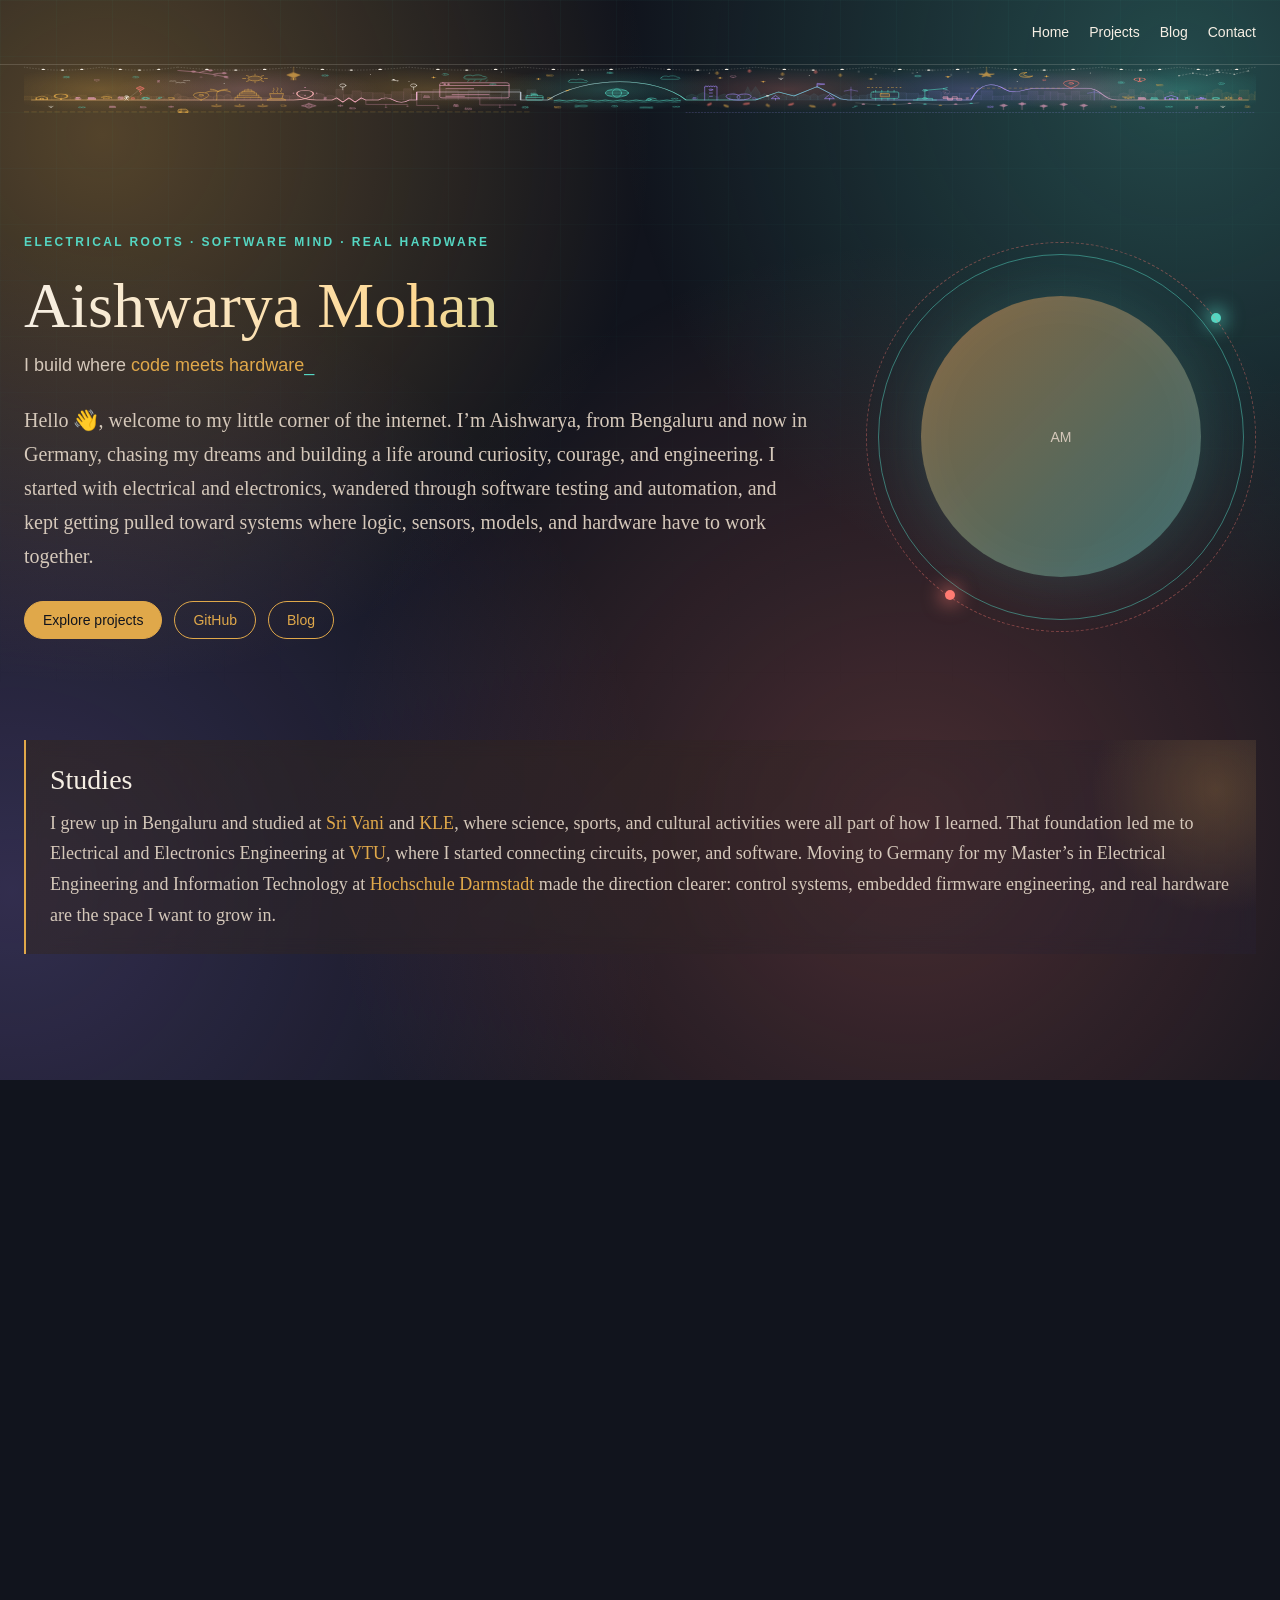
<file: index.html>
<!DOCTYPE html>
<!-- This file is the page the browser shows. -->
<html lang="en">
  <head>
    <meta charset="UTF-8" />
    <meta name="viewport" content="width=device-width, initial-scale=1.0" />
    <!-- Short text that search engines and link previews can show. -->
    <meta
      name="description"
      content="Personal website of Aishwarya Mohan, focused on embedded firmware engineering, control, machine learning, AI technologies, and real hardware."
    />
    <title>Aishwarya Mohan</title>
    <!-- style.css holds the colours and layout. -->
    <link rel="stylesheet" href="style.css" />
  </head>
  <body>
    <!-- Top bar: the page links. The name is the heading below. -->
    <header class="nav">
      <nav class="nav-links">
        <!-- Home stays on this file. The others open their own pages. -->
        <a href="index.html">Home</a>
        <a href="projects.html">Projects</a>
        <a href="blog.html">Blog</a>
        <a href="contact.html">Contact</a>
      </nav>
    </header>

    <!-- Roof: ONE line that tells my story, left to right.            -->
    <!-- Bengaluru -> electrical roots -> first code -> travel ->        -->
    <!-- Darmstadt -> hikes -> firmware -> robots -> control -> next?   -->
    <!-- A spark runs along the line and draws it, then it starts again. -->
    <div class="roof" aria-hidden="true">
      <svg viewBox="-200 0 1600 180" class="roof-art">
        <defs>
          <!-- The line slowly changes colour along the journey. -->
          <linearGradient id="life-gradient" gradientUnits="userSpaceOnUse" x1="-200" y1="0" x2="1400" y2="0">
            <stop offset="0" stop-color="#e0a84a" />
            <stop offset="0.3" stop-color="#f3a6c6" />
            <stop offset="0.55" stop-color="#55d6c2" />
            <stop offset="0.8" stop-color="#a98bff" />
            <stop offset="1" stop-color="#e0a84a" />
          </linearGradient>
          <!-- One sparkle shape, reused below. -->
          <path id="star" d="M0 -4 L1 -1 L4 0 L1 1 L0 4 L-1 1 L-4 0 L-1 -1 Z" />
          <!-- Only show the sea inside this box. -->
          <clipPath id="sea-clip">
            <rect x="488" y="124" width="165" height="16" />
          </clipPath>
        </defs>

        <!-- ===== BACK LAYER: depth behind everything ===== -->
        <defs>
          <radialGradient id="wash-rose">
            <stop offset="0" stop-color="#f3a6c6" stop-opacity="0.22" />
            <stop offset="1" stop-color="#f3a6c6" stop-opacity="0" />
          </radialGradient>
          <radialGradient id="wash-gold">
            <stop offset="0" stop-color="#e0a84a" stop-opacity="0.22" />
            <stop offset="1" stop-color="#e0a84a" stop-opacity="0" />
          </radialGradient>
          <radialGradient id="wash-teal">
            <stop offset="0" stop-color="#55d6c2" stop-opacity="0.22" />
            <stop offset="1" stop-color="#55d6c2" stop-opacity="0" />
          </radialGradient>
          <radialGradient id="wash-coral">
            <stop offset="0" stop-color="#ff7b72" stop-opacity="0.22" />
            <stop offset="1" stop-color="#ff7b72" stop-opacity="0" />
          </radialGradient>
          <radialGradient id="wash-violet">
            <stop offset="0" stop-color="#a98bff" stop-opacity="0.22" />
            <stop offset="1" stop-color="#a98bff" stop-opacity="0" />
          </radialGradient>
          <!-- Vehicles only show on their own road or track. -->
          <clipPath id="road-clip"><rect x="-200" y="160" width="660" height="20" /></clipPath>
          <clipPath id="track-clip"><rect x="660" y="160" width="740" height="20" /></clipPath>
        </defs>

        <!-- Soft colour per season: spring, summer, monsoon, autumn, winter. -->
        <g class="washes">
          <ellipse class="wash" style="--i: 0" cx="90" cy="90" rx="170" ry="85" fill="url(#wash-rose)" />
          <ellipse class="wash" style="--i: 1" cx="330" cy="90" rx="170" ry="85" fill="url(#wash-gold)" />
          <ellipse class="wash" style="--i: 2" cx="560" cy="90" rx="150" ry="85" fill="url(#wash-teal)" />
          <ellipse class="wash" style="--i: 3" cx="790" cy="90" rx="170" ry="85" fill="url(#wash-coral)" />
          <ellipse class="wash" style="--i: 4" cx="1030" cy="90" rx="170" ry="85" fill="url(#wash-violet)" />
          <ellipse class="wash" style="--i: 5" cx="1180" cy="90" rx="120" ry="85" fill="url(#wash-rose)" />
        </g>

        <!-- One faint skyline from home to Germany. -->
        <path class="skyline" d="M0 130 V120 q6.5 -10 13 0 V130 V121 h8 V130 V117 h9 V130 V119 q8 -10 16 0 V130 V116 q7 -10 14 0 V130 V114 q4.5 -10 9 0 V130 V119 h9 V130 V113 h8 V130 V119 q4 -10 8 0 V130 V118 q5 -10 10 0 V130 V121 h16 V130 V109 h16 V130 V113 h9 V130 V117 q5.5 -10 11 0 V130 V113 q4.5 -10 9 0 V130 V115 h11 V130 V110 q7 -10 14 0 V130 V117 q7.5 -10 15 0 V130 V90 h10 V130 V110 h11 V130 V96 h12 V130 V102 h15 V130 V103 h15 V130 V109 h9 V130 V99 h16 V130 V88 h10 V130 V108 h13 V130 V99 h15 V130 V91 h8 V130 V88 h9 V130 V94 h16 V130 V102 h13 V130 V93 h13 V130 V94 h15 V130 V110 h15 V130 V104 h9 V130 V90 h15 V130 V111 h9 V130 V92 h12 V130 H660 V116 l7.5 -8 l7.5 8 V130 V110 l7 -8 l7 8 V130 V120 l6.5 -8 l6.5 8 V130 V115 l7.5 -8 l7.5 8 V130 V111 l5 -8 l5 8 V130 V113 l4.5 -8 l4.5 8 V130 V104 l4 -24 l4 24 V130 V104 l6 -24 l6 24 V130 V114 l5.5 -8 l5.5 8 V130 V113 l7 -8 l7 8 V130 V118 l4.5 -8 l4.5 8 V130 V114 l7.5 -8 l7.5 8 V130 V116 l8 -8 l8 8 V130 V114 l5 -8 l5 8 V130 V116 l8 -8 l8 8 V130 V115 l7 -8 l7 8 V130 V117 l7 -8 l7 8 V130 V119 l5 -8 l5 8 V130 V112 h10 V130 V109 h11 V130 V101 h8 V130 V108 h10 V130 V116 h12 V130 V103 h10 V130 V105 h16 V130 V112 h13 V130 V97 h16 V130 V102 h8 V130 V104 h16 V130 V104 h14 V130 V113 h14 V130 V96 h15 V130 V115 h14 V130 V114 h11 V130 V102 h11 V130 V113 h10 V130 V97 h13 V130 V113 h8 V130 V98 h8 V130 V99 h10 V130 V105 h9 V130 V114 h8 V130 V97 h11 V130 V112 h14 V130 V105 h12 V130 V101 h13 V130 V130 H0 Z" />

        <!-- More tiny stars to fill the sky. -->
        <circle class="dot-star" style="--i: 0" cx="60" cy="70" r="0.9" />
        <circle class="dot-star" style="--i: 1" cx="250" cy="36" r="0.9" />
        <circle class="dot-star" style="--i: 2" cx="420" cy="26" r="0.9" />
        <circle class="dot-star" style="--i: 3" cx="520" cy="34" r="0.9" />
        <circle class="dot-star" style="--i: 4" cx="690" cy="30" r="0.9" />
        <circle class="dot-star" style="--i: 5" cx="820" cy="38" r="0.9" />
        <circle class="dot-star" style="--i: 6" cx="960" cy="28" r="0.9" />
        <circle class="dot-star" style="--i: 7" cx="1090" cy="60" r="0.9" />
        <circle class="dot-star" style="--i: 8" cx="1185" cy="30" r="0.9" />
        <circle class="dot-star" style="--i: 9" cx="300" cy="60" r="0.9" />

        <!-- Wind turbines: clean energy, they keep turning. -->
        <g class="violet">
          <g class="turbine">
            <path d="M874 130 V92" />
            <g class="blades" style="--i: 0; transform-origin: 874px 92px">
              <path d="M874 92 V82 M874 92 L882.7 97 M874 92 L865.3 97" />
            </g>
          </g>
          <g class="turbine">
            <path d="M1190 130 V100" />
            <g class="blades" style="--i: 1; transform-origin: 1190px 100px">
              <path d="M1190 100 V90 M1190 100 L1198.7 105 M1190 100 L1181.3 105" />
            </g>
          </g>
        </g>

        <!-- A flock of birds crossing the whole sky. -->
        <path id="bird-route" d="M-40 70 C300 30 600 80 1240 40" stroke="none" />
        <g class="birds">
          <path class="bird" d="M0 0 q3 -3 6 0 q3 -3 6 0" />
          <path class="bird" style="--i: 1" d="M10 -8 q2 -2 4 0 q2 -2 4 0" />
          <path class="bird" style="--i: 2" d="M-8 -6 q2 -2 4 0 q2 -2 4 0" />
          <animateMotion dur="40s" repeatCount="indefinite">
            <mpath href="#bird-route" />
          </animateMotion>
        </g>

        <!-- Ground: a Bangalore road with an auto-rickshaw, German tracks with a train. -->
        <path class="road" d="M-200 174 H460" />
        <g clip-path="url(#road-clip)">
          <g class="auto">
            <path d="M0 174 V167 Q0 164 4 164 H10 L13 169 V174 Z M4 164 V174" />
            <circle cx="2.5" cy="175" r="1.6" />
            <circle cx="11" cy="175" r="1.6" />
          </g>
        </g>
        <path class="track" d="M660 175 H1400" />
        <g clip-path="url(#track-clip)">
          <g class="train">
            <path d="M0 173 V167 H16 V173 Z M18 173 V167 H34 V173 Z M36 173 V167 H48 Q54 167 56 173 Z" />
            <path d="M3 169 H13 M21 169 H31 M39 169 H48" />
          </g>
        </g>

        <!-- Jasmine (mallige) garland: the roof trim, from home. -->
        <path class="garland" d="M0 8 Q75 30 150 8 Q225 30 300 8 Q375 30 450 8 Q525 30 600 8 Q675 30 750 8 Q825 30 900 8 Q975 30 1050 8 Q1125 30 1200 8" />
        <g class="buds">
          <circle class="bud" style="--i: 0" cx="37.5" cy="16.25" r="2.4" />
          <circle class="bud" style="--i: 1" cx="75" cy="19" r="2.4" />
          <circle class="bud" style="--i: 2" cx="112.5" cy="16.25" r="2.4" />
          <circle class="bud" style="--i: 3" cx="187.5" cy="16.25" r="2.4" />
          <circle class="bud" style="--i: 4" cx="225" cy="19" r="2.4" />
          <circle class="bud" style="--i: 5" cx="262.5" cy="16.25" r="2.4" />
          <circle class="bud" style="--i: 6" cx="337.5" cy="16.25" r="2.4" />
          <circle class="bud" style="--i: 7" cx="375" cy="19" r="2.4" />
          <circle class="bud" style="--i: 8" cx="412.5" cy="16.25" r="2.4" />
          <circle class="bud" style="--i: 9" cx="487.5" cy="16.25" r="2.4" />
          <circle class="bud" style="--i: 10" cx="525" cy="19" r="2.4" />
          <circle class="bud" style="--i: 11" cx="562.5" cy="16.25" r="2.4" />
          <circle class="bud" style="--i: 12" cx="637.5" cy="16.25" r="2.4" />
          <circle class="bud" style="--i: 13" cx="675" cy="19" r="2.4" />
          <circle class="bud" style="--i: 14" cx="712.5" cy="16.25" r="2.4" />
          <circle class="bud" style="--i: 15" cx="787.5" cy="16.25" r="2.4" />
          <circle class="bud" style="--i: 16" cx="825" cy="19" r="2.4" />
          <circle class="bud" style="--i: 17" cx="862.5" cy="16.25" r="2.4" />
          <circle class="bud" style="--i: 18" cx="937.5" cy="16.25" r="2.4" />
          <circle class="bud" style="--i: 19" cx="975" cy="19" r="2.4" />
          <circle class="bud" style="--i: 20" cx="1012.5" cy="16.25" r="2.4" />
          <circle class="bud" style="--i: 21" cx="1087.5" cy="16.25" r="2.4" />
          <circle class="bud" style="--i: 22" cx="1125" cy="19" r="2.4" />
          <circle class="bud" style="--i: 23" cx="1162.5" cy="16.25" r="2.4" />
        </g>

        <!-- Sparkles in the sky. -->
        <use href="#star" class="twinkle" style="--i: 0" x="150" y="52" />
        <use href="#star" class="twinkle" style="--i: 1" x="332" y="46" />
        <use href="#star" class="twinkle" style="--i: 2" x="468" y="52" />
        <use href="#star" class="twinkle" style="--i: 3" x="704" y="48" />
        <use href="#star" class="twinkle" style="--i: 4" x="760" y="62" />
        <use href="#star" class="twinkle" style="--i: 5" x="900" y="52" />
        <use href="#star" class="twinkle" style="--i: 6" x="1000" y="44" />
        <use href="#star" class="twinkle" style="--i: 7" x="1128" y="42" />

        <!-- ===== MANY SMALL THINGS: tiny icons of my life ===== -->
        <defs>
          <symbol id="i-gear" viewBox="0 0 10 10"><circle cx="5" cy="5" r="2.5" /><path d="M5 0.5 V2 M5 8 V9.5 M0.5 5 H2 M8 5 H9.5 M1.8 1.8 L2.9 2.9 M7.1 7.1 L8.2 8.2 M8.2 1.8 L7.1 2.9 M2.9 7.1 L1.8 8.2" /></symbol>
          <symbol id="i-led" viewBox="0 0 10 10"><path d="M3 6 V4 A2 2 0 0 1 7 4 V6 Z M4 6 V10 M6 6 V9" /></symbol>
          <symbol id="i-cap" viewBox="0 0 10 10"><path d="M5 0 V4 M2 4 H8 M2 6 H8 M5 6 V10" /></symbol>
          <symbol id="i-battery" viewBox="0 0 10 10"><rect x="1" y="3" width="7" height="4" rx="0.5" /><path d="M8.5 4.3 V5.7 M3 4 V6" /></symbol>
          <symbol id="i-meter" viewBox="0 0 10 10"><rect x="2" y="0.5" width="6" height="9" rx="1" /><rect x="3" y="1.5" width="4" height="2.5" /><circle cx="5" cy="6.5" r="1.5" /></symbol>
          <symbol id="i-books" viewBox="0 0 10 10"><rect x="1" y="6.5" width="8" height="2.5" /><rect x="2" y="4" width="7" height="2.5" /><rect x="1.5" y="1.5" width="6" height="2.5" /></symbol>
          <symbol id="i-gradcap" viewBox="0 0 10 10"><path d="M0 4 L5 1.5 L10 4 L5 6.5 Z M2.5 5.2 V7.5 Q5 9 7.5 7.5 V5.2 M10 4 V7" /></symbol>
          <symbol id="i-laptop" viewBox="0 0 10 10"><rect x="2" y="1.5" width="6" height="5" rx="0.5" /><path d="M0.5 8.5 H9.5 L8.5 6.5 H1.5 Z" /></symbol>
          <symbol id="i-camera" viewBox="0 0 10 10"><rect x="1" y="3" width="8" height="5.5" rx="1" /><circle cx="5" cy="5.7" r="1.8" /><path d="M3.5 3 L4.2 1.8 H5.8 L6.5 3" /></symbol>
          <symbol id="i-passport" viewBox="0 0 10 10"><rect x="2" y="0.5" width="6" height="9" rx="0.8" /><circle cx="5" cy="4" r="1.6" /><path d="M3.5 7 H6.5" /></symbol>
          <symbol id="i-compass" viewBox="0 0 10 10"><circle cx="5" cy="5" r="4" /><path d="M5 2 L6 5 L5 8 L4 5 Z" /></symbol>
          <symbol id="i-backpack" viewBox="0 0 10 10"><rect x="2" y="2.5" width="6" height="7" rx="2" /><path d="M3.5 2.5 V1.5 H6.5 V2.5" /><rect x="3.5" y="5.5" width="3" height="2" /></symbol>
          <symbol id="i-boot" viewBox="0 0 10 10"><path d="M3 1 H5.5 V5 L8.5 6.5 Q9.5 7 9.5 8.5 V9.5 H3 Z M3 7.5 H9.5" /></symbol>
          <symbol id="i-pawn" viewBox="0 0 10 10"><circle cx="5" cy="2.5" r="1.5" /><path d="M3.5 9.5 H6.5 M4 9.5 L4.4 5 H5.6 L6 9.5 M3.5 5 H6.5" /></symbol>
          <symbol id="i-shuttle" viewBox="0 0 10 10"><path d="M5 9 L2 2 M5 9 L8 2 M5 9 V1.5 M2.5 3.5 H7.5" /><circle cx="5" cy="9" r="0.8" /></symbol>
          <symbol id="i-goggles" viewBox="0 0 10 10"><circle cx="3" cy="5" r="2" /><circle cx="7" cy="5" r="2" /><path d="M1 5 H0 M9 5 H10" /></symbol>
          <symbol id="i-mug" viewBox="0 0 10 10"><path d="M2 2 H7 V8 Q7 9 6 9 H3 Q2 9 2 8 Z M7 3.5 Q9 3.5 9 5.5 Q9 7 7 7" /></symbol>
          <symbol id="i-heart" viewBox="0 0 10 10"><path d="M5 9 C1 6 0 4 2 2 C3.5 0.8 5 2 5 3 C5 2 6.5 0.8 8 2 C10 4 9 6 5 9 Z" /></symbol>
          <symbol id="i-plant" viewBox="0 0 10 10"><path d="M3 6 H7 L6.5 9.5 H3.5 Z M5 6 V3 M5 4 C3 4 2.5 2 2.5 1.5 C4 1.5 5 2.5 5 4 M5 3.5 C7 3.5 7.5 1.5 7.5 1 C6 1 5 2 5 3.5" /></symbol>
          <symbol id="i-bike" viewBox="0 0 10 10"><circle cx="2.5" cy="7" r="2" /><circle cx="7.5" cy="7" r="2" /><path d="M2.5 7 L4.5 3.5 H7 L7.5 7 M4.5 3.5 L5.5 7 L7 3.5 M4 2.5 H5.5" /></symbol>
          <symbol id="i-umbrella" viewBox="0 0 10 10"><path d="M1 5 Q5 0 9 5 Z M5 5 V8.5 Q5 9.5 4 9.5" /></symbol>
          <symbol id="i-ticket" viewBox="0 0 10 10"><rect x="0.5" y="2.5" width="9" height="5" rx="0.6" /><path d="M6.5 2.5 V7.5 M2 4.5 H5 M2 6 H4" /></symbol>
          <symbol id="i-scope" viewBox="0 0 10 10"><rect x="0.5" y="1.5" width="9" height="7" rx="1" /><path d="M1.5 5 H3 L4 3 L5 7 L6 3 L7 5 H8.5" /></symbol>
          <symbol id="i-house" viewBox="0 0 10 10"><path d="M1 5 L5 1.5 L9 5 V9.5 H1 Z M4 9.5 V6.5 H6 V9.5" /></symbol>
          <symbol id="i-tree" viewBox="0 0 10 10"><circle cx="5" cy="4" r="3.5" /><path d="M5 7.5 V9.8" /></symbol>
          <symbol id="i-balloon" viewBox="0 0 10 10"><path d="M5 0.5 C8 0.5 9 3 9 4.5 C9 6.5 6.5 7.5 6 8 H4 C3.5 7.5 1 6.5 1 4.5 C1 3 2 0.5 5 0.5 Z M4 8 L4.3 9.5 H5.7 L6 8 M5 0.5 V8" /></symbol>
          <symbol id="i-wrench" viewBox="0 0 10 10"><path d="M2 8.5 L6 4.5 M6 4.5 A2.2 2.2 0 1 1 8.5 2 L7 3.5" /></symbol>
          <symbol id="i-chip" viewBox="0 0 10 10"><rect x="2.5" y="2.5" width="5" height="5" /><path d="M4 2.5 V1 M6 2.5 V1 M4 7.5 V9 M6 7.5 V9 M2.5 4 H1 M2.5 6 H1 M7.5 4 H9 M7.5 6 H9" /></symbol>
        </defs>
          <ellipse class="wash" style="--i: 6" cx="-100" cy="90" rx="140" ry="85" fill="url(#wash-gold)" />
          <ellipse class="wash" style="--i: 7" cx="1300" cy="90" rx="140" ry="85" fill="url(#wash-teal)" />
          <path class="skyline" d="M-200 130 V116 h10 V130 V117 h13 V130 V115 l6.5 -6 l6.5 6 V130 V116 h13 V130 V112 l5.5 -6 l5.5 6 V130 V120 l5 -6 l5 6 V130 V112 h11 V130 V124 h12 V130 V117 h10 V130 V114 l5.5 -6 l5.5 6 V130 V116 l3.5 -6 l3.5 6 V130 V121 h7 V130 V124 h11 V130 V117 h9 V130 V116 l4 -6 l4 6 V130 V117 l4.5 -6 l4.5 6 V130 V117 h7 V130 V116 h10 V130 V123 h13 V130 V112 l4.5 -6 l4.5 6 V130 V130 H-200 Z" />
          <path class="skyline" d="M1200 130 V118 l4.5 -6 l4.5 6 V130 V115 h13 V130 V109 l6.5 -6 l6.5 6 V130 V91 h7 V130 V112 h8 V130 V103 l3.5 -6 l3.5 6 V130 V106 h12 V130 V98 l5.5 -6 l5.5 6 V130 V110 l6 -6 l6 6 V130 V108 l4.5 -6 l4.5 6 V130 V94 h10 V130 V111 h8 V130 V117 h7 V130 V113 h10 V130 V104 h8 V130 V94 l6 -6 l6 6 V130 V106 l6 -6 l6 6 V130 V112 l5 -6 l5 6 V130 V93 h13 V130 V112 l3.5 -6 l3.5 6 V130 V99 h13 V130 V130 H1200 Z" />
          <path class="garland" d="M-200 8 Q-150 30 -100 8 Q-50 30 0 8 M1200 8 Q1250 30 1300 8 Q1350 30 1400 8" />
          <circle class="bud" style="--i: 40" cx="-175" cy="16.25" r="2.2" />
          <circle class="bud" style="--i: 41" cx="-150" cy="19" r="2.2" />
          <circle class="bud" style="--i: 42" cx="-125" cy="16.25" r="2.2" />
          <circle class="bud" style="--i: 43" cx="-75" cy="16.25" r="2.2" />
          <circle class="bud" style="--i: 44" cx="-50" cy="19" r="2.2" />
          <circle class="bud" style="--i: 45" cx="-25" cy="16.25" r="2.2" />
          <circle class="bud" style="--i: 46" cx="1225" cy="16.25" r="2.2" />
          <circle class="bud" style="--i: 47" cx="1250" cy="19" r="2.2" />
          <circle class="bud" style="--i: 48" cx="1275" cy="16.25" r="2.2" />
          <circle class="bud" style="--i: 49" cx="1325" cy="16.25" r="2.2" />
          <circle class="bud" style="--i: 50" cx="1350" cy="19" r="2.2" />
          <circle class="bud" style="--i: 51" cx="1375" cy="16.25" r="2.2" />

        <!-- Childhood (left): home, mango tree, school, first tools. -->
        <g class="icons">
          <use href="#i-house" class="small gold" style="--i: 0" x="-186" y="112" width="18" height="18" />
          <use href="#i-tree" class="small sway-small gold" style="--i: 0" x="-164" y="106" width="24" height="24" />
          <use href="#i-backpack" class="small rose" style="--i: 0" x="-136" y="118" width="12" height="12" />
          <use href="#i-books" class="small rose" style="--i: 0" x="-118" y="118" width="12" height="12" />
          <use href="#i-gradcap" class="small gold" style="--i: 0" x="-100" y="114" width="14" height="14" />
          <use href="#i-meter" class="small rose" style="--i: 0" x="-80" y="117" width="12" height="12" />
          <use href="#i-led" class="small blink coral" style="--i: 1" x="-64" y="118" width="11" height="11" />
          <use href="#i-chip" class="small teal" style="--i: 0" x="-48" y="118" width="12" height="12" />
          <use href="#i-wrench" class="small teal" style="--i: 0" x="-30" y="118" width="11" height="11" />
          <use href="#i-mug" class="small gold" style="--i: 0" x="-14" y="118" width="11" height="11" />
          <use href="#i-gear" class="tiny teal" style="--i: 0" x="-150" y="40" width="10" height="10" />
          <use href="#i-heart" class="tiny pulse rose" style="--i: 0" x="-110" y="52" width="9" height="9" />
          <use href="#i-compass" class="tiny teal" style="--i: 0" x="-60" y="40" width="10" height="10" />
          <use href="#i-pawn" class="tiny rose" style="--i: 0" x="-30" y="56" width="9" height="9" />
          <use href="#i-shuttle" class="tiny cream" style="--i: 0" x="-170" y="150" width="10" height="10" />
          <use href="#i-goggles" class="tiny teal" style="--i: 0" x="-130" y="152" width="10" height="10" />
          <use href="#i-books" class="tiny rose" style="--i: 0" x="-90" y="150" width="10" height="10" />
          <use href="#i-battery" class="tiny rose" style="--i: 0" x="-50" y="152" width="10" height="10" />
          <use href="#i-cap" class="tiny rose" style="--i: 0" x="-14" y="150" width="10" height="10" />

        <!-- Future (right): Master's, books, a home, a plant, a bike, dreams in the sky. -->
          <use href="#i-gradcap" class="small toss gold" style="--i: 0" x="1226" y="112" width="16" height="16" />
          <use href="#i-books" class="small rose" style="--i: 0" x="1246" y="118" width="12" height="12" />
          <use href="#i-laptop" class="small teal" style="--i: 0" x="1262" y="118" width="12" height="12" />
          <use href="#i-house" class="small violet" style="--i: 0" x="1280" y="110" width="20" height="20" />
          <use href="#i-heart" class="tiny pulse rose" style="--i: 0" x="1286" y="98" width="8" height="8" />
          <use href="#i-plant" class="small sway-small teal" style="--i: 0" x="1304" y="116" width="14" height="14" />
          <use href="#i-bike" class="small violet" style="--i: 0" x="1322" y="116" width="14" height="14" />
          <use href="#i-chip" class="small teal" style="--i: 0" x="1342" y="118" width="12" height="12" />
          <use href="#i-gear" class="small spin-small gold" style="--i: 0" x="1358" y="116" width="13" height="13" />
          <use href="#i-led" class="small blink coral" style="--i: 2" x="1374" y="118" width="11" height="11" />
          <use href="#i-balloon" class="small float coral" style="--i: 0" x="1240" y="46" width="18" height="18" />
          <use href="#i-camera" class="tiny teal" style="--i: 0" x="1220" y="60" width="10" height="10" />
          <use href="#i-ticket" class="tiny gold" style="--i: 0" x="1270" y="70" width="10" height="10" />
          <use href="#i-compass" class="tiny teal" style="--i: 0" x="1350" y="64" width="10" height="10" />
          <use href="#i-mug" class="tiny gold" style="--i: 0" x="1210" y="150" width="10" height="10" />
          <use href="#i-boot" class="tiny violet" style="--i: 0" x="1246" y="152" width="10" height="10" />
          <use href="#i-goggles" class="tiny teal" style="--i: 0" x="1282" y="150" width="10" height="10" />
          <use href="#i-pawn" class="tiny rose" style="--i: 0" x="1318" y="152" width="10" height="10" />
          <use href="#i-shuttle" class="tiny cream" style="--i: 0" x="1352" y="150" width="10" height="10" />
          <use href="#i-passport" class="tiny gold" style="--i: 0" x="1384" y="150" width="10" height="10" />
          <g class="constellation">
            <path d="M1300 40 L1318 30 L1336 38 L1352 26 L1372 34 L1390 22" />
            <circle cx="1300" cy="40" r="1.4" /><circle cx="1318" cy="30" r="1.4" /><circle cx="1336" cy="38" r="1.4" />
            <circle cx="1352" cy="26" r="1.4" /><circle cx="1372" cy="34" r="1.4" /><circle cx="1390" cy="22" r="1.4" />
          </g>
          <use href="#star" class="twinkle" style="--i: 3" x="1394" y="124" />

        <!-- Small things in every gap along the way. -->
          <use href="#i-gear" class="tiny teal" style="--i: 0" x="186" y="34" width="10" height="10" />
          <use href="#i-compass" class="tiny teal" style="--i: 1" x="342" y="30" width="10" height="10" />
          <use href="#i-ticket" class="tiny gold" style="--i: 2" x="478" y="34" width="10" height="10" />
          <use href="#i-camera" class="tiny teal" style="--i: 3" x="556" y="24" width="10" height="10" />
          <use href="#i-umbrella" class="tiny teal" style="--i: 4" x="404" y="66" width="10" height="10" />
          <use href="#i-heart" class="tiny rose" style="--i: 5" x="716" y="38" width="10" height="10" />
          <use href="#i-shuttle" class="tiny cream" style="--i: 6" x="778" y="46" width="10" height="10" />
          <use href="#i-chip" class="tiny teal" style="--i: 7" x="956" y="36" width="10" height="10" />
          <use href="#i-led" class="tiny coral" style="--i: 8" x="1120" y="50" width="10" height="10" />
          <use href="#i-pawn" class="tiny rose" style="--i: 9" x="186" y="119" width="10" height="10" />
          <use href="#i-laptop" class="tiny rose" style="--i: 10" x="318" y="112" width="10" height="10" />
          <use href="#i-camera" class="tiny teal" style="--i: 11" x="457" y="102" width="10" height="10" />
          <use href="#i-passport" class="tiny gold" style="--i: 12" x="478" y="119" width="10" height="10" />
          <use href="#i-backpack" class="tiny violet" style="--i: 13" x="666" y="119" width="10" height="10" />
          <use href="#i-boot" class="tiny violet" style="--i: 14" x="744" y="119" width="10" height="10" />
          <use href="#i-pawn" class="tiny rose" style="--i: 15" x="1020" y="119" width="10" height="10" />
          <use href="#i-goggles" class="tiny teal" style="--i: 16" x="640" y="120" width="10" height="10" />
          <use href="#i-mug" class="tiny gold" style="--i: 17" x="132" y="146" width="10" height="10" />
          <use href="#i-cap" class="tiny rose" style="--i: 18" x="206" y="146" width="10" height="10" />
          <use href="#i-battery" class="tiny rose" style="--i: 19" x="222" y="156" width="10" height="10" />
          <use href="#i-meter" class="tiny rose" style="--i: 20" x="356" y="146" width="10" height="10" />
          <use href="#i-scope" class="tiny rose" style="--i: 21" x="372" y="158" width="10" height="10" />
          <use href="#i-gear" class="tiny teal" style="--i: 22" x="446" y="152" width="10" height="10" />
          <use href="#i-ticket" class="tiny gold" style="--i: 23" x="488" y="152" width="10" height="10" />
          <use href="#i-compass" class="tiny teal" style="--i: 24" x="562" y="148" width="10" height="10" />
          <use href="#i-goggles" class="tiny teal" style="--i: 25" x="642" y="150" width="10" height="10" />
          <use href="#i-wrench" class="tiny teal" style="--i: 26" x="874" y="150" width="10" height="10" />
          <use href="#i-gear" class="tiny violet" style="--i: 27" x="1050" y="150" width="10" height="10" />
        </g>

        <!-- ===== SEASONS AND FESTIVALS around the whole year ===== -->
        <defs>
          <path id="leaf" d="M0 -4 C3 -2 3 2 0 4 C-3 2 -3 -2 0 -4 Z M0 -4 V4" />
          <circle id="flake" r="1.3" />
          <ellipse id="petal" rx="2" ry="1.2" />
        </defs>

        <g class="seasons">
          <!-- Spring: a blossom branch from the top corner, petals drifting down. -->
          <g class="rose">
            <path d="M0 20 C20 24 40 30 62 44 M28 28 C32 22 38 20 42 20 M46 34 C50 30 56 30 60 30" />
            <circle class="blossom" cx="42" cy="20" r="2.4" />
            <circle class="blossom" cx="60" cy="30" r="2.4" />
            <circle class="blossom" cx="62" cy="44" r="2.4" />
            <circle class="blossom" cx="20" cy="24" r="2.4" />
          <use href="#petal" class="petal-fall" style="--i: 0" x="30" y="44" />
          <use href="#petal" class="petal-fall" style="--i: 1" x="48" y="40" />
          <use href="#petal" class="petal-fall" style="--i: 2" x="64" y="48" />
          </g>

          <!-- Diwali: a lantern (akash kandil) hangs from the garland. -->
          <g class="gold lantern">
            <path d="M150 8 V28" />
            <path class="lantern-body" d="M150 28 L158 37 L150 48 L142 37 Z M142 37 H158" />
            <path d="M147 48 V55 M150 48 V57 M153 48 V55" />
          </g>

          <!-- Diwali: three diyas (oil lamps) with flickering flames. -->
          <g class="gold">
            <path d="M44 152 Q50 158 56 152 Z M74 152 Q80 158 86 152 Z M104 152 Q110 158 116 152 Z" />
            <path class="flame" d="M50 150 C48 147 50 144 50 142 C50 144 52 147 50 150 Z" />
            <path class="flame" style="animation-delay: -0.3s" d="M80 150 C78 147 80 144 80 142 C80 144 82 147 80 150 Z" />
            <path class="flame" style="animation-delay: -0.6s" d="M110 150 C108 147 110 144 110 142 C110 144 112 147 110 150 Z" />
          </g>

          <!-- Rangoli under the kolam loop, drawn again and again. -->
          <g class="rose">
            <path class="rangoli" pathLength="1" d="M170 142 C176 147 176 155 170 160 C164 155 164 147 170 142 Z M161 151 C166 145 174 145 179 151 C174 157 166 157 161 151 Z" />
            <circle class="rangoli-dot" cx="170" cy="151" r="1.4" />
          </g>

          <!-- Monsoon: a rain cloud over the code window. -->
          <g class="teal">
            <path d="M372 44 a6 6 0 0 1 11 -4 a7 7 0 0 1 13 2 a5 5 0 0 1 0 10 H375 a5 5 0 0 1 -3 -8 Z" />
            <path class="rain" style="--i: 0" d="M378 56 l-2 5" />
            <path class="rain" style="--i: 1" d="M386 56 l-2 5" />
            <path class="rain" style="--i: 2" d="M394 56 l-2 5" />
            <path class="rain" style="--i: 3" d="M402 56 l-2 5" />
          </g>

          <!-- Electrical roots: circuit traces grow down from the line. -->
          <g class="rose roots">
            <path d="M244 131 V146 H270 V158 M270 146 H298 V154 M310 131 V150 H338 V160 M392 122 V148 H418 V158 M418 148 H438" />
            <circle class="node" style="--i: 0" cx="270" cy="158" r="1.6" />
            <circle class="node" style="--i: 1" cx="298" cy="154" r="1.6" />
            <circle class="node" style="--i: 2" cx="338" cy="160" r="1.6" />
            <circle class="node" style="--i: 3" cx="418" cy="158" r="1.6" />
            <circle class="node" style="--i: 4" cx="438" cy="148" r="1.6" />
          </g>

          <!-- Festive fireworks. -->
          <g transform="translate(432 42)"><g class="firework gold" style="--i: 0"><path d="M0 -4 V-10 M0 4 V10 M-4 0 H-10 M4 0 H10 M3 -3 L7 -7 M-3 3 L-7 7 M3 3 L7 7 M-3 -3 L-7 -7" /></g></g>
          <g transform="translate(872 40)"><g class="firework rose" style="--i: 1"><path d="M0 -4 V-10 M0 4 V10 M-4 0 H-10 M4 0 H10 M3 -3 L7 -7 M-3 3 L-7 7 M3 3 L7 7 M-3 -3 L-7 -7" /></g></g>

          <!-- Fish swimming under the sea. -->
          <g class="teal">
            <path class="fish" d="M520 152 C524 149 529 149 532 152 C529 155 524 155 520 152 Z M520 152 L516 149 V155 Z" />
            <path class="fish fish-back" d="M600 158 C604 155 609 155 612 158 C609 161 604 161 600 158 Z M612 158 L616 155 V161 Z" />
          </g>

          <!-- Autumn: leaves fall over the hills and lie on the ground. -->
          <g class="autumn">
          <use href="#leaf" class="leaf-fall" style="--i: 0" x="700" y="30" />
          <use href="#leaf" class="leaf-fall" style="--i: 1" x="742" y="22" />
          <use href="#leaf" class="leaf-fall" style="--i: 2" x="785" y="34" />
          <use href="#leaf" class="leaf-fall" style="--i: 3" x="828" y="26" />
          <use href="#leaf" class="leaf-fall" style="--i: 4" x="860" y="38" />
          <use href="#leaf" class="leaf-ground" x="690" y="146" transform="rotate(30 690 146)" />
          <use href="#leaf" class="leaf-ground" x="712" y="152" transform="rotate(-40 712 152)" />
          <use href="#leaf" class="leaf-ground" x="738" y="144" transform="rotate(70 738 144)" />
          <use href="#leaf" class="leaf-ground" x="766" y="150" transform="rotate(-20 766 150)" />
          <use href="#leaf" class="leaf-ground" x="796" y="146" transform="rotate(50 796 146)" />
          <use href="#leaf" class="leaf-ground" x="824" y="153" transform="rotate(-60 824 153)" />
          <use href="#leaf" class="leaf-ground" x="852" y="147" transform="rotate(15 852 147)" />
          </g>

          <!-- Winter: snow falls, and Christmas lights hang under the line. -->
          <g class="cream">
          <use href="#flake" class="snow" style="--i: 0" x="884" y="24" />
          <use href="#flake" class="snow" style="--i: 1" x="906" y="34" />
          <use href="#flake" class="snow" style="--i: 2" x="930" y="22" />
          <use href="#flake" class="snow" style="--i: 3" x="954" y="30" />
          <use href="#flake" class="snow" style="--i: 4" x="980" y="20" />
          <use href="#flake" class="snow" style="--i: 5" x="1004" y="36" />
          <use href="#flake" class="snow" style="--i: 6" x="1026" y="26" />
          <use href="#flake" class="snow" style="--i: 7" x="1044" y="32" />
          </g>
          <g class="lights">
            <path d="M880 140 Q920 154 960 140 Q1000 154 1040 140" />
          <circle class="bulb" style="--i: 0" cx="890" cy="145" r="2.2" />
          <circle class="bulb" style="--i: 1" cx="910" cy="149" r="2.2" />
          <circle class="bulb" style="--i: 2" cx="930" cy="145" r="2.2" />
          <circle class="bulb" style="--i: 3" cx="950" cy="142" r="2.2" />
          <circle class="bulb" style="--i: 4" cx="970" cy="145" r="2.2" />
          <circle class="bulb" style="--i: 5" cx="990" cy="149" r="2.2" />
          <circle class="bulb" style="--i: 6" cx="1010" cy="145" r="2.2" />
          <circle class="bulb" style="--i: 7" cx="1030" cy="142" r="2.2" />
          </g>

          <!-- Christmas star hanging from the garland. -->
          <g class="gold xmas-star">
            <path d="M1050 8 V26" />
            <path d="M1050 26 L1053 33 L1060 33 L1054 37 L1056 44 L1050 40 L1044 44 L1046 37 L1040 33 L1047 33 Z" />
          </g>

          <!-- Spring again at the end: new flowers bloom. Life goes on. -->
          <g class="rose">
          <g class="bloom" style="--i: 0">
            <path d="M1072 166 V154" />
            <circle cx="1072" cy="150" r="2" />
            <circle cx="1069" cy="150" r="1.6" /><circle cx="1075" cy="150" r="1.6" />
            <circle cx="1072" cy="147" r="1.6" /><circle cx="1072" cy="153" r="1.6" />
          </g>
          <g class="bloom" style="--i: 1">
            <path d="M1096 166 V148" />
            <circle cx="1096" cy="144" r="2" />
            <circle cx="1093" cy="144" r="1.6" /><circle cx="1099" cy="144" r="1.6" />
            <circle cx="1096" cy="141" r="1.6" /><circle cx="1096" cy="147" r="1.6" />
          </g>
          <g class="bloom" style="--i: 2">
            <path d="M1124 166 V156" />
            <circle cx="1124" cy="152" r="2" />
            <circle cx="1121" cy="152" r="1.6" /><circle cx="1127" cy="152" r="1.6" />
            <circle cx="1124" cy="149" r="1.6" /><circle cx="1124" cy="155" r="1.6" />
          </g>
          <g class="bloom" style="--i: 3">
            <path d="M1150 166 V150" />
            <circle cx="1150" cy="146" r="2" />
            <circle cx="1147" cy="146" r="1.6" /><circle cx="1153" cy="146" r="1.6" />
            <circle cx="1150" cy="143" r="1.6" /><circle cx="1150" cy="149" r="1.6" />
          </g>
          <g class="bloom" style="--i: 4">
            <path d="M1176 166 V154" />
            <circle cx="1176" cy="150" r="2" />
            <circle cx="1173" cy="150" r="1.6" /><circle cx="1179" cy="150" r="1.6" />
            <circle cx="1176" cy="147" r="1.6" /><circle cx="1176" cy="153" r="1.6" />
          </g>
          </g>
        </g>

        <!-- The life line: faint copy always there, bright copy drawn as she walks. -->
        <path id="life-line" class="line-ghost" d="M-190 130 H150 C175 130 185 95 165 95 C145 95 155 130 180 130 H200 L206 122 L214 138 L222 122 L230 138 L238 122 L244 130 H260 q10 -16 20 0 t20 0 H310 V100 H445 V130 H480 C530 40 620 40 660 130 H750 L780 100 L800 115 L830 80 L860 125 L870 130 H1030 C1042 60 1060 66 1074 90 S1100 84 1116 86 H1180 C1200 86 1200 130 1220 130 H1390" />
        <path class="line-live" pathLength="1" d="M-190 130 H150 C175 130 185 95 165 95 C145 95 155 130 180 130 H200 L206 122 L214 138 L222 122 L230 138 L238 122 L244 130 H260 q10 -16 20 0 t20 0 H310 V100 H445 V130 H480 C530 40 620 40 660 130 H750 L780 100 L800 115 L830 80 L860 125 L870 130 H1030 C1042 60 1060 66 1074 90 S1100 84 1116 86 H1180 C1200 86 1200 130 1220 130 H1390" />

        <!-- ===== 1. BENGALURU: home, sun, palm, temple tower, kaapi, kolam ===== -->
        <g class="gold">
          <path d="M30 130 C22 120 20 116 20 112 A10 10 0 0 1 40 112 C40 116 38 120 30 130 Z" />
          <circle cx="30" cy="112" r="3" />
          <g class="sun">
            <circle cx="100" cy="50" r="9" />
            <path d="M100 34 V38 M100 62 V66 M84 50 H88 M112 50 H116 M89 39 L92 42 M108 58 L111 61 M111 39 L108 42 M92 58 L89 61" />
          </g>
          <g class="palm">
            <path d="M50 130 C52 117 48 107 52 98 M52 98 C44 94 40 98 36 102 M52 98 C58 92 64 94 68 100 M52 98 C48 92 46 90 42 90 M52 98 C56 92 60 90 64 90" />
          </g>
          <path d="M74 130 V120 H108 V130 M77 120 V112 H105 V120 M80 112 V104 H102 V112 M83 104 V98 H99 V104 M86 98 V93 H96 V98 M91 93 V89" />
          <path d="M116 130 H140 L136 124 H120 Z M121 124 L119 106 H137 L135 124" />
          <path class="steam" style="--i: 0" d="M124 102 C121 96 127 92 124 86" />
          <path class="steam" style="--i: 1" d="M129 102 C126 96 132 92 129 84" />
          <path class="steam" style="--i: 2" d="M134 102 C131 96 137 92 134 86" />
        </g>
        <g class="rose kolam-dots">
          <circle cx="150" cy="104" r="1.3" />
          <circle cx="180" cy="104" r="1.3" />
          <circle cx="165" cy="84" r="1.3" />
          <circle cx="165" cy="112" r="1.3" />
        </g>

        <!-- ===== 2. ELECTRICAL ROOTS + badminton in the sky ===== -->
        <g class="cream">
          <ellipse cx="214" cy="76" rx="4" ry="6" />
          <path d="M214 82 V92" />
          <ellipse cx="306" cy="76" rx="4" ry="6" />
          <path d="M306 82 V92" />
          <path id="rally" d="M220 72 Q260 28 300 72" stroke="none" />
          <g class="shuttle">
            <path d="M0 0 L-7 -3 L-7 3 Z" />
            <circle cx="1" cy="0" r="1.5" />
            <animateMotion dur="3s" repeatCount="indefinite" rotate="auto" keyPoints="0;1;0" keyTimes="0;0.5;1" calcMode="linear">
              <mpath href="#rally" />
            </animateMotion>
          </g>
        </g>

        <!-- ===== 3. FIRST CODE: the line becomes a line of code ===== -->
        <g class="rose">
          <rect x="340" y="66" width="90" height="56" rx="4" />
          <path d="M340 76 H430" />
          <circle cx="346" cy="71" r="1.2" />
          <circle cx="351" cy="71" r="1.2" />
          <path class="typing" style="--i: 0" d="M348 88 H384" />
          <path class="typing" style="--i: 1" d="M356 110 H404" />
          <path class="typing" style="--i: 2" d="M348 116 H372" />
        </g>

        <!-- ===== 4. TRAVEL: suitcase, flight over a globe, the sea, a swim ===== -->
        <g class="teal">
          <rect x="452" y="114" width="22" height="16" rx="2" />
          <path d="M459 114 V110 H467 V114 M452 121 H474" />
          <circle cx="570" cy="104" r="15" />
          <ellipse class="globe-spin" cx="570" cy="104" rx="6" ry="15" />
          <path d="M555 104 H585 M558 96 H582 M558 112 H582" />
          <path class="cloud" d="M508 58 a5 5 0 0 1 9 -3 a6 6 0 0 1 11 2 a4 4 0 0 1 0 8 H510 a4 4 0 0 1 -2 -7 Z" />
          <path class="cloud" style="animation-delay: -4s" d="M628 46 a5 5 0 0 1 9 -3 a6 6 0 0 1 11 2 a4 4 0 0 1 0 8 H630 a4 4 0 0 1 -2 -7 Z" />
          <g clip-path="url(#sea-clip)">
            <path class="sea" d="M470 132 q5 -4 10 0 t10 0 t10 0 t10 0 t10 0 t10 0 t10 0 t10 0 t10 0 t10 0 t10 0 t10 0 t10 0 t10 0 t10 0 t10 0 t10 0 t10 0 t10 0" />
            <path class="sea sea-slow" d="M470 138 q5 -4 10 0 t10 0 t10 0 t10 0 t10 0 t10 0 t10 0 t10 0 t10 0 t10 0 t10 0 t10 0 t10 0 t10 0 t10 0 t10 0 t10 0 t10 0 t10 0" />
          </g>
          <g class="swimmer">
            <circle cx="612" cy="128" r="2.5" />
            <path class="swim-arm" d="M608 131 C608 122 616 120 621 126" />
          </g>
          <path id="flight" d="M480 130 C530 40 620 40 660 130" stroke="none" />
          <path class="plane" d="M-6 -2 L5 0 L-6 2 L-4 0 Z">
            <animateMotion dur="6s" repeatCount="indefinite" rotate="auto">
              <mpath href="#flight" />
            </animateMotion>
          </path>
        </g>

        <!-- ===== 5. DARMSTADT: Wedding Tower and a Brezel ===== -->
        <g class="violet">
          <path d="M684 130 V82 M700 130 V82 M684 82 a1.6 4 0 0 1 3.2 0 a1.6 4 0 0 1 3.2 0 a1.6 4 0 0 1 3.2 0 a1.6 4 0 0 1 3.2 0 a1.6 4 0 0 1 3.2 0 M690 104 H694 M690 116 H694" />
          <circle cx="692" cy="92" r="2.5" />
          <path d="M716 126 C708 118 712 106 722 108 C730 110 732 120 728 126 C724 120 726 110 734 108 C744 106 748 118 740 126 C734 132 722 132 716 126" />
        </g>

        <!-- ===== 6. HIKES: the line climbs the Odenwald hills ===== -->
        <g class="violet">
          <path class="flag" d="M830 80 V68 L840 71 L830 74" />
          <path d="M846 130 V124 M840 124 L846 110 L852 124 Z M776 130 V124 M771 124 L776 113 L781 124 Z" />
          <path id="trail" d="M750 130 L780 100 L800 115 L830 80" stroke="none" />
          <circle class="hiker" r="2.2">
            <animateMotion dur="6s" repeatCount="indefinite">
              <mpath href="#trail" />
            </animateMotion>
          </circle>
        </g>

        <!-- ===== 7. FIRMWARE: a chip soldered onto the line ===== -->
        <g class="teal">
          <rect x="900" y="100" width="36" height="24" rx="3" />
          <rect class="core" x="912" y="106" width="12" height="12" rx="1" />
          <path d="M906 124 V130 M914 124 V130 M922 124 V130 M930 124 V130 M906 100 V94 M914 100 V94 M922 100 V94 M930 100 V94" />
          <text class="bits" x="918" y="86">0110 1011</text>
        </g>

        <!-- ===== 8. ROBOTS & CHESS: the arm carries a knight to the board ===== -->
        <g class="teal">
          <path d="M955 130 H985 M960 130 V124 H980 V130" />
          <g class="arm-upper">
            <line x1="970" y1="124" x2="970" y2="94" />
            <circle cx="970" cy="124" r="3" />
            <g class="arm-lower">
              <circle cx="970" cy="94" r="3" />
              <line x1="970" y1="94" x2="994" y2="88" />
              <path d="M994 88 L999 84 M994 88 L999 92" />
              <g class="rose" transform="translate(992 92) scale(0.28)">
                <path d="M10 56 H34 M13 50 C13 40 18 36 20 30 C14 32 8 30 6 26 L4 22 C10 16 14 10 22 6 L22 2 L26 6 C34 8 38 18 36 30 C35 40 32 44 31 50" />
              </g>
            </g>
          </g>
        </g>
        <g class="rose board">
          <rect x="994" y="118" width="6" height="6" />
          <rect x="1006" y="118" width="6" height="6" />
          <rect x="1000" y="124" width="6" height="6" />
          <rect x="1012" y="124" width="6" height="6" />
        </g>

        <!-- ===== 9. CONTROL: the line settles on its target ===== -->
        <g class="gold">
          <path class="setpoint" d="M1030 86 H1150" />
          <g class="moon" transform="translate(36 2)">
            <path d="M1066 26 a9 9 0 1 0 8 13 a7 7 0 1 1 -8 -13 Z" />
          </g>
        </g>

        <!-- ===== 10. NEXT STOP? ===== -->
        <g class="coral pin">
          <path d="M1160 86 C1152 76 1150 72 1150 68 A10 10 0 0 1 1170 68 C1170 72 1168 76 1160 86 Z" />
          <circle cx="1160" cy="68" r="3" />
        </g>

        <!-- A person walks the whole life line, flying a kite: her dreams. -->
        <!-- Her feet are at 0,0, so animateMotion keeps her standing on the line. -->
        <g class="walker">
          <circle class="halo" cx="0" cy="-8" r="7" />
          <path class="kite-string" d="M3 -8 Q12 -26 18 -42" />
          <g class="kite">
            <path d="M18 -50 L23 -43 L18 -35 L13 -43 Z" />
            <path d="M18 -35 q-3 4 0 7 t0 7" />
          </g>
          <circle cx="0" cy="-13.5" r="2.3" />
          <path d="M0 -11 V-5 M0 -9 L3 -8 M0 -9 L-3 -6" />
          <path class="leg leg-a" d="M0 -5 L-2 0" />
          <path class="leg leg-b" d="M0 -5 L2 0" />
          <animateMotion dur="22s" repeatCount="indefinite" keyPoints="0;1;1" keyTimes="0;0.85;1" calcMode="linear">
            <mpath href="#life-line" />
          </animateMotion>
        </g>
      </svg>
    </div>

    <main class="page">
      <!-- Hero: the first thing a visitor reads. -->
      <!-- id="home" is the target of the Home link in the top bar. -->
      <section class="hero" id="home">
        <div class="hero-text">
          <p class="eyebrow">ELECTRICAL ROOTS · SOFTWARE MIND · REAL HARDWARE</p>
          <h1>Aishwarya Mohan</h1>
          <!-- JavaScript changes only the highlighted ending. -->
          <p class="role">
            I build where
            <span id="changing-focus">code meets hardware</span><span class="cursor">_</span>
          </p>

          <!-- Short welcome note for visitors. -->
          <p class="intro">
            Hello 👋, welcome to my little corner of the internet. I’m
            Aishwarya, from Bengaluru and now in Germany, chasing my dreams and building a life around
            curiosity, courage, and engineering. I started with electrical and
            electronics, wandered through software testing and automation, and
            kept getting pulled toward systems where logic, sensors, models, and
            hardware have to work together. 
          </p>

          <!-- Two buttons. A link styled to look like a button. -->
          <div class="hero-buttons">
            <a class="button button-main" href="projects.html">Explore projects</a>

            <a class="button" href="https://github.com/tech-believer">GitHub</a>
            <a class="button" href="blog.html">Blog</a>
          </div>
        </div>

        <!-- The animated rings connect the themes around the photo. -->
        <!-- When you have a picture, save it as photo.jpg -->
        <!-- and replace the line below with: <img src="photo.jpg" alt="Aishwarya Mohan"> -->
        <div class="portrait-system">
          <span class="orbit orbit-one" aria-hidden="true"></span>
          <span class="orbit orbit-two" aria-hidden="true"></span>
          <div class="photo">AM</div>
        </div>
      </section>

      <!-- Studies, work, and tools. Written as short notes, not a CV. -->
      <section class="story" id="studies">
        <h2>Studies</h2>
        <!-- A short story: where I come from, then where I am now. -->
        <p>
          I grew up in Bengaluru and studied at <strong>Sri Vani</strong> and
          <strong>KLE</strong>, where science, sports, and cultural activities
          were all part of how I learned. That foundation led me to Electrical
          and Electronics Engineering at <strong>VTU</strong>, where I started
          connecting circuits, power, and software. Moving to Germany for my
          Master’s in Electrical Engineering and Information Technology at
          <strong>Hochschule Darmstadt</strong> made the direction clearer:
          control systems, embedded firmware engineering, and real hardware are the space I
          want to grow in.
        </p>
      </section>

      <section class="story" id="work">
        <h2>Work</h2>
        <p>
          During my Bachelor’s, I first explored <em>machine learning</em>
          through an internship at <strong>DJI</strong>, where I built a
          PyTorch model for flight delay classification. In my final semesters,
          I also started as a trainee at <strong>Cognizant</strong>, writing
          automated tests for web applications and learning how software is
          checked before it reaches users.
        </p>
        <p>
          During my Master’s in Germany, the work became more connected to
          systems. At <strong>Panasonic Automotive</strong> I worked on system
          testing and also built <em>GenAI and RAG</em> prototypes for
          requirement processing. At <strong>Bosch</strong> I worked on control
          engineering, measurement data, a state-space model, C++ on STM32, and
          <em>CNN-based</em> image processing. At
          <strong>Neura Robotics</strong> I write C++ and ROS2 software so a
          robot hand can be commanded, read back, and brought up on real
          hardware.
        </p>
        <p>
          This is the direction I want to grow in: <em>embedded firmware engineering</em>, <em>control engineering</em>,
          <em>machine learning</em>,  <em>AI technologies</em> and <em>robotics</em>.
        </p>
      </section>

      <section class="story" id="tools">
        <h2>Tools and technologies</h2>
        <p>
          Day to day I write in C, C++, and Python. Models live in MATLAB and
          Simulink. On the board I use STM32 tools, and around the robot I use
          ROS 2, CMake, Git, and Docker. The comms include CAN, SPI, I2C,
          serial, and Modbus. I also use Arduino, Raspberry Pi, and Selenium,
          and for AI work I use PyTorch, Hugging Face models, and RAG
          pipelines built with n8n.
        </p>
        <!-- Small labels under the paragraph, so the tools are easy to scan. -->
        <ul class="chips">
          <li>C</li>
          <li>C++</li>
          <li>Python</li>
          <li>MATLAB</li>
          <li>Simulink</li>
          <li>STM32</li>
          <li>ROS 2</li>
          <li>Git</li>
          <li>Docker</li>
          <li>CMake</li>
          <li>Linux</li>
          <li>CAN</li>
          <li>SPI</li>
          <li>Modbus</li>
          <li>Arduino</li>
          <li>Raspberry Pi</li>
          <li>Selenium</li>
          <li>PyTorch</li>
          <li>GenAI / RAG</li>
          <li>n8n agents</li>
        </ul>
      </section>
    </main>
    <!-- A tiny script changes the highlighted engineering theme. -->
    <script src="script.js?v=scroll-repeat"></script>
  </body>
</html>
</file>
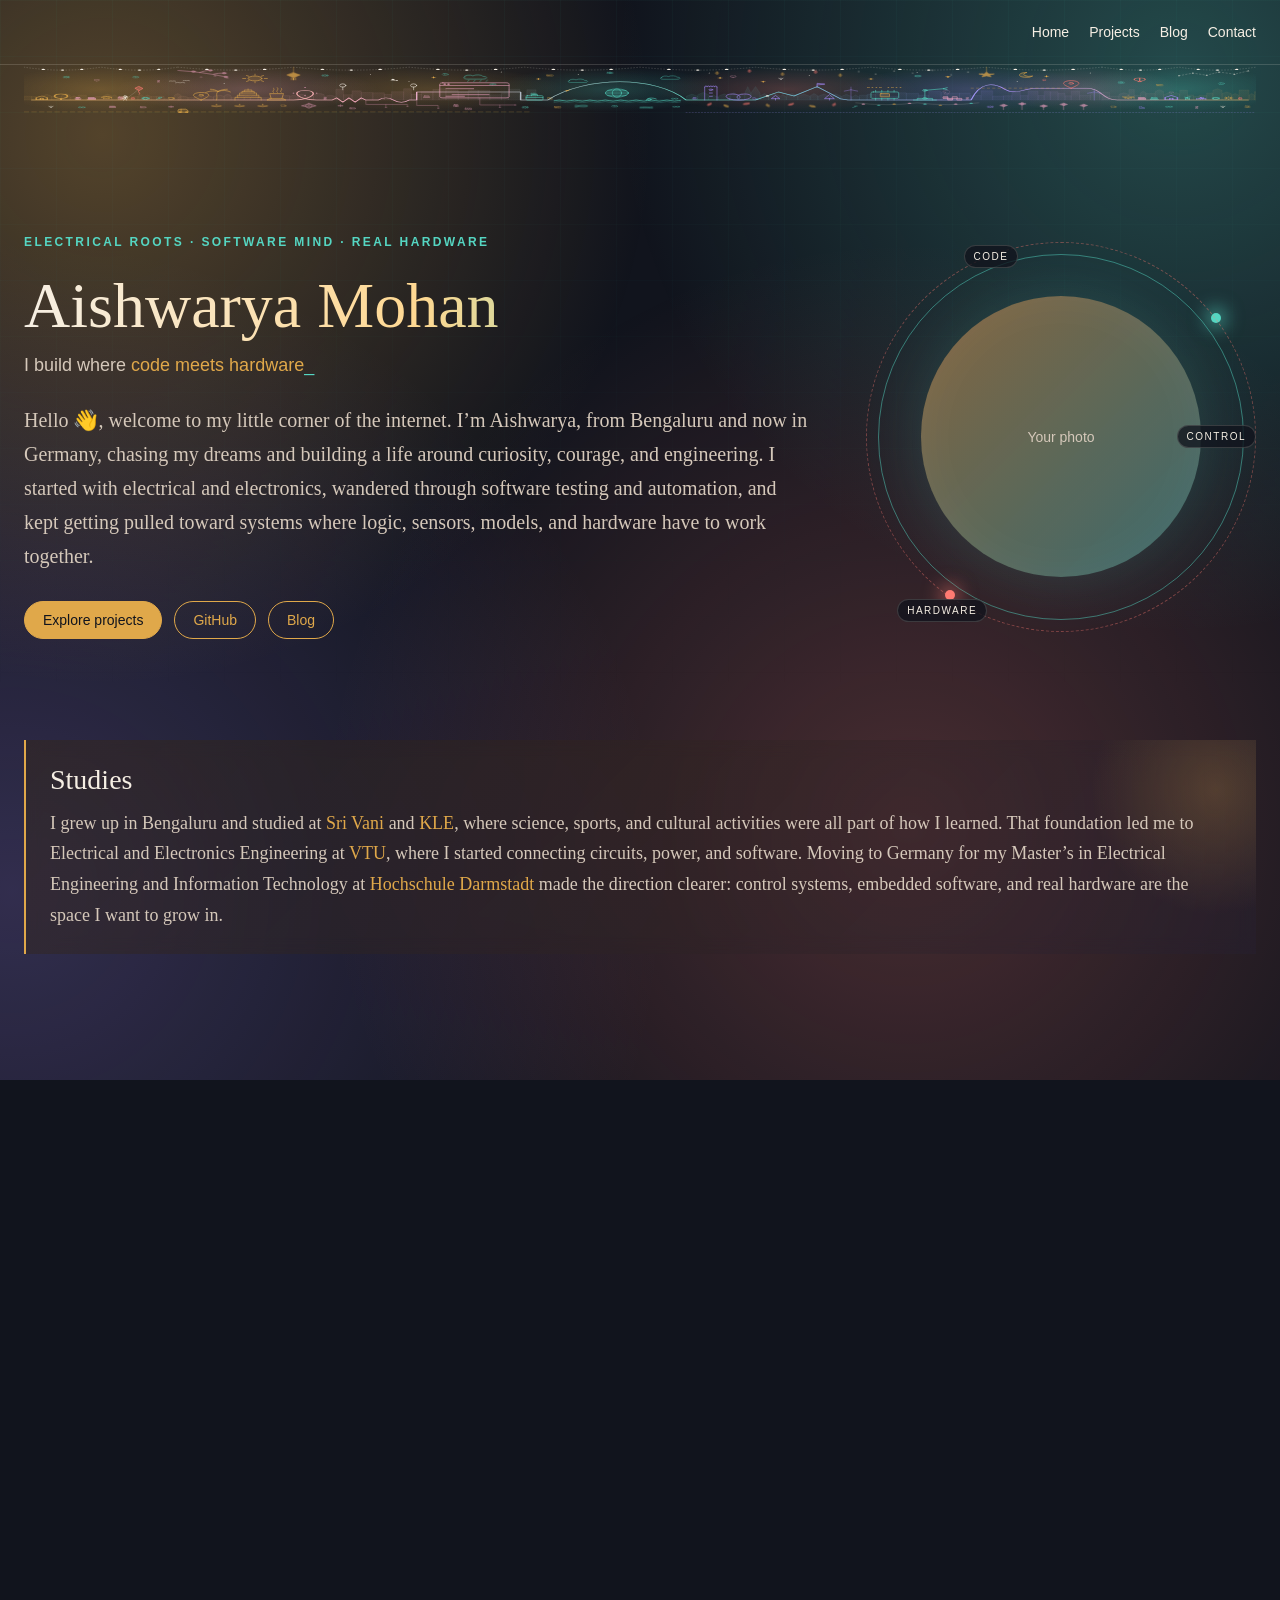
<file: local/index.html>
<!DOCTYPE html>
<!-- This file is the page the browser shows. -->
<html lang="en">
  <head>
    <meta charset="UTF-8" />
    <meta name="viewport" content="width=device-width, initial-scale=1.0" />
    <!-- Short text that search engines and link previews can show. -->
    <meta
      name="description"
      content="Personal website of Aishwarya Mohan, focused on embedded systems, control, machine learning, AI technologies, and real hardware."
    />
    <title>Aishwarya Mohan</title>
    <!-- style.css holds the colours and layout. -->
    <link rel="stylesheet" href="style.css" />
  </head>
  <body>
    <!-- Top bar: the page links. The name is the heading below. -->
    <header class="nav">
      <nav class="nav-links">
        <!-- Home stays on this file. The others open their own pages. -->
        <a href="index.html">Home</a>
        <a href="projects.html">Projects</a>
        <a href="blog.html">Blog</a>
        <a href="contact.html">Contact</a>
      </nav>
    </header>

    <!-- Roof: ONE line that tells my story, left to right.            -->
    <!-- Bengaluru -> electrical roots -> first code -> travel ->        -->
    <!-- Darmstadt -> hikes -> firmware -> robots -> control -> next?   -->
    <!-- A spark runs along the line and draws it, then it starts again. -->
    <div class="roof" aria-hidden="true">
      <svg viewBox="-200 0 1600 180" class="roof-art">
        <defs>
          <!-- The line slowly changes colour along the journey. -->
          <linearGradient id="life-gradient" gradientUnits="userSpaceOnUse" x1="-200" y1="0" x2="1400" y2="0">
            <stop offset="0" stop-color="#e0a84a" />
            <stop offset="0.3" stop-color="#f3a6c6" />
            <stop offset="0.55" stop-color="#55d6c2" />
            <stop offset="0.8" stop-color="#a98bff" />
            <stop offset="1" stop-color="#e0a84a" />
          </linearGradient>
          <!-- One sparkle shape, reused below. -->
          <path id="star" d="M0 -4 L1 -1 L4 0 L1 1 L0 4 L-1 1 L-4 0 L-1 -1 Z" />
          <!-- Only show the sea inside this box. -->
          <clipPath id="sea-clip">
            <rect x="488" y="124" width="165" height="16" />
          </clipPath>
        </defs>

        <!-- ===== BACK LAYER: depth behind everything ===== -->
        <defs>
          <radialGradient id="wash-rose">
            <stop offset="0" stop-color="#f3a6c6" stop-opacity="0.22" />
            <stop offset="1" stop-color="#f3a6c6" stop-opacity="0" />
          </radialGradient>
          <radialGradient id="wash-gold">
            <stop offset="0" stop-color="#e0a84a" stop-opacity="0.22" />
            <stop offset="1" stop-color="#e0a84a" stop-opacity="0" />
          </radialGradient>
          <radialGradient id="wash-teal">
            <stop offset="0" stop-color="#55d6c2" stop-opacity="0.22" />
            <stop offset="1" stop-color="#55d6c2" stop-opacity="0" />
          </radialGradient>
          <radialGradient id="wash-coral">
            <stop offset="0" stop-color="#ff7b72" stop-opacity="0.22" />
            <stop offset="1" stop-color="#ff7b72" stop-opacity="0" />
          </radialGradient>
          <radialGradient id="wash-violet">
            <stop offset="0" stop-color="#a98bff" stop-opacity="0.22" />
            <stop offset="1" stop-color="#a98bff" stop-opacity="0" />
          </radialGradient>
          <!-- Vehicles only show on their own road or track. -->
          <clipPath id="road-clip"><rect x="-200" y="160" width="660" height="20" /></clipPath>
          <clipPath id="track-clip"><rect x="660" y="160" width="740" height="20" /></clipPath>
        </defs>

        <!-- Soft colour per season: spring, summer, monsoon, autumn, winter. -->
        <g class="washes">
          <ellipse class="wash" style="--i: 0" cx="90" cy="90" rx="170" ry="85" fill="url(#wash-rose)" />
          <ellipse class="wash" style="--i: 1" cx="330" cy="90" rx="170" ry="85" fill="url(#wash-gold)" />
          <ellipse class="wash" style="--i: 2" cx="560" cy="90" rx="150" ry="85" fill="url(#wash-teal)" />
          <ellipse class="wash" style="--i: 3" cx="790" cy="90" rx="170" ry="85" fill="url(#wash-coral)" />
          <ellipse class="wash" style="--i: 4" cx="1030" cy="90" rx="170" ry="85" fill="url(#wash-violet)" />
          <ellipse class="wash" style="--i: 5" cx="1180" cy="90" rx="120" ry="85" fill="url(#wash-rose)" />
        </g>

        <!-- One faint skyline from home to Germany. -->
        <path class="skyline" d="M0 130 V120 q6.5 -10 13 0 V130 V121 h8 V130 V117 h9 V130 V119 q8 -10 16 0 V130 V116 q7 -10 14 0 V130 V114 q4.5 -10 9 0 V130 V119 h9 V130 V113 h8 V130 V119 q4 -10 8 0 V130 V118 q5 -10 10 0 V130 V121 h16 V130 V109 h16 V130 V113 h9 V130 V117 q5.5 -10 11 0 V130 V113 q4.5 -10 9 0 V130 V115 h11 V130 V110 q7 -10 14 0 V130 V117 q7.5 -10 15 0 V130 V90 h10 V130 V110 h11 V130 V96 h12 V130 V102 h15 V130 V103 h15 V130 V109 h9 V130 V99 h16 V130 V88 h10 V130 V108 h13 V130 V99 h15 V130 V91 h8 V130 V88 h9 V130 V94 h16 V130 V102 h13 V130 V93 h13 V130 V94 h15 V130 V110 h15 V130 V104 h9 V130 V90 h15 V130 V111 h9 V130 V92 h12 V130 H660 V116 l7.5 -8 l7.5 8 V130 V110 l7 -8 l7 8 V130 V120 l6.5 -8 l6.5 8 V130 V115 l7.5 -8 l7.5 8 V130 V111 l5 -8 l5 8 V130 V113 l4.5 -8 l4.5 8 V130 V104 l4 -24 l4 24 V130 V104 l6 -24 l6 24 V130 V114 l5.5 -8 l5.5 8 V130 V113 l7 -8 l7 8 V130 V118 l4.5 -8 l4.5 8 V130 V114 l7.5 -8 l7.5 8 V130 V116 l8 -8 l8 8 V130 V114 l5 -8 l5 8 V130 V116 l8 -8 l8 8 V130 V115 l7 -8 l7 8 V130 V117 l7 -8 l7 8 V130 V119 l5 -8 l5 8 V130 V112 h10 V130 V109 h11 V130 V101 h8 V130 V108 h10 V130 V116 h12 V130 V103 h10 V130 V105 h16 V130 V112 h13 V130 V97 h16 V130 V102 h8 V130 V104 h16 V130 V104 h14 V130 V113 h14 V130 V96 h15 V130 V115 h14 V130 V114 h11 V130 V102 h11 V130 V113 h10 V130 V97 h13 V130 V113 h8 V130 V98 h8 V130 V99 h10 V130 V105 h9 V130 V114 h8 V130 V97 h11 V130 V112 h14 V130 V105 h12 V130 V101 h13 V130 V130 H0 Z" />

        <!-- More tiny stars to fill the sky. -->
        <circle class="dot-star" style="--i: 0" cx="60" cy="70" r="0.9" />
        <circle class="dot-star" style="--i: 1" cx="250" cy="36" r="0.9" />
        <circle class="dot-star" style="--i: 2" cx="420" cy="26" r="0.9" />
        <circle class="dot-star" style="--i: 3" cx="520" cy="34" r="0.9" />
        <circle class="dot-star" style="--i: 4" cx="690" cy="30" r="0.9" />
        <circle class="dot-star" style="--i: 5" cx="820" cy="38" r="0.9" />
        <circle class="dot-star" style="--i: 6" cx="960" cy="28" r="0.9" />
        <circle class="dot-star" style="--i: 7" cx="1090" cy="60" r="0.9" />
        <circle class="dot-star" style="--i: 8" cx="1185" cy="30" r="0.9" />
        <circle class="dot-star" style="--i: 9" cx="300" cy="60" r="0.9" />

        <!-- Wind turbines: clean energy, they keep turning. -->
        <g class="violet">
          <g class="turbine">
            <path d="M874 130 V92" />
            <g class="blades" style="--i: 0; transform-origin: 874px 92px">
              <path d="M874 92 V82 M874 92 L882.7 97 M874 92 L865.3 97" />
            </g>
          </g>
          <g class="turbine">
            <path d="M1190 130 V100" />
            <g class="blades" style="--i: 1; transform-origin: 1190px 100px">
              <path d="M1190 100 V90 M1190 100 L1198.7 105 M1190 100 L1181.3 105" />
            </g>
          </g>
        </g>

        <!-- A flock of birds crossing the whole sky. -->
        <path id="bird-route" d="M-40 70 C300 30 600 80 1240 40" stroke="none" />
        <g class="birds">
          <path class="bird" d="M0 0 q3 -3 6 0 q3 -3 6 0" />
          <path class="bird" style="--i: 1" d="M10 -8 q2 -2 4 0 q2 -2 4 0" />
          <path class="bird" style="--i: 2" d="M-8 -6 q2 -2 4 0 q2 -2 4 0" />
          <animateMotion dur="40s" repeatCount="indefinite">
            <mpath href="#bird-route" />
          </animateMotion>
        </g>

        <!-- Ground: a Bangalore road with an auto-rickshaw, German tracks with a train. -->
        <path class="road" d="M-200 174 H460" />
        <g clip-path="url(#road-clip)">
          <g class="auto">
            <path d="M0 174 V167 Q0 164 4 164 H10 L13 169 V174 Z M4 164 V174" />
            <circle cx="2.5" cy="175" r="1.6" />
            <circle cx="11" cy="175" r="1.6" />
          </g>
        </g>
        <path class="track" d="M660 175 H1400" />
        <g clip-path="url(#track-clip)">
          <g class="train">
            <path d="M0 173 V167 H16 V173 Z M18 173 V167 H34 V173 Z M36 173 V167 H48 Q54 167 56 173 Z" />
            <path d="M3 169 H13 M21 169 H31 M39 169 H48" />
          </g>
        </g>

        <!-- Jasmine (mallige) garland: the roof trim, from home. -->
        <path class="garland" d="M0 8 Q75 30 150 8 Q225 30 300 8 Q375 30 450 8 Q525 30 600 8 Q675 30 750 8 Q825 30 900 8 Q975 30 1050 8 Q1125 30 1200 8" />
        <g class="buds">
          <circle class="bud" style="--i: 0" cx="37.5" cy="16.25" r="2.4" />
          <circle class="bud" style="--i: 1" cx="75" cy="19" r="2.4" />
          <circle class="bud" style="--i: 2" cx="112.5" cy="16.25" r="2.4" />
          <circle class="bud" style="--i: 3" cx="187.5" cy="16.25" r="2.4" />
          <circle class="bud" style="--i: 4" cx="225" cy="19" r="2.4" />
          <circle class="bud" style="--i: 5" cx="262.5" cy="16.25" r="2.4" />
          <circle class="bud" style="--i: 6" cx="337.5" cy="16.25" r="2.4" />
          <circle class="bud" style="--i: 7" cx="375" cy="19" r="2.4" />
          <circle class="bud" style="--i: 8" cx="412.5" cy="16.25" r="2.4" />
          <circle class="bud" style="--i: 9" cx="487.5" cy="16.25" r="2.4" />
          <circle class="bud" style="--i: 10" cx="525" cy="19" r="2.4" />
          <circle class="bud" style="--i: 11" cx="562.5" cy="16.25" r="2.4" />
          <circle class="bud" style="--i: 12" cx="637.5" cy="16.25" r="2.4" />
          <circle class="bud" style="--i: 13" cx="675" cy="19" r="2.4" />
          <circle class="bud" style="--i: 14" cx="712.5" cy="16.25" r="2.4" />
          <circle class="bud" style="--i: 15" cx="787.5" cy="16.25" r="2.4" />
          <circle class="bud" style="--i: 16" cx="825" cy="19" r="2.4" />
          <circle class="bud" style="--i: 17" cx="862.5" cy="16.25" r="2.4" />
          <circle class="bud" style="--i: 18" cx="937.5" cy="16.25" r="2.4" />
          <circle class="bud" style="--i: 19" cx="975" cy="19" r="2.4" />
          <circle class="bud" style="--i: 20" cx="1012.5" cy="16.25" r="2.4" />
          <circle class="bud" style="--i: 21" cx="1087.5" cy="16.25" r="2.4" />
          <circle class="bud" style="--i: 22" cx="1125" cy="19" r="2.4" />
          <circle class="bud" style="--i: 23" cx="1162.5" cy="16.25" r="2.4" />
        </g>

        <!-- Sparkles in the sky. -->
        <use href="#star" class="twinkle" style="--i: 0" x="150" y="52" />
        <use href="#star" class="twinkle" style="--i: 1" x="332" y="46" />
        <use href="#star" class="twinkle" style="--i: 2" x="468" y="52" />
        <use href="#star" class="twinkle" style="--i: 3" x="704" y="48" />
        <use href="#star" class="twinkle" style="--i: 4" x="760" y="62" />
        <use href="#star" class="twinkle" style="--i: 5" x="900" y="52" />
        <use href="#star" class="twinkle" style="--i: 6" x="1000" y="44" />
        <use href="#star" class="twinkle" style="--i: 7" x="1128" y="42" />

        <!-- ===== MANY SMALL THINGS: tiny icons of my life ===== -->
        <defs>
          <symbol id="i-gear" viewBox="0 0 10 10"><circle cx="5" cy="5" r="2.5" /><path d="M5 0.5 V2 M5 8 V9.5 M0.5 5 H2 M8 5 H9.5 M1.8 1.8 L2.9 2.9 M7.1 7.1 L8.2 8.2 M8.2 1.8 L7.1 2.9 M2.9 7.1 L1.8 8.2" /></symbol>
          <symbol id="i-led" viewBox="0 0 10 10"><path d="M3 6 V4 A2 2 0 0 1 7 4 V6 Z M4 6 V10 M6 6 V9" /></symbol>
          <symbol id="i-cap" viewBox="0 0 10 10"><path d="M5 0 V4 M2 4 H8 M2 6 H8 M5 6 V10" /></symbol>
          <symbol id="i-battery" viewBox="0 0 10 10"><rect x="1" y="3" width="7" height="4" rx="0.5" /><path d="M8.5 4.3 V5.7 M3 4 V6" /></symbol>
          <symbol id="i-meter" viewBox="0 0 10 10"><rect x="2" y="0.5" width="6" height="9" rx="1" /><rect x="3" y="1.5" width="4" height="2.5" /><circle cx="5" cy="6.5" r="1.5" /></symbol>
          <symbol id="i-books" viewBox="0 0 10 10"><rect x="1" y="6.5" width="8" height="2.5" /><rect x="2" y="4" width="7" height="2.5" /><rect x="1.5" y="1.5" width="6" height="2.5" /></symbol>
          <symbol id="i-gradcap" viewBox="0 0 10 10"><path d="M0 4 L5 1.5 L10 4 L5 6.5 Z M2.5 5.2 V7.5 Q5 9 7.5 7.5 V5.2 M10 4 V7" /></symbol>
          <symbol id="i-laptop" viewBox="0 0 10 10"><rect x="2" y="1.5" width="6" height="5" rx="0.5" /><path d="M0.5 8.5 H9.5 L8.5 6.5 H1.5 Z" /></symbol>
          <symbol id="i-camera" viewBox="0 0 10 10"><rect x="1" y="3" width="8" height="5.5" rx="1" /><circle cx="5" cy="5.7" r="1.8" /><path d="M3.5 3 L4.2 1.8 H5.8 L6.5 3" /></symbol>
          <symbol id="i-passport" viewBox="0 0 10 10"><rect x="2" y="0.5" width="6" height="9" rx="0.8" /><circle cx="5" cy="4" r="1.6" /><path d="M3.5 7 H6.5" /></symbol>
          <symbol id="i-compass" viewBox="0 0 10 10"><circle cx="5" cy="5" r="4" /><path d="M5 2 L6 5 L5 8 L4 5 Z" /></symbol>
          <symbol id="i-backpack" viewBox="0 0 10 10"><rect x="2" y="2.5" width="6" height="7" rx="2" /><path d="M3.5 2.5 V1.5 H6.5 V2.5" /><rect x="3.5" y="5.5" width="3" height="2" /></symbol>
          <symbol id="i-boot" viewBox="0 0 10 10"><path d="M3 1 H5.5 V5 L8.5 6.5 Q9.5 7 9.5 8.5 V9.5 H3 Z M3 7.5 H9.5" /></symbol>
          <symbol id="i-pawn" viewBox="0 0 10 10"><circle cx="5" cy="2.5" r="1.5" /><path d="M3.5 9.5 H6.5 M4 9.5 L4.4 5 H5.6 L6 9.5 M3.5 5 H6.5" /></symbol>
          <symbol id="i-shuttle" viewBox="0 0 10 10"><path d="M5 9 L2 2 M5 9 L8 2 M5 9 V1.5 M2.5 3.5 H7.5" /><circle cx="5" cy="9" r="0.8" /></symbol>
          <symbol id="i-goggles" viewBox="0 0 10 10"><circle cx="3" cy="5" r="2" /><circle cx="7" cy="5" r="2" /><path d="M1 5 H0 M9 5 H10" /></symbol>
          <symbol id="i-mug" viewBox="0 0 10 10"><path d="M2 2 H7 V8 Q7 9 6 9 H3 Q2 9 2 8 Z M7 3.5 Q9 3.5 9 5.5 Q9 7 7 7" /></symbol>
          <symbol id="i-heart" viewBox="0 0 10 10"><path d="M5 9 C1 6 0 4 2 2 C3.5 0.8 5 2 5 3 C5 2 6.5 0.8 8 2 C10 4 9 6 5 9 Z" /></symbol>
          <symbol id="i-plant" viewBox="0 0 10 10"><path d="M3 6 H7 L6.5 9.5 H3.5 Z M5 6 V3 M5 4 C3 4 2.5 2 2.5 1.5 C4 1.5 5 2.5 5 4 M5 3.5 C7 3.5 7.5 1.5 7.5 1 C6 1 5 2 5 3.5" /></symbol>
          <symbol id="i-bike" viewBox="0 0 10 10"><circle cx="2.5" cy="7" r="2" /><circle cx="7.5" cy="7" r="2" /><path d="M2.5 7 L4.5 3.5 H7 L7.5 7 M4.5 3.5 L5.5 7 L7 3.5 M4 2.5 H5.5" /></symbol>
          <symbol id="i-umbrella" viewBox="0 0 10 10"><path d="M1 5 Q5 0 9 5 Z M5 5 V8.5 Q5 9.5 4 9.5" /></symbol>
          <symbol id="i-ticket" viewBox="0 0 10 10"><rect x="0.5" y="2.5" width="9" height="5" rx="0.6" /><path d="M6.5 2.5 V7.5 M2 4.5 H5 M2 6 H4" /></symbol>
          <symbol id="i-scope" viewBox="0 0 10 10"><rect x="0.5" y="1.5" width="9" height="7" rx="1" /><path d="M1.5 5 H3 L4 3 L5 7 L6 3 L7 5 H8.5" /></symbol>
          <symbol id="i-house" viewBox="0 0 10 10"><path d="M1 5 L5 1.5 L9 5 V9.5 H1 Z M4 9.5 V6.5 H6 V9.5" /></symbol>
          <symbol id="i-tree" viewBox="0 0 10 10"><circle cx="5" cy="4" r="3.5" /><path d="M5 7.5 V9.8" /></symbol>
          <symbol id="i-balloon" viewBox="0 0 10 10"><path d="M5 0.5 C8 0.5 9 3 9 4.5 C9 6.5 6.5 7.5 6 8 H4 C3.5 7.5 1 6.5 1 4.5 C1 3 2 0.5 5 0.5 Z M4 8 L4.3 9.5 H5.7 L6 8 M5 0.5 V8" /></symbol>
          <symbol id="i-wrench" viewBox="0 0 10 10"><path d="M2 8.5 L6 4.5 M6 4.5 A2.2 2.2 0 1 1 8.5 2 L7 3.5" /></symbol>
          <symbol id="i-chip" viewBox="0 0 10 10"><rect x="2.5" y="2.5" width="5" height="5" /><path d="M4 2.5 V1 M6 2.5 V1 M4 7.5 V9 M6 7.5 V9 M2.5 4 H1 M2.5 6 H1 M7.5 4 H9 M7.5 6 H9" /></symbol>
        </defs>
          <ellipse class="wash" style="--i: 6" cx="-100" cy="90" rx="140" ry="85" fill="url(#wash-gold)" />
          <ellipse class="wash" style="--i: 7" cx="1300" cy="90" rx="140" ry="85" fill="url(#wash-teal)" />
          <path class="skyline" d="M-200 130 V116 h10 V130 V117 h13 V130 V115 l6.5 -6 l6.5 6 V130 V116 h13 V130 V112 l5.5 -6 l5.5 6 V130 V120 l5 -6 l5 6 V130 V112 h11 V130 V124 h12 V130 V117 h10 V130 V114 l5.5 -6 l5.5 6 V130 V116 l3.5 -6 l3.5 6 V130 V121 h7 V130 V124 h11 V130 V117 h9 V130 V116 l4 -6 l4 6 V130 V117 l4.5 -6 l4.5 6 V130 V117 h7 V130 V116 h10 V130 V123 h13 V130 V112 l4.5 -6 l4.5 6 V130 V130 H-200 Z" />
          <path class="skyline" d="M1200 130 V118 l4.5 -6 l4.5 6 V130 V115 h13 V130 V109 l6.5 -6 l6.5 6 V130 V91 h7 V130 V112 h8 V130 V103 l3.5 -6 l3.5 6 V130 V106 h12 V130 V98 l5.5 -6 l5.5 6 V130 V110 l6 -6 l6 6 V130 V108 l4.5 -6 l4.5 6 V130 V94 h10 V130 V111 h8 V130 V117 h7 V130 V113 h10 V130 V104 h8 V130 V94 l6 -6 l6 6 V130 V106 l6 -6 l6 6 V130 V112 l5 -6 l5 6 V130 V93 h13 V130 V112 l3.5 -6 l3.5 6 V130 V99 h13 V130 V130 H1200 Z" />
          <path class="garland" d="M-200 8 Q-150 30 -100 8 Q-50 30 0 8 M1200 8 Q1250 30 1300 8 Q1350 30 1400 8" />
          <circle class="bud" style="--i: 40" cx="-175" cy="16.25" r="2.2" />
          <circle class="bud" style="--i: 41" cx="-150" cy="19" r="2.2" />
          <circle class="bud" style="--i: 42" cx="-125" cy="16.25" r="2.2" />
          <circle class="bud" style="--i: 43" cx="-75" cy="16.25" r="2.2" />
          <circle class="bud" style="--i: 44" cx="-50" cy="19" r="2.2" />
          <circle class="bud" style="--i: 45" cx="-25" cy="16.25" r="2.2" />
          <circle class="bud" style="--i: 46" cx="1225" cy="16.25" r="2.2" />
          <circle class="bud" style="--i: 47" cx="1250" cy="19" r="2.2" />
          <circle class="bud" style="--i: 48" cx="1275" cy="16.25" r="2.2" />
          <circle class="bud" style="--i: 49" cx="1325" cy="16.25" r="2.2" />
          <circle class="bud" style="--i: 50" cx="1350" cy="19" r="2.2" />
          <circle class="bud" style="--i: 51" cx="1375" cy="16.25" r="2.2" />

        <!-- Childhood (left): home, mango tree, school, first tools. -->
        <g class="icons">
          <use href="#i-house" class="small gold" style="--i: 0" x="-186" y="112" width="18" height="18" />
          <use href="#i-tree" class="small sway-small gold" style="--i: 0" x="-164" y="106" width="24" height="24" />
          <use href="#i-backpack" class="small rose" style="--i: 0" x="-136" y="118" width="12" height="12" />
          <use href="#i-books" class="small rose" style="--i: 0" x="-118" y="118" width="12" height="12" />
          <use href="#i-gradcap" class="small gold" style="--i: 0" x="-100" y="114" width="14" height="14" />
          <use href="#i-meter" class="small rose" style="--i: 0" x="-80" y="117" width="12" height="12" />
          <use href="#i-led" class="small blink coral" style="--i: 1" x="-64" y="118" width="11" height="11" />
          <use href="#i-chip" class="small teal" style="--i: 0" x="-48" y="118" width="12" height="12" />
          <use href="#i-wrench" class="small teal" style="--i: 0" x="-30" y="118" width="11" height="11" />
          <use href="#i-mug" class="small gold" style="--i: 0" x="-14" y="118" width="11" height="11" />
          <use href="#i-gear" class="tiny teal" style="--i: 0" x="-150" y="40" width="10" height="10" />
          <use href="#i-heart" class="tiny pulse rose" style="--i: 0" x="-110" y="52" width="9" height="9" />
          <use href="#i-compass" class="tiny teal" style="--i: 0" x="-60" y="40" width="10" height="10" />
          <use href="#i-pawn" class="tiny rose" style="--i: 0" x="-30" y="56" width="9" height="9" />
          <use href="#i-shuttle" class="tiny cream" style="--i: 0" x="-170" y="150" width="10" height="10" />
          <use href="#i-goggles" class="tiny teal" style="--i: 0" x="-130" y="152" width="10" height="10" />
          <use href="#i-books" class="tiny rose" style="--i: 0" x="-90" y="150" width="10" height="10" />
          <use href="#i-battery" class="tiny rose" style="--i: 0" x="-50" y="152" width="10" height="10" />
          <use href="#i-cap" class="tiny rose" style="--i: 0" x="-14" y="150" width="10" height="10" />

        <!-- Future (right): Master's, books, a home, a plant, a bike, dreams in the sky. -->
          <use href="#i-gradcap" class="small toss gold" style="--i: 0" x="1226" y="112" width="16" height="16" />
          <use href="#i-books" class="small rose" style="--i: 0" x="1246" y="118" width="12" height="12" />
          <use href="#i-laptop" class="small teal" style="--i: 0" x="1262" y="118" width="12" height="12" />
          <use href="#i-house" class="small violet" style="--i: 0" x="1280" y="110" width="20" height="20" />
          <use href="#i-heart" class="tiny pulse rose" style="--i: 0" x="1286" y="98" width="8" height="8" />
          <use href="#i-plant" class="small sway-small teal" style="--i: 0" x="1304" y="116" width="14" height="14" />
          <use href="#i-bike" class="small violet" style="--i: 0" x="1322" y="116" width="14" height="14" />
          <use href="#i-chip" class="small teal" style="--i: 0" x="1342" y="118" width="12" height="12" />
          <use href="#i-gear" class="small spin-small gold" style="--i: 0" x="1358" y="116" width="13" height="13" />
          <use href="#i-led" class="small blink coral" style="--i: 2" x="1374" y="118" width="11" height="11" />
          <use href="#i-balloon" class="small float coral" style="--i: 0" x="1240" y="46" width="18" height="18" />
          <use href="#i-camera" class="tiny teal" style="--i: 0" x="1220" y="60" width="10" height="10" />
          <use href="#i-ticket" class="tiny gold" style="--i: 0" x="1270" y="70" width="10" height="10" />
          <use href="#i-compass" class="tiny teal" style="--i: 0" x="1350" y="64" width="10" height="10" />
          <use href="#i-mug" class="tiny gold" style="--i: 0" x="1210" y="150" width="10" height="10" />
          <use href="#i-boot" class="tiny violet" style="--i: 0" x="1246" y="152" width="10" height="10" />
          <use href="#i-goggles" class="tiny teal" style="--i: 0" x="1282" y="150" width="10" height="10" />
          <use href="#i-pawn" class="tiny rose" style="--i: 0" x="1318" y="152" width="10" height="10" />
          <use href="#i-shuttle" class="tiny cream" style="--i: 0" x="1352" y="150" width="10" height="10" />
          <use href="#i-passport" class="tiny gold" style="--i: 0" x="1384" y="150" width="10" height="10" />
          <g class="constellation">
            <path d="M1300 40 L1318 30 L1336 38 L1352 26 L1372 34 L1390 22" />
            <circle cx="1300" cy="40" r="1.4" /><circle cx="1318" cy="30" r="1.4" /><circle cx="1336" cy="38" r="1.4" />
            <circle cx="1352" cy="26" r="1.4" /><circle cx="1372" cy="34" r="1.4" /><circle cx="1390" cy="22" r="1.4" />
          </g>
          <use href="#star" class="twinkle" style="--i: 3" x="1394" y="124" />

        <!-- Small things in every gap along the way. -->
          <use href="#i-gear" class="tiny teal" style="--i: 0" x="186" y="34" width="10" height="10" />
          <use href="#i-compass" class="tiny teal" style="--i: 1" x="342" y="30" width="10" height="10" />
          <use href="#i-ticket" class="tiny gold" style="--i: 2" x="478" y="34" width="10" height="10" />
          <use href="#i-camera" class="tiny teal" style="--i: 3" x="556" y="24" width="10" height="10" />
          <use href="#i-umbrella" class="tiny teal" style="--i: 4" x="404" y="66" width="10" height="10" />
          <use href="#i-heart" class="tiny rose" style="--i: 5" x="716" y="38" width="10" height="10" />
          <use href="#i-shuttle" class="tiny cream" style="--i: 6" x="778" y="46" width="10" height="10" />
          <use href="#i-chip" class="tiny teal" style="--i: 7" x="956" y="36" width="10" height="10" />
          <use href="#i-led" class="tiny coral" style="--i: 8" x="1120" y="50" width="10" height="10" />
          <use href="#i-pawn" class="tiny rose" style="--i: 9" x="186" y="119" width="10" height="10" />
          <use href="#i-laptop" class="tiny rose" style="--i: 10" x="318" y="112" width="10" height="10" />
          <use href="#i-camera" class="tiny teal" style="--i: 11" x="457" y="102" width="10" height="10" />
          <use href="#i-passport" class="tiny gold" style="--i: 12" x="478" y="119" width="10" height="10" />
          <use href="#i-backpack" class="tiny violet" style="--i: 13" x="666" y="119" width="10" height="10" />
          <use href="#i-boot" class="tiny violet" style="--i: 14" x="744" y="119" width="10" height="10" />
          <use href="#i-pawn" class="tiny rose" style="--i: 15" x="1020" y="119" width="10" height="10" />
          <use href="#i-goggles" class="tiny teal" style="--i: 16" x="640" y="120" width="10" height="10" />
          <use href="#i-mug" class="tiny gold" style="--i: 17" x="132" y="146" width="10" height="10" />
          <use href="#i-cap" class="tiny rose" style="--i: 18" x="206" y="146" width="10" height="10" />
          <use href="#i-battery" class="tiny rose" style="--i: 19" x="222" y="156" width="10" height="10" />
          <use href="#i-meter" class="tiny rose" style="--i: 20" x="356" y="146" width="10" height="10" />
          <use href="#i-scope" class="tiny rose" style="--i: 21" x="372" y="158" width="10" height="10" />
          <use href="#i-gear" class="tiny teal" style="--i: 22" x="446" y="152" width="10" height="10" />
          <use href="#i-ticket" class="tiny gold" style="--i: 23" x="488" y="152" width="10" height="10" />
          <use href="#i-compass" class="tiny teal" style="--i: 24" x="562" y="148" width="10" height="10" />
          <use href="#i-goggles" class="tiny teal" style="--i: 25" x="642" y="150" width="10" height="10" />
          <use href="#i-wrench" class="tiny teal" style="--i: 26" x="874" y="150" width="10" height="10" />
          <use href="#i-gear" class="tiny violet" style="--i: 27" x="1050" y="150" width="10" height="10" />
        </g>

        <!-- ===== SEASONS AND FESTIVALS around the whole year ===== -->
        <defs>
          <path id="leaf" d="M0 -4 C3 -2 3 2 0 4 C-3 2 -3 -2 0 -4 Z M0 -4 V4" />
          <circle id="flake" r="1.3" />
          <ellipse id="petal" rx="2" ry="1.2" />
        </defs>

        <g class="seasons">
          <!-- Spring: a blossom branch from the top corner, petals drifting down. -->
          <g class="rose">
            <path d="M0 20 C20 24 40 30 62 44 M28 28 C32 22 38 20 42 20 M46 34 C50 30 56 30 60 30" />
            <circle class="blossom" cx="42" cy="20" r="2.4" />
            <circle class="blossom" cx="60" cy="30" r="2.4" />
            <circle class="blossom" cx="62" cy="44" r="2.4" />
            <circle class="blossom" cx="20" cy="24" r="2.4" />
          <use href="#petal" class="petal-fall" style="--i: 0" x="30" y="44" />
          <use href="#petal" class="petal-fall" style="--i: 1" x="48" y="40" />
          <use href="#petal" class="petal-fall" style="--i: 2" x="64" y="48" />
          </g>

          <!-- Diwali: a lantern (akash kandil) hangs from the garland. -->
          <g class="gold lantern">
            <path d="M150 8 V28" />
            <path class="lantern-body" d="M150 28 L158 37 L150 48 L142 37 Z M142 37 H158" />
            <path d="M147 48 V55 M150 48 V57 M153 48 V55" />
          </g>

          <!-- Diwali: three diyas (oil lamps) with flickering flames. -->
          <g class="gold">
            <path d="M44 152 Q50 158 56 152 Z M74 152 Q80 158 86 152 Z M104 152 Q110 158 116 152 Z" />
            <path class="flame" d="M50 150 C48 147 50 144 50 142 C50 144 52 147 50 150 Z" />
            <path class="flame" style="animation-delay: -0.3s" d="M80 150 C78 147 80 144 80 142 C80 144 82 147 80 150 Z" />
            <path class="flame" style="animation-delay: -0.6s" d="M110 150 C108 147 110 144 110 142 C110 144 112 147 110 150 Z" />
          </g>

          <!-- Rangoli under the kolam loop, drawn again and again. -->
          <g class="rose">
            <path class="rangoli" pathLength="1" d="M170 142 C176 147 176 155 170 160 C164 155 164 147 170 142 Z M161 151 C166 145 174 145 179 151 C174 157 166 157 161 151 Z" />
            <circle class="rangoli-dot" cx="170" cy="151" r="1.4" />
          </g>

          <!-- Monsoon: a rain cloud over the code window. -->
          <g class="teal">
            <path d="M372 44 a6 6 0 0 1 11 -4 a7 7 0 0 1 13 2 a5 5 0 0 1 0 10 H375 a5 5 0 0 1 -3 -8 Z" />
            <path class="rain" style="--i: 0" d="M378 56 l-2 5" />
            <path class="rain" style="--i: 1" d="M386 56 l-2 5" />
            <path class="rain" style="--i: 2" d="M394 56 l-2 5" />
            <path class="rain" style="--i: 3" d="M402 56 l-2 5" />
          </g>

          <!-- Electrical roots: circuit traces grow down from the line. -->
          <g class="rose roots">
            <path d="M244 131 V146 H270 V158 M270 146 H298 V154 M310 131 V150 H338 V160 M392 122 V148 H418 V158 M418 148 H438" />
            <circle class="node" style="--i: 0" cx="270" cy="158" r="1.6" />
            <circle class="node" style="--i: 1" cx="298" cy="154" r="1.6" />
            <circle class="node" style="--i: 2" cx="338" cy="160" r="1.6" />
            <circle class="node" style="--i: 3" cx="418" cy="158" r="1.6" />
            <circle class="node" style="--i: 4" cx="438" cy="148" r="1.6" />
          </g>

          <!-- Festive fireworks. -->
          <g transform="translate(432 42)"><g class="firework gold" style="--i: 0"><path d="M0 -4 V-10 M0 4 V10 M-4 0 H-10 M4 0 H10 M3 -3 L7 -7 M-3 3 L-7 7 M3 3 L7 7 M-3 -3 L-7 -7" /></g></g>
          <g transform="translate(872 40)"><g class="firework rose" style="--i: 1"><path d="M0 -4 V-10 M0 4 V10 M-4 0 H-10 M4 0 H10 M3 -3 L7 -7 M-3 3 L-7 7 M3 3 L7 7 M-3 -3 L-7 -7" /></g></g>

          <!-- Fish swimming under the sea. -->
          <g class="teal">
            <path class="fish" d="M520 152 C524 149 529 149 532 152 C529 155 524 155 520 152 Z M520 152 L516 149 V155 Z" />
            <path class="fish fish-back" d="M600 158 C604 155 609 155 612 158 C609 161 604 161 600 158 Z M612 158 L616 155 V161 Z" />
          </g>

          <!-- Autumn: leaves fall over the hills and lie on the ground. -->
          <g class="autumn">
          <use href="#leaf" class="leaf-fall" style="--i: 0" x="700" y="30" />
          <use href="#leaf" class="leaf-fall" style="--i: 1" x="742" y="22" />
          <use href="#leaf" class="leaf-fall" style="--i: 2" x="785" y="34" />
          <use href="#leaf" class="leaf-fall" style="--i: 3" x="828" y="26" />
          <use href="#leaf" class="leaf-fall" style="--i: 4" x="860" y="38" />
          <use href="#leaf" class="leaf-ground" x="690" y="146" transform="rotate(30 690 146)" />
          <use href="#leaf" class="leaf-ground" x="712" y="152" transform="rotate(-40 712 152)" />
          <use href="#leaf" class="leaf-ground" x="738" y="144" transform="rotate(70 738 144)" />
          <use href="#leaf" class="leaf-ground" x="766" y="150" transform="rotate(-20 766 150)" />
          <use href="#leaf" class="leaf-ground" x="796" y="146" transform="rotate(50 796 146)" />
          <use href="#leaf" class="leaf-ground" x="824" y="153" transform="rotate(-60 824 153)" />
          <use href="#leaf" class="leaf-ground" x="852" y="147" transform="rotate(15 852 147)" />
          </g>

          <!-- Winter: snow falls, and Christmas lights hang under the line. -->
          <g class="cream">
          <use href="#flake" class="snow" style="--i: 0" x="884" y="24" />
          <use href="#flake" class="snow" style="--i: 1" x="906" y="34" />
          <use href="#flake" class="snow" style="--i: 2" x="930" y="22" />
          <use href="#flake" class="snow" style="--i: 3" x="954" y="30" />
          <use href="#flake" class="snow" style="--i: 4" x="980" y="20" />
          <use href="#flake" class="snow" style="--i: 5" x="1004" y="36" />
          <use href="#flake" class="snow" style="--i: 6" x="1026" y="26" />
          <use href="#flake" class="snow" style="--i: 7" x="1044" y="32" />
          </g>
          <g class="lights">
            <path d="M880 140 Q920 154 960 140 Q1000 154 1040 140" />
          <circle class="bulb" style="--i: 0" cx="890" cy="145" r="2.2" />
          <circle class="bulb" style="--i: 1" cx="910" cy="149" r="2.2" />
          <circle class="bulb" style="--i: 2" cx="930" cy="145" r="2.2" />
          <circle class="bulb" style="--i: 3" cx="950" cy="142" r="2.2" />
          <circle class="bulb" style="--i: 4" cx="970" cy="145" r="2.2" />
          <circle class="bulb" style="--i: 5" cx="990" cy="149" r="2.2" />
          <circle class="bulb" style="--i: 6" cx="1010" cy="145" r="2.2" />
          <circle class="bulb" style="--i: 7" cx="1030" cy="142" r="2.2" />
          </g>

          <!-- Christmas star hanging from the garland. -->
          <g class="gold xmas-star">
            <path d="M1050 8 V26" />
            <path d="M1050 26 L1053 33 L1060 33 L1054 37 L1056 44 L1050 40 L1044 44 L1046 37 L1040 33 L1047 33 Z" />
          </g>

          <!-- Spring again at the end: new flowers bloom. Life goes on. -->
          <g class="rose">
          <g class="bloom" style="--i: 0">
            <path d="M1072 166 V154" />
            <circle cx="1072" cy="150" r="2" />
            <circle cx="1069" cy="150" r="1.6" /><circle cx="1075" cy="150" r="1.6" />
            <circle cx="1072" cy="147" r="1.6" /><circle cx="1072" cy="153" r="1.6" />
          </g>
          <g class="bloom" style="--i: 1">
            <path d="M1096 166 V148" />
            <circle cx="1096" cy="144" r="2" />
            <circle cx="1093" cy="144" r="1.6" /><circle cx="1099" cy="144" r="1.6" />
            <circle cx="1096" cy="141" r="1.6" /><circle cx="1096" cy="147" r="1.6" />
          </g>
          <g class="bloom" style="--i: 2">
            <path d="M1124 166 V156" />
            <circle cx="1124" cy="152" r="2" />
            <circle cx="1121" cy="152" r="1.6" /><circle cx="1127" cy="152" r="1.6" />
            <circle cx="1124" cy="149" r="1.6" /><circle cx="1124" cy="155" r="1.6" />
          </g>
          <g class="bloom" style="--i: 3">
            <path d="M1150 166 V150" />
            <circle cx="1150" cy="146" r="2" />
            <circle cx="1147" cy="146" r="1.6" /><circle cx="1153" cy="146" r="1.6" />
            <circle cx="1150" cy="143" r="1.6" /><circle cx="1150" cy="149" r="1.6" />
          </g>
          <g class="bloom" style="--i: 4">
            <path d="M1176 166 V154" />
            <circle cx="1176" cy="150" r="2" />
            <circle cx="1173" cy="150" r="1.6" /><circle cx="1179" cy="150" r="1.6" />
            <circle cx="1176" cy="147" r="1.6" /><circle cx="1176" cy="153" r="1.6" />
          </g>
          </g>
        </g>

        <!-- The life line: faint copy always there, bright copy drawn as she walks. -->
        <path id="life-line" class="line-ghost" d="M-190 130 H150 C175 130 185 95 165 95 C145 95 155 130 180 130 H200 L206 122 L214 138 L222 122 L230 138 L238 122 L244 130 H260 q10 -16 20 0 t20 0 H310 V100 H445 V130 H480 C530 40 620 40 660 130 H750 L780 100 L800 115 L830 80 L860 125 L870 130 H1030 C1042 60 1060 66 1074 90 S1100 84 1116 86 H1180 C1200 86 1200 130 1220 130 H1390" />
        <path class="line-live" pathLength="1" d="M-190 130 H150 C175 130 185 95 165 95 C145 95 155 130 180 130 H200 L206 122 L214 138 L222 122 L230 138 L238 122 L244 130 H260 q10 -16 20 0 t20 0 H310 V100 H445 V130 H480 C530 40 620 40 660 130 H750 L780 100 L800 115 L830 80 L860 125 L870 130 H1030 C1042 60 1060 66 1074 90 S1100 84 1116 86 H1180 C1200 86 1200 130 1220 130 H1390" />

        <!-- ===== 1. BENGALURU: home, sun, palm, temple tower, kaapi, kolam ===== -->
        <g class="gold">
          <path d="M30 130 C22 120 20 116 20 112 A10 10 0 0 1 40 112 C40 116 38 120 30 130 Z" />
          <circle cx="30" cy="112" r="3" />
          <g class="sun">
            <circle cx="100" cy="50" r="9" />
            <path d="M100 34 V38 M100 62 V66 M84 50 H88 M112 50 H116 M89 39 L92 42 M108 58 L111 61 M111 39 L108 42 M92 58 L89 61" />
          </g>
          <g class="palm">
            <path d="M50 130 C52 117 48 107 52 98 M52 98 C44 94 40 98 36 102 M52 98 C58 92 64 94 68 100 M52 98 C48 92 46 90 42 90 M52 98 C56 92 60 90 64 90" />
          </g>
          <path d="M74 130 V120 H108 V130 M77 120 V112 H105 V120 M80 112 V104 H102 V112 M83 104 V98 H99 V104 M86 98 V93 H96 V98 M91 93 V89" />
          <path d="M116 130 H140 L136 124 H120 Z M121 124 L119 106 H137 L135 124" />
          <path class="steam" style="--i: 0" d="M124 102 C121 96 127 92 124 86" />
          <path class="steam" style="--i: 1" d="M129 102 C126 96 132 92 129 84" />
          <path class="steam" style="--i: 2" d="M134 102 C131 96 137 92 134 86" />
        </g>
        <g class="rose kolam-dots">
          <circle cx="150" cy="104" r="1.3" />
          <circle cx="180" cy="104" r="1.3" />
          <circle cx="165" cy="84" r="1.3" />
          <circle cx="165" cy="112" r="1.3" />
        </g>

        <!-- ===== 2. ELECTRICAL ROOTS + badminton in the sky ===== -->
        <g class="cream">
          <ellipse cx="214" cy="76" rx="4" ry="6" />
          <path d="M214 82 V92" />
          <ellipse cx="306" cy="76" rx="4" ry="6" />
          <path d="M306 82 V92" />
          <path id="rally" d="M220 72 Q260 28 300 72" stroke="none" />
          <g class="shuttle">
            <path d="M0 0 L-7 -3 L-7 3 Z" />
            <circle cx="1" cy="0" r="1.5" />
            <animateMotion dur="3s" repeatCount="indefinite" rotate="auto" keyPoints="0;1;0" keyTimes="0;0.5;1" calcMode="linear">
              <mpath href="#rally" />
            </animateMotion>
          </g>
        </g>

        <!-- ===== 3. FIRST CODE: the line becomes a line of code ===== -->
        <g class="rose">
          <rect x="340" y="66" width="90" height="56" rx="4" />
          <path d="M340 76 H430" />
          <circle cx="346" cy="71" r="1.2" />
          <circle cx="351" cy="71" r="1.2" />
          <path class="typing" style="--i: 0" d="M348 88 H384" />
          <path class="typing" style="--i: 1" d="M356 110 H404" />
          <path class="typing" style="--i: 2" d="M348 116 H372" />
        </g>

        <!-- ===== 4. TRAVEL: suitcase, flight over a globe, the sea, a swim ===== -->
        <g class="teal">
          <rect x="452" y="114" width="22" height="16" rx="2" />
          <path d="M459 114 V110 H467 V114 M452 121 H474" />
          <circle cx="570" cy="104" r="15" />
          <ellipse class="globe-spin" cx="570" cy="104" rx="6" ry="15" />
          <path d="M555 104 H585 M558 96 H582 M558 112 H582" />
          <path class="cloud" d="M508 58 a5 5 0 0 1 9 -3 a6 6 0 0 1 11 2 a4 4 0 0 1 0 8 H510 a4 4 0 0 1 -2 -7 Z" />
          <path class="cloud" style="animation-delay: -4s" d="M628 46 a5 5 0 0 1 9 -3 a6 6 0 0 1 11 2 a4 4 0 0 1 0 8 H630 a4 4 0 0 1 -2 -7 Z" />
          <g clip-path="url(#sea-clip)">
            <path class="sea" d="M470 132 q5 -4 10 0 t10 0 t10 0 t10 0 t10 0 t10 0 t10 0 t10 0 t10 0 t10 0 t10 0 t10 0 t10 0 t10 0 t10 0 t10 0 t10 0 t10 0 t10 0" />
            <path class="sea sea-slow" d="M470 138 q5 -4 10 0 t10 0 t10 0 t10 0 t10 0 t10 0 t10 0 t10 0 t10 0 t10 0 t10 0 t10 0 t10 0 t10 0 t10 0 t10 0 t10 0 t10 0 t10 0" />
          </g>
          <g class="swimmer">
            <circle cx="612" cy="128" r="2.5" />
            <path class="swim-arm" d="M608 131 C608 122 616 120 621 126" />
          </g>
          <path id="flight" d="M480 130 C530 40 620 40 660 130" stroke="none" />
          <path class="plane" d="M-6 -2 L5 0 L-6 2 L-4 0 Z">
            <animateMotion dur="6s" repeatCount="indefinite" rotate="auto">
              <mpath href="#flight" />
            </animateMotion>
          </path>
        </g>

        <!-- ===== 5. DARMSTADT: Wedding Tower and a Brezel ===== -->
        <g class="violet">
          <path d="M684 130 V82 M700 130 V82 M684 82 a1.6 4 0 0 1 3.2 0 a1.6 4 0 0 1 3.2 0 a1.6 4 0 0 1 3.2 0 a1.6 4 0 0 1 3.2 0 a1.6 4 0 0 1 3.2 0 M690 104 H694 M690 116 H694" />
          <circle cx="692" cy="92" r="2.5" />
          <path d="M716 126 C708 118 712 106 722 108 C730 110 732 120 728 126 C724 120 726 110 734 108 C744 106 748 118 740 126 C734 132 722 132 716 126" />
        </g>

        <!-- ===== 6. HIKES: the line climbs the Odenwald hills ===== -->
        <g class="violet">
          <path class="flag" d="M830 80 V68 L840 71 L830 74" />
          <path d="M846 130 V124 M840 124 L846 110 L852 124 Z M776 130 V124 M771 124 L776 113 L781 124 Z" />
          <path id="trail" d="M750 130 L780 100 L800 115 L830 80" stroke="none" />
          <circle class="hiker" r="2.2">
            <animateMotion dur="6s" repeatCount="indefinite">
              <mpath href="#trail" />
            </animateMotion>
          </circle>
        </g>

        <!-- ===== 7. FIRMWARE: a chip soldered onto the line ===== -->
        <g class="teal">
          <rect x="900" y="100" width="36" height="24" rx="3" />
          <rect class="core" x="912" y="106" width="12" height="12" rx="1" />
          <path d="M906 124 V130 M914 124 V130 M922 124 V130 M930 124 V130 M906 100 V94 M914 100 V94 M922 100 V94 M930 100 V94" />
          <text class="bits" x="918" y="86">0110 1011</text>
        </g>

        <!-- ===== 8. ROBOTS & CHESS: the arm carries a knight to the board ===== -->
        <g class="teal">
          <path d="M955 130 H985 M960 130 V124 H980 V130" />
          <g class="arm-upper">
            <line x1="970" y1="124" x2="970" y2="94" />
            <circle cx="970" cy="124" r="3" />
            <g class="arm-lower">
              <circle cx="970" cy="94" r="3" />
              <line x1="970" y1="94" x2="994" y2="88" />
              <path d="M994 88 L999 84 M994 88 L999 92" />
              <g class="rose" transform="translate(992 92) scale(0.28)">
                <path d="M10 56 H34 M13 50 C13 40 18 36 20 30 C14 32 8 30 6 26 L4 22 C10 16 14 10 22 6 L22 2 L26 6 C34 8 38 18 36 30 C35 40 32 44 31 50" />
              </g>
            </g>
          </g>
        </g>
        <g class="rose board">
          <rect x="994" y="118" width="6" height="6" />
          <rect x="1006" y="118" width="6" height="6" />
          <rect x="1000" y="124" width="6" height="6" />
          <rect x="1012" y="124" width="6" height="6" />
        </g>

        <!-- ===== 9. CONTROL: the line settles on its target ===== -->
        <g class="gold">
          <path class="setpoint" d="M1030 86 H1150" />
          <g class="moon" transform="translate(36 2)">
            <path d="M1066 26 a9 9 0 1 0 8 13 a7 7 0 1 1 -8 -13 Z" />
          </g>
        </g>

        <!-- ===== 10. NEXT STOP? ===== -->
        <g class="coral pin">
          <path d="M1160 86 C1152 76 1150 72 1150 68 A10 10 0 0 1 1170 68 C1170 72 1168 76 1160 86 Z" />
          <circle cx="1160" cy="68" r="3" />
        </g>

        <!-- A person walks the whole life line, flying a kite: her dreams. -->
        <!-- Her feet are at 0,0, so animateMotion keeps her standing on the line. -->
        <g class="walker">
          <circle class="halo" cx="0" cy="-8" r="7" />
          <path class="kite-string" d="M3 -8 Q12 -26 18 -42" />
          <g class="kite">
            <path d="M18 -50 L23 -43 L18 -35 L13 -43 Z" />
            <path d="M18 -35 q-3 4 0 7 t0 7" />
          </g>
          <circle cx="0" cy="-13.5" r="2.3" />
          <path d="M0 -11 V-5 M0 -9 L3 -8 M0 -9 L-3 -6" />
          <path class="leg leg-a" d="M0 -5 L-2 0" />
          <path class="leg leg-b" d="M0 -5 L2 0" />
          <animateMotion dur="22s" repeatCount="indefinite" keyPoints="0;1;1" keyTimes="0;0.85;1" calcMode="linear">
            <mpath href="#life-line" />
          </animateMotion>
        </g>
      </svg>
    </div>

    <main class="page">
      <!-- Hero: the first thing a visitor reads. -->
      <!-- id="home" is the target of the Home link in the top bar. -->
      <section class="hero" id="home">
        <div class="hero-text">
          <p class="eyebrow">ELECTRICAL ROOTS · SOFTWARE MIND · REAL HARDWARE</p>
          <h1>Aishwarya Mohan</h1>
          <!-- JavaScript changes only the highlighted ending. -->
          <p class="role">
            I build where
            <span id="changing-focus">code meets hardware</span><span class="cursor">_</span>
          </p>

          <!-- EDIT: background, the work in Germany, and the focus. -->
          <p class="intro">
            Hello 👋, welcome to my little corner of the internet. I’m
            Aishwarya, from Bengaluru and now in Germany, chasing my dreams and building a life around
            curiosity, courage, and engineering. I started with electrical and
            electronics, wandered through software testing and automation, and
            kept getting pulled toward systems where logic, sensors, models, and
            hardware have to work together. 
          </p>

          <!-- Two buttons. A link styled to look like a button. -->
          <div class="hero-buttons">
            <a class="button button-main" href="projects.html">Explore projects</a>

            <a class="button" href="https://github.com/tech-believer">GitHub</a>
            <a class="button" href="blog.html">Blog</a>
          </div>
        </div>

        <!-- The animated rings connect the themes around the photo. -->
        <!-- When you have a picture, save it as local/photo.jpg -->
        <!-- and replace the line below with: <img src="photo.jpg" alt="Aishwarya Mohan"> -->
        <div class="portrait-system">
          <span class="orbit orbit-one" aria-hidden="true"></span>
          <span class="orbit orbit-two" aria-hidden="true"></span>
          <span class="orbit-label label-code">CODE</span>
          <span class="orbit-label label-control">CONTROL</span>
          <span class="orbit-label label-hardware">HARDWARE</span>
          <div class="photo">Your photo</div>
        </div>
      </section>

      <!-- Studies, work, and tools. Written as short notes, not a CV. -->
      <section class="story" id="studies">
        <h2>Studies</h2>
        <!-- A short story: where I come from, then where I am now. -->
        <p>
          I grew up in Bengaluru and studied at <strong>Sri Vani</strong> and
          <strong>KLE</strong>, where science, sports, and cultural activities
          were all part of how I learned. That foundation led me to Electrical
          and Electronics Engineering at <strong>VTU</strong>, where I started
          connecting circuits, power, and software. Moving to Germany for my
          Master’s in Electrical Engineering and Information Technology at
          <strong>Hochschule Darmstadt</strong> made the direction clearer:
          control systems, embedded software, and real hardware are the space I
          want to grow in.
        </p>
      </section>

      <section class="story" id="work">
        <h2>Work</h2>
        <p>
          During my Bachelor’s, I first explored <em>machine learning</em>
          through an internship at <strong>DJI</strong>, where I built a
          PyTorch model for flight delay classification. In my final semesters,
          I also started as a trainee at <strong>Cognizant</strong>, writing
          automated tests for web applications and learning how software is
          checked before it reaches users.
        </p>
        <p>
          During my Master’s in Germany, the work became more connected to
          systems. At <strong>Panasonic Automotive</strong> I worked on system
          testing and also built <em>GenAI and RAG</em> prototypes for
          requirement processing. At <strong>Bosch</strong> I worked on control
          engineering, measurement data, a state-space model, C++ on STM32, and
          <em>CNN-based</em> image processing. At
          <strong>Neura Robotics</strong> I write C++ and ROS2 software so a
          robot hand can be commanded, read back, and brought up on real
          hardware.
        </p>
        <p>
          This is the direction I want to grow in: <em>embedded systems</em>, <em>control engineering</em>,
          <em>machine learning</em>,  <em>AI technologies</em> and <em>robotics</em>.
        </p>
      </section>

      <section class="story" id="tools">
        <h2>Tools and technologies</h2>
        <p>
          Day to day I write in C, C++, and Python. Models live in MATLAB and
          Simulink. On the board I use STM32 tools, and around the robot I use
          ROS 2, CMake, Git, and Docker. The comms include CAN, SPI, I2C,
          serial, and Modbus. I also use Arduino, Raspberry Pi, and Selenium,
          and for AI work I use PyTorch, Hugging Face models, and RAG
          pipelines built with n8n.
        </p>
        <!-- Small labels under the paragraph, so the tools are easy to scan. -->
        <ul class="chips">
          <li>C</li>
          <li>C++</li>
          <li>Python</li>
          <li>MATLAB</li>
          <li>Simulink</li>
          <li>STM32</li>
          <li>ROS 2</li>
          <li>Git</li>
          <li>Docker</li>
          <li>CMake</li>
          <li>Linux</li>
          <li>CAN</li>
          <li>SPI</li>
          <li>Modbus</li>
          <li>Arduino</li>
          <li>Raspberry Pi</li>
          <li>Selenium</li>
          <li>PyTorch</li>
          <li>GenAI / RAG</li>
          <li>n8n agents</li>
        </ul>
      </section>
    </main>
    <!-- A tiny script changes the highlighted engineering theme. -->
    <script src="script.js?v=scroll-repeat"></script>
  </body>
</html>
</file>
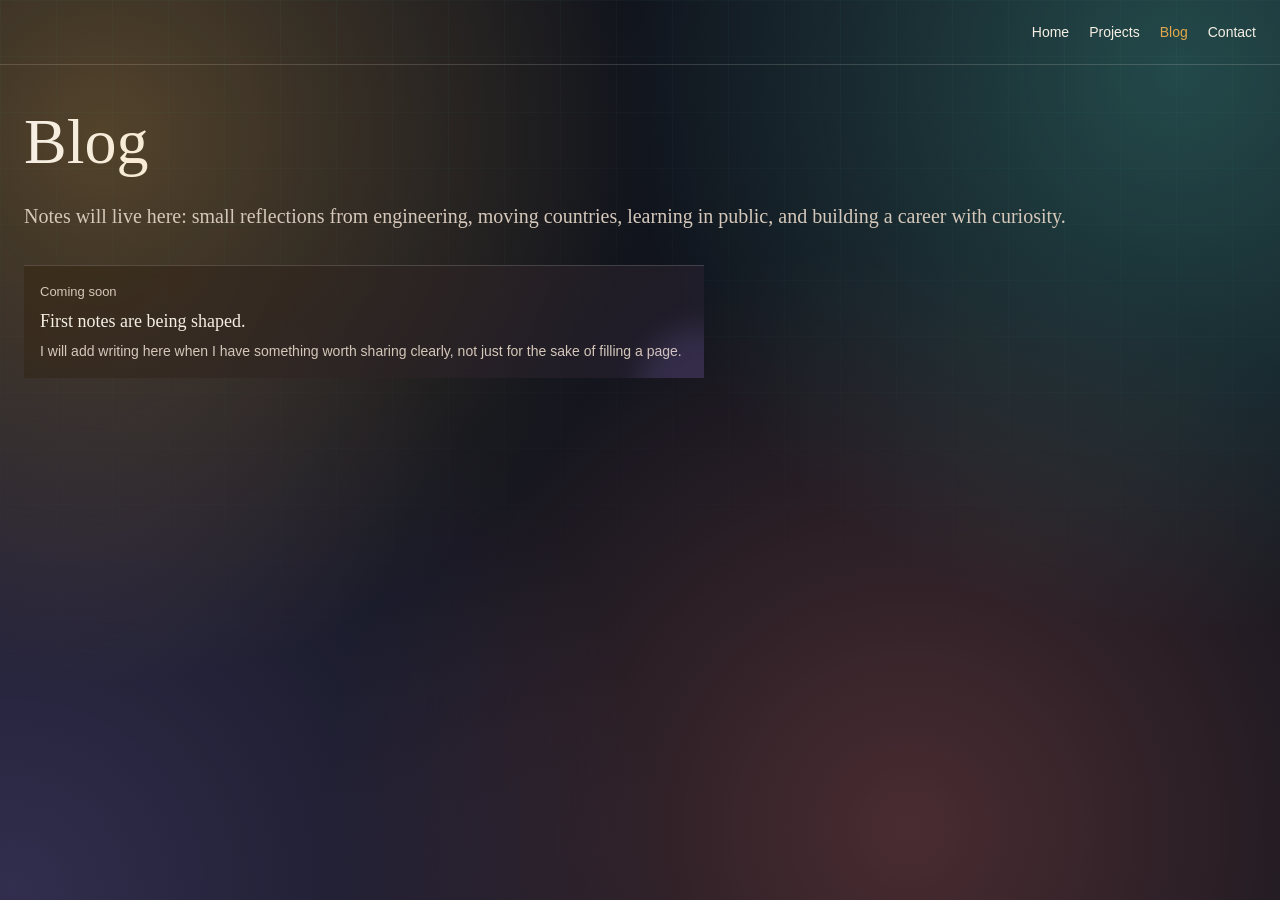
<file: blog.html>
<!DOCTYPE html>
<!-- Blog page. Notes can be added here over time. -->
<html lang="en">
  <head>
    <meta charset="UTF-8" />
    <meta name="viewport" content="width=device-width, initial-scale=1.0" />
    <!-- Short text that search engines and link previews can show. -->
    <meta
      name="description"
      content="Blog by Aishwarya Mohan about engineering, learning, projects, life in Germany, and building a career with curiosity."
    />
    <title>Blog · Aishwarya Mohan</title>
    <link rel="stylesheet" href="style.css" />
  </head>
  <body>
    <header class="nav">
      <nav class="nav-links">
        <a href="index.html">Home</a>
        <a href="projects.html">Projects</a>
        <a class="nav-here" href="blog.html">Blog</a>
        <a href="contact.html">Contact</a>
      </nav>
    </header>

    <main class="page">
      <h1>Blog</h1>
      <p class="intro">
        Notes will live here: small reflections from engineering, moving
        countries, learning in public, and building a career with curiosity.
      </p>

      <article class="post">
        <p class="post-date">Coming soon</p>
        <h2>First notes are being shaped.</h2>
        <p>
          I will add writing here when I have something worth sharing clearly,
          not just for the sake of filling a page.
        </p>
      </article>
    </main>
  </body>
</html>
</file>
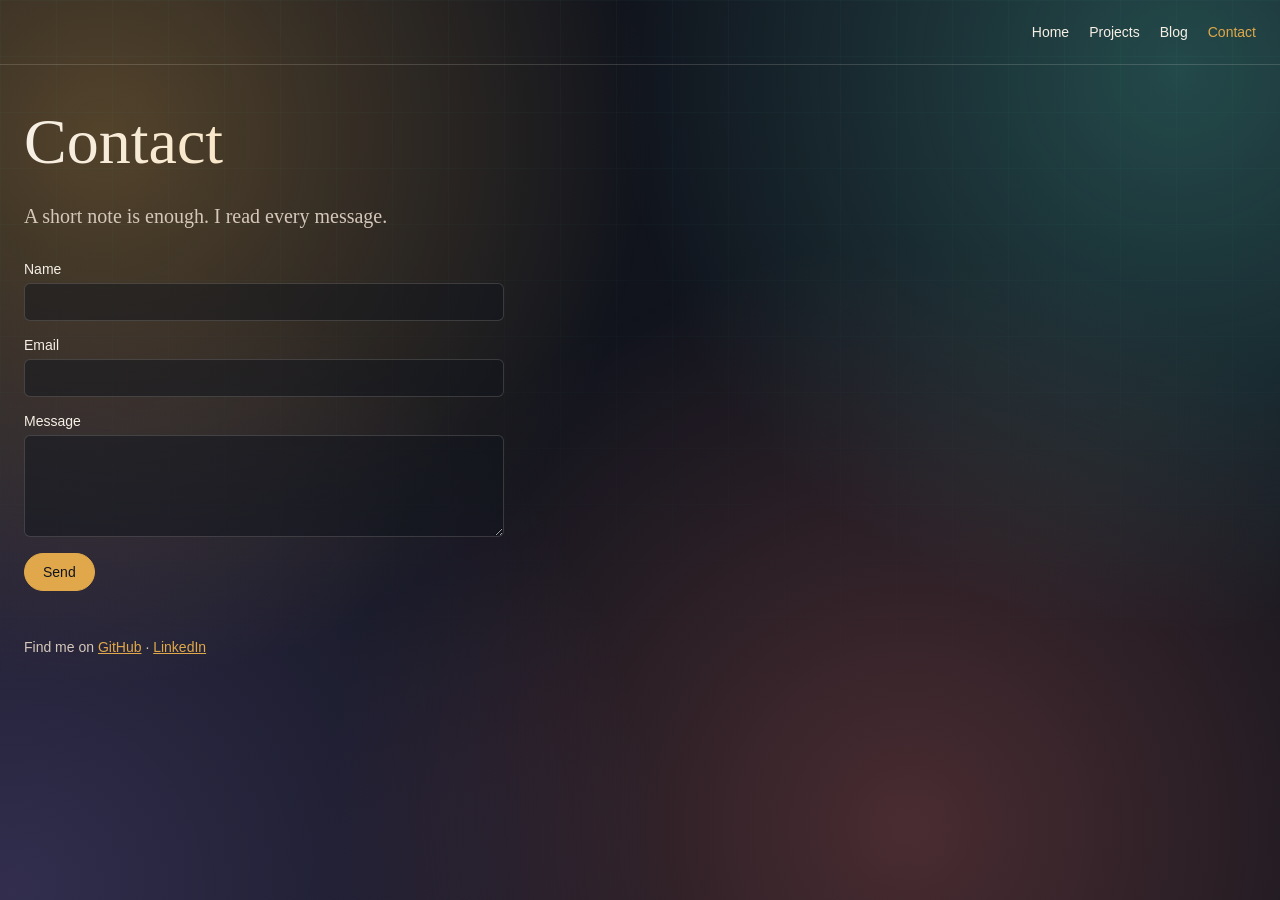
<file: contact.html>
<!DOCTYPE html>
<!-- Contact page. The form sends messages through Formspree. -->
<html lang="en">
  <head>
    <meta charset="UTF-8" />
    <meta name="viewport" content="width=device-width, initial-scale=1.0" />
    <!-- Short text that search engines and link previews can show. -->
    <meta
      name="description"
      content="Contact Aishwarya Mohan for conversations around embedded firmware engineering, control, machine learning, AI technologies, and engineering projects."
    />
    <title>Contact · Aishwarya Mohan</title>
    <link rel="stylesheet" href="style.css" />
  </head>
  <body>
    <header class="nav">
      <nav class="nav-links">
        <a href="index.html">Home</a>
        <a href="projects.html">Projects</a>
        <a href="blog.html">Blog</a>
        <a class="nav-here" href="contact.html">Contact</a>
      </nav>
    </header>

    <main class="page">
      <h1>Contact</h1>
      <p class="intro">A short note is enough. I read every message.</p>

      <!-- Each field has a label so the visitor knows what to type. -->
      <form class="contact-form" action="https://formspree.io/f/xjykdjbe" method="post">
        <input type="hidden" name="_subject" value="New message from Aishwarya's website" />
        <label>
          Name
          <input type="text" name="name" required />
        </label>
        <label>
          Email
          <input type="email" name="email" required />
        </label>
        <label>
          Message
          <textarea name="message" rows="5" required></textarea>
        </label>
        <!-- Formspree sends this message to my email. -->
        <button class="button button-main" type="submit">Send</button>
      </form>

      <!-- Where to find me sits under the form, not next to it. -->
      <p class="find-me">
        Find me on
        <a href="https://github.com/tech-believer">GitHub</a>
        ·
        <a href="https://www.linkedin.com/in/aishwarya-mohan-482412249">LinkedIn</a>
      </p>
    </main>
  </body>
</html>
</file>
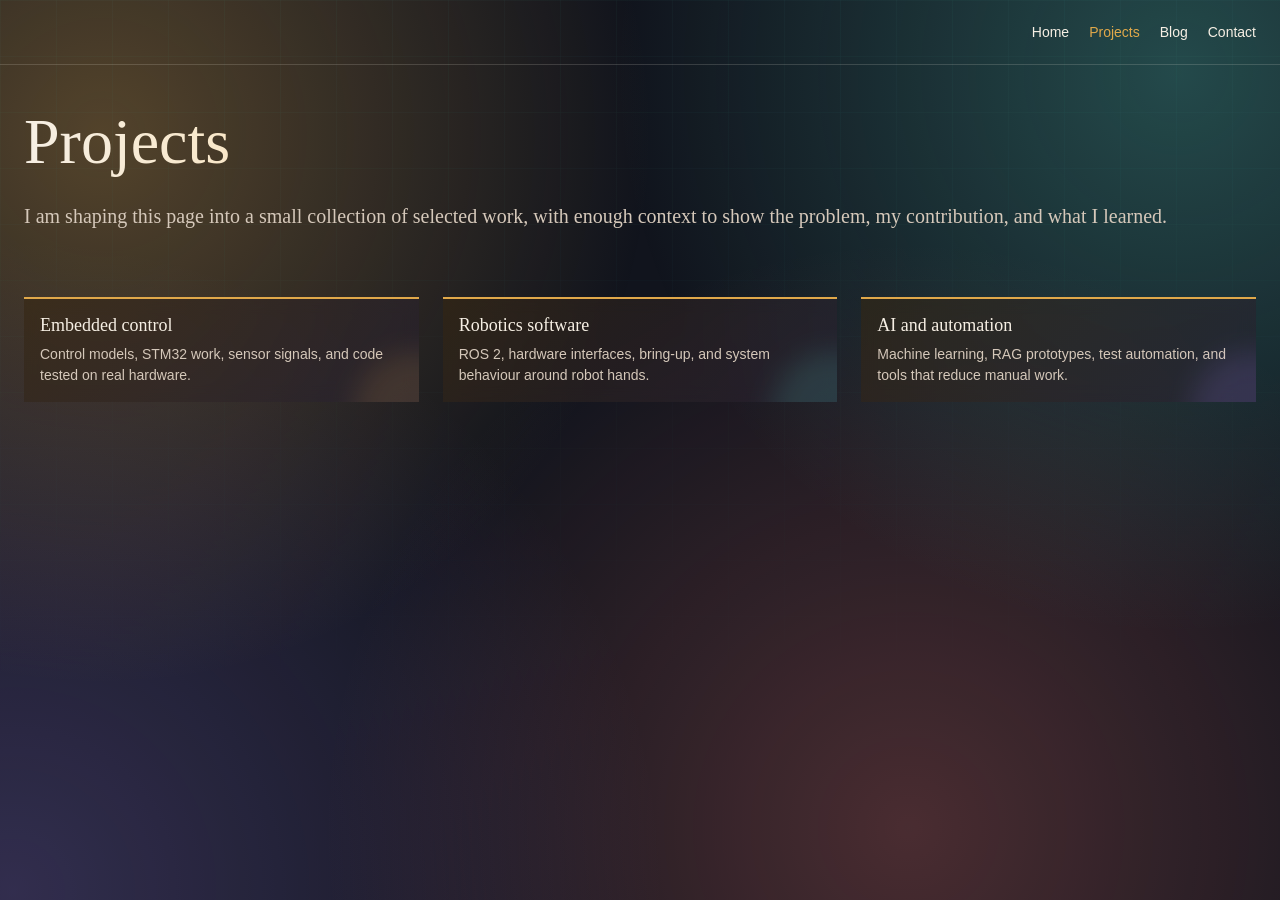
<file: projects.html>
<!DOCTYPE html>
<!-- Projects page. Selected projects can be added here over time. -->
<html lang="en">
  <head>
    <meta charset="UTF-8" />
    <meta name="viewport" content="width=device-width, initial-scale=1.0" />
    <!-- Short text that search engines and link previews can show. -->
    <meta
      name="description"
      content="Projects by Aishwarya Mohan across embedded firmware engineering, control engineering, machine learning, robotics, and real hardware."
    />
    <title>Projects · Aishwarya Mohan</title>
    <link rel="stylesheet" href="style.css" />
  </head>
  <body>
    <header class="nav">
      <nav class="nav-links">
        <a href="index.html">Home</a>
        <a class="nav-here" href="projects.html">Projects</a>
        <a href="blog.html">Blog</a>
        <a href="contact.html">Contact</a>
      </nav>
    </header>

    <main class="page">
      <h1>Projects</h1>
      <p class="intro">
        I am shaping this page into a small collection of selected work, with
        enough context to show the problem, my contribution, and what I learned.
      </p>

      <section class="topics" aria-label="Project areas">
        <article>
          <h2>Embedded control</h2>
          <p>Control models, STM32 work, sensor signals, and code tested on real hardware.</p>
        </article>
        <article>
          <h2>Robotics software</h2>
          <p>ROS 2, hardware interfaces, bring-up, and system behaviour around robot hands.</p>
        </article>
        <article>
          <h2>AI and automation</h2>
          <p>Machine learning, RAG prototypes, test automation, and tools that reduce manual work.</p>
        </article>
      </section>
    </main>
  </body>
</html>
</file>
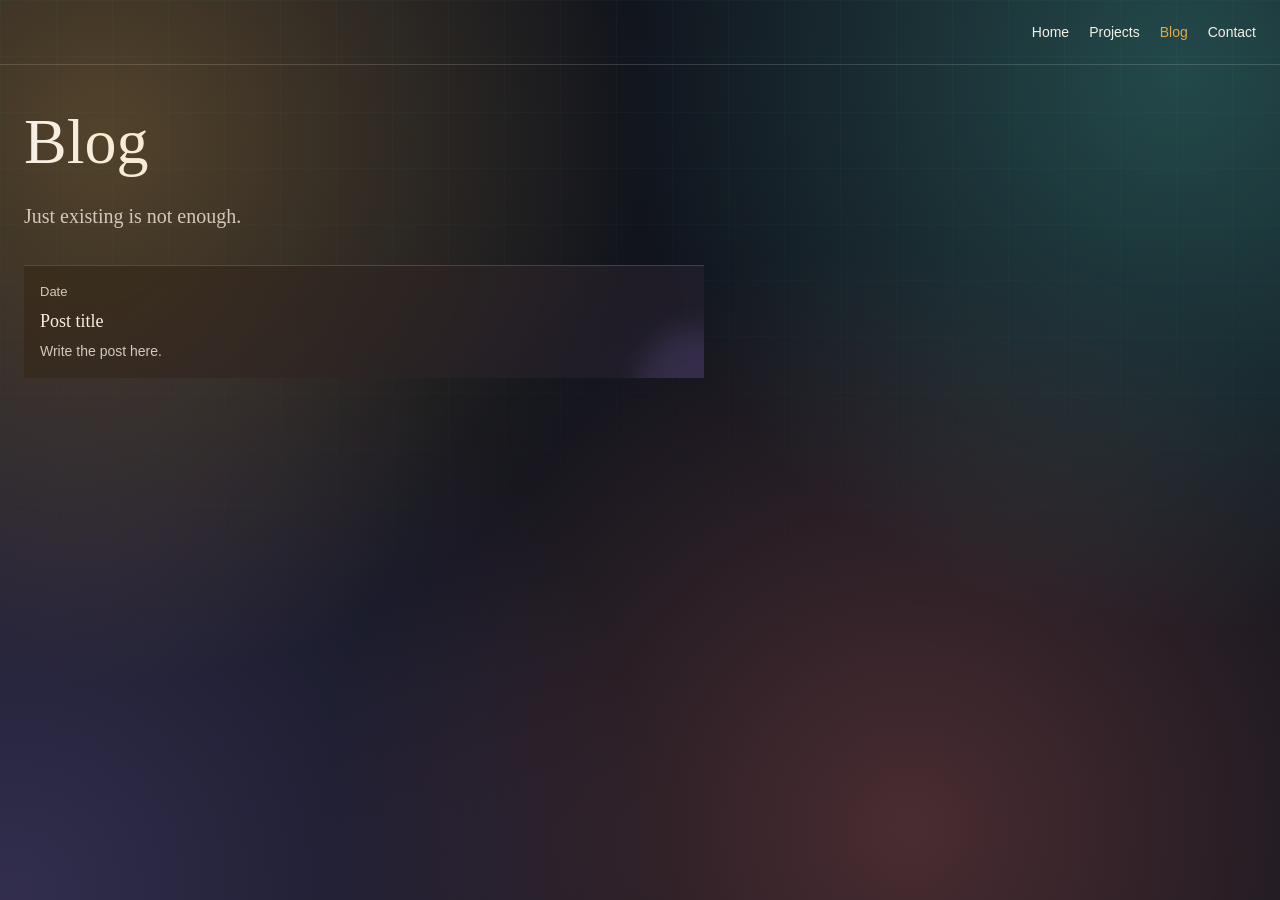
<file: local/blog.html>
<!DOCTYPE html>
<!-- Blog page. Empty for now. Add a post by copying one article block. -->
<html lang="en">
  <head>
    <meta charset="UTF-8" />
    <meta name="viewport" content="width=device-width, initial-scale=1.0" />
    <!-- Short text that search engines and link previews can show. -->
    <meta
      name="description"
      content="Blog by Aishwarya Mohan about engineering, learning, projects, life in Germany, and building a career with curiosity."
    />
    <title>Blog · Aishwarya Mohan</title>
    <link rel="stylesheet" href="style.css" />
  </head>
  <body>
    <header class="nav">
      <nav class="nav-links">
        <a href="index.html">Home</a>
        <a href="projects.html">Projects</a>
        <a class="nav-here" href="blog.html">Blog</a>
        <a href="contact.html">Contact</a>
      </nav>
    </header>

    <main class="page">
      <h1>Blog</h1>
      <p class="intro">Just existing is not enough.</p>

      <!-- EDIT: copy this block for each new post. Newest post goes on top. -->
      <article class="post">
        <p class="post-date">Date</p>
        <h2>Post title</h2>
        <p>Write the post here.</p>
      </article>
    </main>
  </body>
</html>
</file>
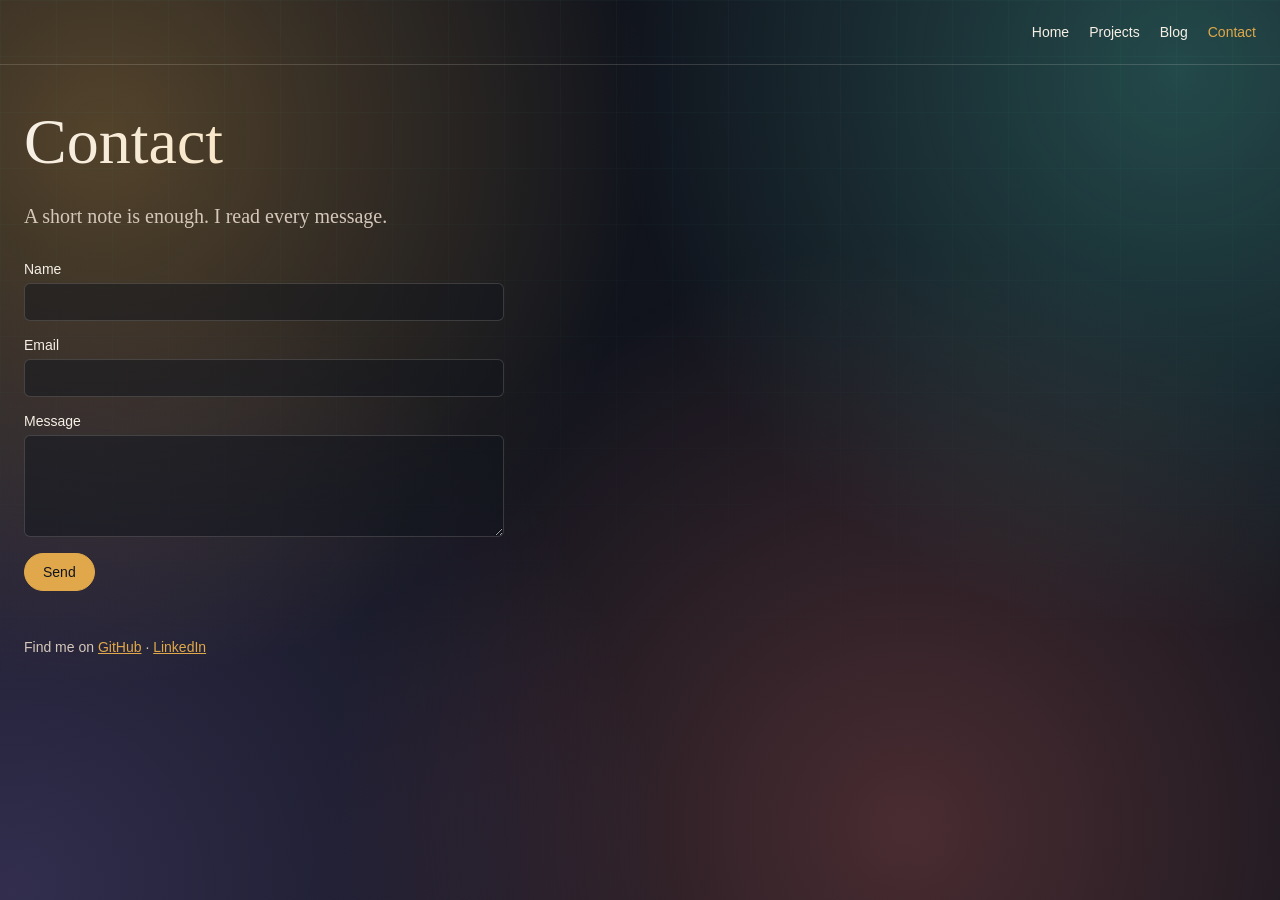
<file: local/contact.html>
<!DOCTYPE html>
<!-- Contact page. The form is a template. It does not send mail yet. -->
<html lang="en">
  <head>
    <meta charset="UTF-8" />
    <meta name="viewport" content="width=device-width, initial-scale=1.0" />
    <!-- Short text that search engines and link previews can show. -->
    <meta
      name="description"
      content="Contact Aishwarya Mohan for conversations around embedded systems, control, machine learning, AI technologies, and engineering projects."
    />
    <title>Contact · Aishwarya Mohan</title>
    <link rel="stylesheet" href="style.css" />
  </head>
  <body>
    <header class="nav">
      <nav class="nav-links">
        <a href="index.html">Home</a>
        <a href="projects.html">Projects</a>
        <a href="blog.html">Blog</a>
        <a class="nav-here" href="contact.html">Contact</a>
      </nav>
    </header>

    <main class="page">
      <h1>Contact</h1>
      <p class="intro">A short note is enough. I read every message.</p>

      <!-- Each field has a label so the visitor knows what to type. -->
      <form class="contact-form" action="https://formspree.io/f/xjykdjbe" method="post">
        <label>
          Name
          <input type="text" name="name" />
        </label>
        <label>
          Email
          <input type="email" name="email" />
        </label>
        <label>
          Message
          <textarea name="message" rows="5"></textarea>
        </label>
        <!-- Formspree sends this message to my email. -->
        <button class="button button-main" type="submit">Send</button>
      </form>

      <!-- Where to find me sits under the form, not next to it. -->
      <p class="find-me">
        Find me on
        <a href="https://github.com/tech-believer">GitHub</a>
        ·
        <a href="https://www.linkedin.com/in/aishwarya-mohan-482412249">LinkedIn</a>
      </p>
    </main>
  </body>
</html>
</file>
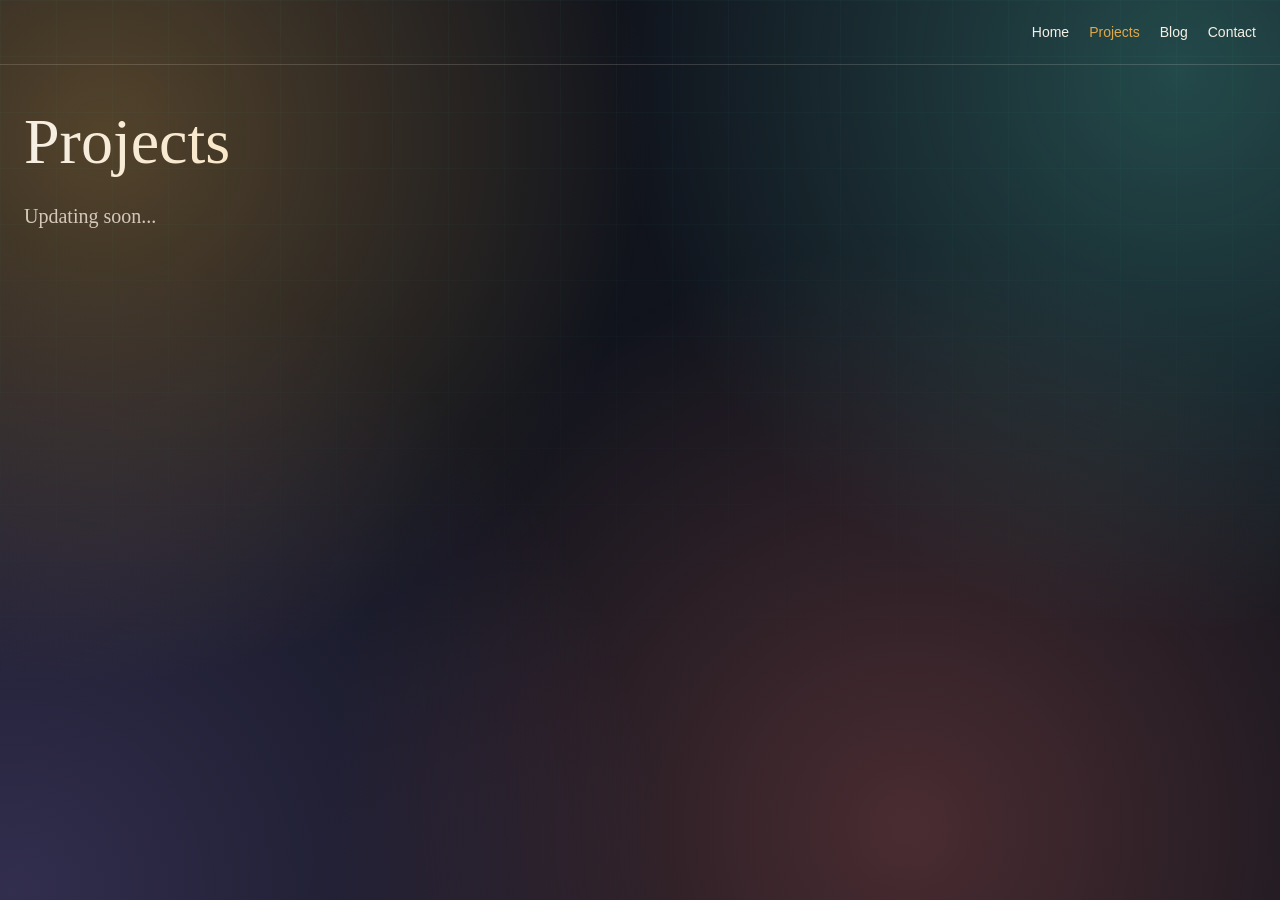
<file: local/projects.html>
<!DOCTYPE html>
<!-- Projects page. Empty for now. Fill the section below later. -->
<html lang="en">
  <head>
    <meta charset="UTF-8" />
    <meta name="viewport" content="width=device-width, initial-scale=1.0" />
    <!-- Short text that search engines and link previews can show. -->
    <meta
      name="description"
      content="Projects by Aishwarya Mohan across embedded systems, control engineering, machine learning, robotics, and real hardware."
    />
    <title>Projects · Aishwarya Mohan</title>
    <link rel="stylesheet" href="style.css" />
  </head>
  <body>
    <header class="nav">
      <nav class="nav-links">
        <a href="index.html">Home</a>
        <a class="nav-here" href="projects.html">Projects</a>
        <a href="blog.html">Blog</a>
        <a href="contact.html">Contact</a>
      </nav>
    </header>

    <main class="page">
      <h1>Projects</h1>
      <!-- EDIT: add project cards here later. -->
      <p class="intro">Updating soon...</p>
    </main>
  </body>
</html>
</file>
<file: style.css>
/* Warm engineering colours for the first local page. */
:root {
  --ink: #11141d;
  --panel: #282235;
  --line: rgba(246, 239, 228, 0.16);
  --cream: #f6efe4;
  --muted: #d5c8ba;
  --gold: #e0a84a;
  --teal: #55d6c2;
  --coral: #ff7b72;
  --violet: #a98bff;
  --rose: #f3a6c6;
}

/* Make the page fill the window and use our font. */
* {
  box-sizing: border-box;
}

body {
  margin: 0;
  min-height: 100vh;
  position: relative;
  overflow-x: hidden;
  background: var(--ink);
  color: var(--cream);
  font-family: Georgia, "Times New Roman", serif;
}

/* Soft coloured glows behind the whole page. */
body::before {
  content: "";
  position: fixed;          /* stays still while the page scrolls */
  inset: -20%;              /* a bit bigger than the screen, so movement has room */
  z-index: -1;              /* sits behind all the text */
  background:
    radial-gradient(circle at 20% 25%, rgba(224, 168, 74, 0.32), transparent 32%),
    radial-gradient(circle at 80% 20%, rgba(85, 214, 194, 0.28), transparent 32%),
    radial-gradient(circle at 65% 80%, rgba(255, 123, 114, 0.24), transparent 38%),
    radial-gradient(circle at 15% 85%, rgba(169, 139, 255, 0.22), transparent 35%);
  animation: drift 10s ease-in-out infinite alternate;
}

/* A faint technical grid gives the background an engineering feel. */
body::after {
  content: "";
  position: fixed;
  inset: 0;
  z-index: -1;
  opacity: 0.14;
  background-image:
    linear-gradient(rgba(85, 214, 194, 0.24) 1px, transparent 1px),
    linear-gradient(90deg, rgba(85, 214, 194, 0.24) 1px, transparent 1px);
  background-size: 56px 56px;
  mask-image: linear-gradient(to bottom, black, transparent 85%);
}

/* Roof: one doodle line that tells my story across the top. */
/* Same width and side space as the text below, so the roof lines up. */
.roof {
  position: relative;
  z-index: 1;
  margin: 0 auto;
  /* 40px keeps a small edge, so the drawing fills the laptop. */
  padding: 0 24px;
  height: clamp(56px, 6vw, 78px);
  overflow: hidden;
}

.roof-art {
  display: block;
  width: 100%;
  height: auto;
  transform: scaleY(0.35);
  transform-origin: top center;
  fill: none;
  stroke: var(--cream);
  stroke-width: 1.1;
  stroke-linecap: round;
  stroke-linejoin: round;
}

/* Colour groups along the journey. */
.gold { stroke: var(--gold); }
.rose { stroke: var(--rose); }
.teal { stroke: var(--teal); }
.violet { stroke: var(--violet); }
.coral { stroke: var(--coral); }
.cream { stroke: var(--cream); }

/* --- The life line --- */
/* Faint copy: always visible, so the doodle never looks empty. */
.line-ghost {
  opacity: 0.22;
}

/* Bright copy: pathLength="1" makes the line length 1, so the dash trick */
/* below can draw it from start to end in sync with the walking person. */
.line-live {
  stroke: url(#life-gradient);
  stroke-width: 1.8;
  stroke-dasharray: 1;
  animation: draw-life 22s linear infinite;
}

@keyframes draw-life {
  0% {
    stroke-dashoffset: 1;
    opacity: 1;
  }
  85% {
    stroke-dashoffset: 0;
    opacity: 1;
  }
  100% {
    stroke-dashoffset: 0;
    opacity: 0;
  }
}

/* ===== Back layer: depth ===== */
/* Season colours breathe slowly. */
.wash {
  stroke: none;
  transform-box: fill-box;
  transform-origin: center;
  animation: breathe 9s ease-in-out infinite alternate;
  animation-delay: calc(var(--i) * -1.5s);
}

@keyframes breathe {
  from {
    opacity: 0.7;
    scale: 0.95;
  }
  to {
    opacity: 1;
    scale: 1.08;
  }
}

/* The skyline is only a soft shadow, so it never fights the doodles. */
.skyline {
  fill: url(#life-gradient);
  fill-opacity: 0.08;
  stroke: url(#life-gradient);
  stroke-opacity: 0.18;
  stroke-width: 0.6;
}

.dot-star {
  fill: var(--cream);
  stroke: none;
  transform-box: fill-box;
  transform-origin: center;
  animation: twinkle 3.4s ease-in-out infinite;
  animation-delay: calc(var(--i) * 0.33s);
}

/* Turbine blades turn around the hub. */
.turbine {
  opacity: 0.6;
}

.blades {
  transform-box: view-box;
  animation: spin 5s linear infinite;
  animation-delay: calc(var(--i) * -1.7s);
}

/* Birds flap by squashing up and down. */
.birds {
  stroke: var(--cream);
  opacity: 0.55;
}

.bird {
  transform-box: fill-box;
  transform-origin: center;
  animation: flap 0.6s ease-in-out infinite alternate;
  animation-delay: calc(var(--i, 0) * -0.2s);
}

@keyframes flap {
  to {
    scale: 1 0.4;
  }
}

/* Road, tracks and the two vehicles. */
.road {
  stroke: rgba(224, 168, 74, 0.35);
  stroke-dasharray: 6 4;
}

.track {
  stroke: rgba(169, 139, 255, 0.4);
  stroke-width: 2;
  stroke-dasharray: 1 3;
}

.auto {
  stroke: var(--gold);
  fill: var(--gold);
  fill-opacity: 0.2;
  animation: drive 14s linear infinite;
}

@keyframes drive {
  from {
    transform: translateX(-220px);
  }
  to {
    transform: translateX(470px);
  }
}

.train {
  stroke: var(--violet);
  fill: var(--violet);
  fill-opacity: 0.2;
  animation: train 9s linear infinite;
}

@keyframes train {
  from {
    transform: translateX(600px);
  }
  to {
    transform: translateX(1410px);
  }
}

/* --- Garland and sparkles --- */
.garland {
  stroke: rgba(246, 239, 228, 0.3);
  stroke-dasharray: 1 3;
}

.bud {
  fill: var(--cream);
  stroke: none;
  transform-box: fill-box;
  transform-origin: center;
  animation: twinkle 3s ease-in-out infinite;
  animation-delay: calc(var(--i) * 0.15s);
}

.twinkle {
  fill: var(--gold);
  stroke: none;
  transform-box: fill-box;
  transform-origin: center;
  animation: twinkle 2.6s ease-in-out infinite;
  animation-delay: calc(var(--i) * 0.4s);
}

@keyframes twinkle {
  0%,
  100% {
    opacity: 0.25;
    scale: 0.8;
  }
  50% {
    opacity: 1;
    scale: 1.1;
  }
}

/* --- Bengaluru --- */
.sun {
  transform-box: fill-box;
  transform-origin: center;
  animation: spin 30s linear infinite;
}

.sun circle {
  fill: var(--gold);
  fill-opacity: 0.15;
}

.palm {
  transform-box: fill-box;
  transform-origin: center bottom;
  animation: sway 3s ease-in-out infinite alternate;
}

@keyframes sway {
  from {
    rotate: -3deg;
  }
  to {
    rotate: 3deg;
  }
}

.steam {
  animation: steam 3s ease-out infinite;
  animation-delay: calc(var(--i) * 0.5s);
}

@keyframes steam {
  0% {
    opacity: 0;
    transform: translateY(5px);
  }
  40% {
    opacity: 0.9;
  }
  100% {
    opacity: 0;
    transform: translateY(-7px);
  }
}

.kolam-dots circle {
  fill: var(--rose);
  stroke: none;
  transform-box: fill-box;
  transform-origin: center;
  animation: twinkle 2s ease-in-out infinite;
}

/* --- Electrical roots: badminton shuttle --- */
.shuttle {
  fill: var(--cream);
  stroke: none;
}

/* --- First code: lines appear like typing --- */
.typing {
  stroke-dasharray: 60;
  animation: type 4s steps(8) infinite;
  animation-delay: calc(var(--i) * 0.6s);
}

@keyframes type {
  0% {
    stroke-dashoffset: 60;
  }
  50%,
  100% {
    stroke-dashoffset: 0;
  }
}

/* --- Travel --- */
.globe-spin {
  transform-box: fill-box;
  transform-origin: center;
  animation: globe 4s linear infinite;
}

/* Squashing the middle ring left and right looks like the globe turns. */
@keyframes globe {
  0%,
  100% {
    scale: 1 1;
  }
  50% {
    scale: 0.1 1;
  }
}

.cloud {
  opacity: 0.6;
  animation: cloud 10s ease-in-out infinite alternate;
}

@keyframes cloud {
  to {
    transform: translateX(14px);
  }
}

/* One wave is 10 units long, so moving 20 makes a smooth loop. */
.sea {
  animation: roll 2s linear infinite;
}

.sea-slow {
  opacity: 0.5;
  animation-duration: 3s;
}

@keyframes roll {
  to {
    transform: translateX(-20px);
  }
}

.swimmer {
  animation: bob 2s ease-in-out infinite alternate;
}

.swim-arm {
  transform-box: view-box;
  transform-origin: 612px 130px;
  animation: swim-arm 1.4s ease-in-out infinite alternate;
}

@keyframes bob {
  to {
    transform: translateY(2px);
  }
}

@keyframes swim-arm {
  from {
    rotate: -30deg;
  }
  to {
    rotate: 25deg;
  }
}

.plane {
  fill: var(--gold);
  stroke: none;
}

/* --- Darmstadt and hikes --- */
.flag {
  transform-box: fill-box;
  transform-origin: left center;
  animation: flag 1.5s ease-in-out infinite alternate;
}

@keyframes flag {
  to {
    scale: 0.8 1;
  }
}

.hiker {
  fill: var(--cream);
  stroke: none;
}

/* --- Firmware --- */
.core {
  fill: var(--gold);
  fill-opacity: 0.2;
  stroke: var(--gold);
  animation: core 3s ease-in-out infinite;
}

@keyframes core {
  50% {
    fill-opacity: 0.8;
  }
}

.bits {
  fill: var(--gold);
  stroke: none;
  font: 7px monospace;
  letter-spacing: 0.15em;
  text-anchor: middle;
  animation: bits 3s ease-out infinite;
}

@keyframes bits {
  0% {
    opacity: 0;
    transform: translateY(-6px);
  }
  30% {
    opacity: 1;
  }
  100% {
    opacity: 0;
    transform: translateY(8px);
  }
}

/* --- Robots & chess: two joints turn, the knight rides along --- */
.arm-upper,
.arm-lower {
  transform-box: view-box;
  animation: arm 4s ease-in-out infinite alternate;
}

.arm-upper {
  transform-origin: 970px 124px;
}

.arm-lower {
  transform-origin: 970px 94px;
  animation-name: forearm;
  animation-duration: 3s;
}

@keyframes arm {
  from {
    rotate: -14deg;
  }
  to {
    rotate: 10deg;
  }
}

@keyframes forearm {
  from {
    rotate: 20deg;
  }
  to {
    rotate: -18deg;
  }
}

.board rect:nth-child(odd) {
  fill: var(--rose);
  fill-opacity: 0.35;
}

/* --- Control and next stop --- */
.setpoint {
  stroke-dasharray: 3 4;
  opacity: 0.5;
}

.moon path {
  fill: var(--gold);
  fill-opacity: 0.15;
}

.pin {
  transform-box: fill-box;
  transform-origin: center bottom;
  animation: pin 2s ease-in-out infinite;
}

@keyframes pin {
  0%,
  100% {
    transform: translateY(0);
  }
  50% {
    transform: translateY(-5px);
  }
}

@keyframes spin {
  to {
    rotate: 360deg;
  }
}

/* ===== Many small things ===== */
.icons use {
  fill: none;
  stroke-width: 1;
}

/* Tiny icons are softer, so they feel like a watermark. */
.tiny {
  opacity: 0.55;
  transform-box: fill-box;
  transform-origin: center;
  animation: float-tiny 4s ease-in-out infinite alternate;
  animation-delay: calc(var(--i) * -0.37s);
}

.small {
  opacity: 0.8;
  transform-box: fill-box;
  transform-origin: center bottom;
}

/* Each tiny icon bobs up and down a little, all at different times. */
@keyframes float-tiny {
  from {
    transform: translateY(0);
  }
  to {
    transform: translateY(-2px);
  }
}

.sway-small {
  animation: sway 3s ease-in-out infinite alternate;
}

.blink {
  animation: twinkle 1.4s ease-in-out infinite;
}

.pulse {
  animation: twinkle 1.8s ease-in-out infinite;
}

.spin-small {
  transform-origin: center;
  animation: spin 6s linear infinite;
}

/* Master's cap: tossed up into the air, then lands. */
.toss {
  animation: toss 4s ease-in-out infinite;
}

@keyframes toss {
  0%,
  55%,
  100% {
    transform: translateY(0) rotate(0);
  }
  70% {
    transform: translateY(-26px) rotate(200deg);
  }
  85% {
    transform: translateY(0) rotate(360deg);
  }
}

/* Hot-air balloon floats up and down. */
.float {
  animation: float-balloon 6s ease-in-out infinite alternate;
}

@keyframes float-balloon {
  to {
    transform: translate(10px, -8px);
  }
}

/* Dream constellation: a faint line between twinkling stars. */
.constellation {
  stroke: rgba(246, 239, 228, 0.35);
  stroke-dasharray: 2 3;
}

.constellation circle {
  fill: var(--cream);
  stroke: none;
  transform-box: fill-box;
  transform-origin: center;
  animation: twinkle 2.8s ease-in-out infinite;
}

.constellation circle:nth-child(odd) {
  animation-delay: -1.4s;
}

/* ===== Seasons and festivals ===== */
.seasons {
  opacity: 0.75;
}

/* Spring blossoms and petals drifting down. */
.blossom {
  fill: var(--rose);
  fill-opacity: 0.5;
}

.petal-fall {
  fill: var(--rose);
  stroke: none;
  animation: fall 7s linear infinite;
  animation-delay: calc(var(--i) * -2.3s);
}

/* Things fall 90 units, drift sideways, turn, and fade at the end. */
@keyframes fall {
  0% {
    opacity: 0;
    transform: translate(0, 0) rotate(0);
  }
  10%,
  80% {
    opacity: 0.9;
  }
  100% {
    opacity: 0;
    transform: translate(14px, 90px) rotate(200deg);
  }
}

/* Diwali lantern swings gently from its string. */
.lantern {
  transform-box: view-box;
  transform-origin: 150px 8px;
  animation: lantern 4s ease-in-out infinite alternate;
}

@keyframes lantern {
  from {
    rotate: -4deg;
  }
  to {
    rotate: 4deg;
  }
}

.lantern-body {
  fill: var(--gold);
  animation: glow 2.5s ease-in-out infinite;
}

@keyframes glow {
  0%,
  100% {
    fill-opacity: 0.1;
  }
  50% {
    fill-opacity: 0.55;
  }
}

/* Diya flames flicker. */
.flame {
  fill: var(--gold);
  stroke: none;
  transform-box: fill-box;
  transform-origin: center bottom;
  animation: flicker 0.9s ease-in-out infinite alternate;
}

@keyframes flicker {
  from {
    scale: 0.85 1;
    opacity: 0.7;
  }
  to {
    scale: 1.1 1.2;
    opacity: 1;
  }
}

/* Rangoli draws itself, like every morning at home. */
.rangoli {
  stroke-dasharray: 1;
  animation: draw-rangoli 8s ease-in-out infinite;
}

@keyframes draw-rangoli {
  0% {
    stroke-dashoffset: 1;
  }
  40%,
  85% {
    stroke-dashoffset: 0;
  }
  100% {
    stroke-dashoffset: -1;
  }
}

.rangoli-dot {
  fill: var(--rose);
  stroke: none;
}

/* Monsoon rain drops. */
.rain {
  animation: rain 1s linear infinite;
  animation-delay: calc(var(--i) * 0.25s);
}

@keyframes rain {
  0% {
    opacity: 0;
    transform: translateY(-2px);
  }
  30% {
    opacity: 1;
  }
  100% {
    opacity: 0;
    transform: translateY(6px);
  }
}

/* Circuit roots: the end nodes pulse one after another. */
.roots {
  opacity: 0.7;
}

.node {
  fill: var(--rose);
  stroke: none;
  animation: twinkle 2.4s ease-in-out infinite;
  animation-delay: calc(var(--i) * 0.4s);
  transform-box: fill-box;
  transform-origin: center;
}

/* Fireworks: burst open, fade, wait, burst again. */
.firework {
  opacity: 0;
  animation: burst 5s ease-out infinite;
  animation-delay: calc(var(--i) * 2.5s);
}

@keyframes burst {
  0% {
    opacity: 1;
    scale: 0.2;
  }
  25% {
    opacity: 0.9;
    scale: 1;
  }
  40%,
  100% {
    opacity: 0;
    scale: 1.2;
  }
}

/* Fish swim left and right under the waves. */
.fish {
  animation: swim 6s ease-in-out infinite alternate;
}

.fish-back {
  animation-direction: alternate-reverse;
  animation-duration: 7s;
}

@keyframes swim {
  from {
    transform: translateX(0);
  }
  to {
    transform: translateX(40px);
  }
}

/* Autumn leaves. Odd ones gold, even ones coral. */
.autumn use {
  stroke: var(--gold);
  fill: var(--gold);
  fill-opacity: 0.25;
}

.autumn use:nth-child(even) {
  stroke: var(--coral);
  fill: var(--coral);
}

.leaf-fall {
  animation: fall 8s linear infinite;
  animation-delay: calc(var(--i) * -1.7s);
}

/* Snow falls slowly. */
.snow {
  fill: var(--cream);
  stroke: none;
  animation: fall 9s linear infinite;
  animation-delay: calc(var(--i) * -1.1s);
}

/* Christmas lights blink in turns. */
.lights path {
  stroke: rgba(246, 239, 228, 0.35);
}

.bulb {
  stroke: none;
  fill: var(--gold);
  animation: twinkle 1.6s ease-in-out infinite;
  animation-delay: calc(var(--i) * 0.2s);
  transform-box: fill-box;
  transform-origin: center;
}

.bulb:nth-of-type(3n + 1) {
  fill: var(--rose);
}

.bulb:nth-of-type(3n + 2) {
  fill: var(--teal);
}

.xmas-star path:last-child {
  fill: var(--gold);
  animation: glow 2s ease-in-out infinite;
}

/* New flowers open and close softly. */
.bloom {
  transform-box: fill-box;
  transform-origin: center bottom;
  animation: bloom 3s ease-in-out infinite alternate;
  animation-delay: calc(var(--i) * 0.5s);
}

.bloom circle {
  fill: var(--rose);
  fill-opacity: 0.3;
}

@keyframes bloom {
  from {
    scale: 0.7;
  }
  to {
    scale: 1;
  }
}

/* ===== The person walking the line with a kite (her dreams) ===== */
.walker {
  stroke: var(--cream);
  stroke-width: 1.2;
}

.halo {
  fill: var(--gold);
  fill-opacity: 0.18;
  stroke: none;
  filter: blur(2px);
}

/* Legs swing from the hip, opposite to each other. */
.leg {
  transform-box: fill-box;
  transform-origin: center top;
  animation: step 0.5s ease-in-out infinite alternate;
}

.leg-b {
  animation-direction: alternate-reverse;
}

@keyframes step {
  from {
    rotate: -25deg;
  }
  to {
    rotate: 25deg;
  }
}

.kite-string {
  stroke: rgba(246, 239, 228, 0.5);
  stroke-width: 0.6;
}

/* The kite floats and turns a little in the wind. */
.kite {
  stroke: var(--coral);
  fill: var(--coral);
  fill-opacity: 0.35;
  transform-box: fill-box;
  transform-origin: center;
  animation: kite 2.2s ease-in-out infinite alternate;
}

@keyframes kite {
  from {
    transform: translate(0, 0) rotate(-10deg);
  }
  to {
    transform: translate(3px, -3px) rotate(10deg);
  }
}

.kite path:last-child {
  fill: none;
}

/* Move and turn the glows, then go back (alternate). */
@keyframes drift {
  from {
    transform: translate(-6%, 4%) rotate(-10deg) scale(1);
  }
  to {
    transform: translate(6%, -4%) rotate(10deg) scale(1.15);
  }
}

/* Text slides up and fades in when the page opens. */
.hero-text {
  animation: rise 0.9s ease-out backwards;
}

/* Cards come in a little later, one after another. */
.topics article {
  /* "backwards" hides cards during the delay but frees them for hover after. */
  animation: rise 0.9s ease-out backwards;
}

.topics article:nth-child(1) {
  animation-delay: 0.3s;
}

.topics article:nth-child(2) {
  animation-delay: 0.45s;
}

.topics article:nth-child(3) {
  animation-delay: 0.6s;
}

/* Start 24px lower and invisible, end in place and visible. */
@keyframes rise {
  from {
    opacity: 0;
    transform: translateY(24px);
  }
  to {
    opacity: 1;
    transform: translateY(0);
  }
}

/* No movement for people who turned off animations on their device. */
@media (prefers-reduced-motion: reduce) {
  *,
  *::before {
    animation: none !important;
    transition: none !important;
  }

  .story.story-animate {
    opacity: 1;
    transform: none;
  }
}

/* Top bar uses the same width as the page below it. */
.nav {
  position: relative;
  z-index: 2;
  display: flex;
  justify-content: flex-end;
  align-items: center;
  margin: 0 auto;
  padding: 24px 24px;
  border-bottom: 1px solid var(--line);
  font-family: Arial, sans-serif;
}

/* Links have no underline until the mouse is over them. */
.nav a {
  color: var(--cream);
  text-decoration: none;
}

.nav a:hover,
.nav a.nav-here {
  color: var(--gold);
}

.nav-links {
  display: flex;
  gap: 20px;
  font-size: 14px;
}

/* Text and photo stay together in one centred row. */
.hero {
  display: flex;
  align-items: center;
  /* Text starts at the left edge of the cards, photo ends at their right edge. */
  justify-content: space-between;
  /* Gap grows with the screen: at least 32px, at most 80px. */
  gap: clamp(32px, 4vw, 80px);
  min-height: 510px;
}

.hero-text {
  flex: 1;
  min-width: 0; /* text uses the space beside the photo, so line count follows the screen */
}

.eyebrow {
  margin: 0 0 18px;
  color: var(--teal);
  font: 700 12px/1.4 Arial, sans-serif;
  letter-spacing: 0.2em;
}

/* The two rings turn in opposite directions around the portrait. */
.portrait-system {
  position: relative;
  /* Shrinks on a smaller laptop so it stays beside the text. */
  width: min(390px, 34vw);
  height: min(390px, 34vw);
  flex: 0 1 auto;
  display: grid;
  place-items: center;
}

.orbit {
  position: absolute;
  inset: 12px;
  border: 1px solid rgba(85, 214, 194, 0.48);
  border-radius: 50%;
  animation: orbit-spin 14s linear infinite;
}

.orbit::before {
  content: "";
  position: absolute;
  top: 16%;
  right: 6%;
  width: 10px;
  height: 10px;
  border-radius: 50%;
  background: var(--teal);
  box-shadow: 0 0 18px 5px rgba(85, 214, 194, 0.65);
}

.orbit-two {
  inset: 0;
  border-color: rgba(255, 123, 114, 0.38);
  border-style: dashed;
  animation-direction: reverse;
  animation-duration: 22s;
}

.orbit-two::before {
  top: auto;
  right: auto;
  bottom: 8%;
  left: 20%;
  background: var(--coral);
  box-shadow: 0 0 18px 5px rgba(255, 123, 114, 0.55);
}

@keyframes orbit-spin {
  to {
    transform: rotate(360deg);
  }
}

/* Round photo frame. Same width and height make a perfect circle. */
.photo {
  width: 72%;
  height: 72%;
  display: flex;
  align-items: center;
  justify-content: center;
  border-radius: 50%;
  overflow: hidden;
  /* Gold-to-teal fill until a real photo is added. */
  background:
    linear-gradient(135deg, rgba(224, 168, 74, 0.5), rgba(85, 214, 194, 0.4)),
    var(--panel);
  box-shadow:
    0 0 60px rgba(85, 214, 194, 0.16),
    inset 0 0 50px rgba(255, 255, 255, 0.05);
  color: var(--muted);
  font-family: Arial, sans-serif;
  font-size: 14px;
}

/* Fill the circle without stretching the picture. */
.photo img {
  width: 100%;
  height: 100%;
  object-fit: cover;
}

/* Wide on a computer, with space at the screen edges. */
.page {
  position: relative;
  z-index: 1;
  margin: 0 auto;
  padding: 40px 24px 96px;
}

/* Row that holds the two buttons. */
.hero-buttons {
  display: flex;
  flex-wrap: wrap;
  gap: 12px;
  margin-top: 28px;
}

/* A link that looks like a button. */
.button {
  display: inline-block;
  padding: 10px 18px;
  border: 1px solid var(--gold);
  color: var(--gold);
  font-family: Arial, sans-serif;
  font-size: 14px;
  text-decoration: none;
  border-radius: 999px;
  transition: transform 0.2s, background 0.2s, box-shadow 0.2s;
}

.button:hover {
  background: var(--panel);
  transform: translateY(-3px);
  box-shadow: 0 8px 24px rgba(224, 168, 74, 0.2);
}

/* The main button is filled with gold. */
.button-main {
  background: var(--gold);
  color: var(--ink);
}

.button-main:hover {
  background: var(--cream);
  border-color: var(--cream);
}

h1 {
  margin: 0;
  font-size: 64px;
  font-weight: normal;
  background: linear-gradient(90deg, var(--cream), #ffd891, var(--teal));
  background-clip: text;
  color: transparent;
}

.role {
  min-height: 28px;
  margin: 12px 0 0;
  color: var(--muted);
  font-family: Arial, sans-serif;
  font-size: 18px;
}

#changing-focus {
  display: inline-block;
  color: var(--gold);
  transition: opacity 0.25s, transform 0.25s;
}

#changing-focus.is-changing {
  opacity: 0;
  transform: translateY(6px);
}

.cursor {
  color: var(--teal);
  animation: blink 0.8s steps(1) infinite;
}

@keyframes blink {
  50% {
    opacity: 0;
  }
}

/* Contact form. One field under the next. */
.contact-line {
  font-family: Arial, sans-serif;
}

.contact-line a {
  color: var(--gold);
}

.contact-form {
  display: flex;
  flex-direction: column;
  gap: 16px;
  max-width: 480px;
  margin-top: 28px;
  font-family: Arial, sans-serif;
  font-size: 14px;
}

.contact-form label {
  display: flex;
  flex-direction: column;
  gap: 6px;
}

.contact-form input,
.contact-form textarea {
  padding: 10px;
  border: 1px solid var(--line);
  border-radius: 6px;
  background: rgba(17, 20, 29, 0.5);
  color: var(--cream);
  font: inherit;
}

.contact-form button {
  align-self: flex-start;
  cursor: pointer;
}

/* Sits under the form, apart from the fields. */
.find-me {
  margin-top: 48px;
  color: var(--muted);
  font-family: Arial, sans-serif;
  font-size: 14px;
}

.find-me a {
  color: var(--gold);
}

/* One blog post. Copy the block in blog.html to add another. */
.post {
  max-width: 680px;
  margin-top: 32px;
  padding-top: 16px;
  border-top: 1px solid var(--line);
}

.post-date {
  margin: 0 0 8px;
  color: var(--gold);
  font-family: Arial, sans-serif;
  font-size: 13px;
}

.post p {
  color: var(--muted);
  font-family: Arial, sans-serif;
  line-height: 1.6;
}

.intro {
  color: var(--muted);
  font-size: 20px;
  line-height: 1.7;
}

/* Studies, work, and tools use full-width panels, so the page does not feel empty. */
.story {
  position: relative;
  overflow: hidden;
  width: 100%;
  margin-top: 48px;
  padding: 24px;
  border-left: 2px solid var(--gold);
  background: linear-gradient(135deg, rgba(54, 39, 18, 0.42), rgba(40, 34, 53, 0.36));
  backdrop-filter: blur(8px);
}

/* Added by JavaScript before the scroll animation starts. */
.story.story-animate {
  opacity: 0;
  transform: translateX(-48px);
  transition: opacity 0.7s ease, transform 0.7s ease;
}

/* Added by JavaScript when the section reaches the screen. */
.story.story-animate.is-visible {
  opacity: 1;
  transform: translateX(0);
}

/* Soft colour on the right fills the panel without adding more text. */
.story::after {
  content: "";
  position: absolute;
  width: 260px;
  height: 260px;
  right: -90px;
  top: -80px;
  border-radius: 50%;
  background: radial-gradient(circle, rgba(224, 168, 74, 0.22), transparent 68%);
}

.story > * {
  position: relative;
  z-index: 1;
}

.story h2 {
  margin: 0 0 12px;
  font-size: 28px;
  font-weight: normal;
}

.story p {
  width: 100%;
  max-width: none;
  margin: 0 0 14px;
  color: var(--muted);
  font-size: 18px;
  line-height: 1.7;
  text-wrap: pretty;
}

.story p:last-of-type {
  margin-bottom: 0;
}

/* The first line of a section: bigger and brighter. */
.story .lead {
  color: var(--cream);
  font-size: 22px;
}

/* Company and institution names stand out in gold. */
.story strong {
  color: var(--gold);
  font-weight: normal;
}

/* AI and ML words are italic, not a separate colour. */
.story em {
  color: inherit;
  font-style: italic;
}

/* A boxed block with a teal line on the left, for the AI part. */
.highlight {
  margin: 20px 0;
  padding: 16px 20px;
  border-left: 3px solid var(--teal);
  background: rgba(85, 214, 194, 0.08);
}

.highlight h3 {
  margin: 0 0 8px;
  color: var(--teal);
  font-size: 20px;
  font-weight: normal;
}

.highlight strong {
  color: var(--teal);
}

/* Tool names as small labels. The list has no bullets. */
.chips {
  display: flex;
  flex-wrap: wrap;
  gap: 8px;
  margin: 18px 0 0;
  padding: 0;
  list-style: none;
}

.chips li {
  padding: 6px 12px;
  border: 1px solid var(--line);
  border-radius: 999px;
  color: var(--cream);
  font-family: Arial, sans-serif;
  font-size: 13px;
}

/* Place the three topics side by side on a wide screen. */
.topics {
  display: grid;
  grid-template-columns: repeat(3, minmax(0, 1fr));
  gap: 24px;
  margin-top: 64px;
}

/* See-through cards so the colours show behind them. */
article {
  position: relative;
  overflow: hidden;
  background: linear-gradient(135deg, rgba(54, 39, 18, 0.58), rgba(40, 34, 53, 0.58));
  backdrop-filter: blur(8px);
  border-top: 2px solid var(--gold);
  padding: 16px;
  transition: transform 0.25s, box-shadow 0.25s; /* smooth hover change */
}

/* Each card gets a different coloured light. */
article::after {
  content: "";
  position: absolute;
  width: 120px;
  height: 120px;
  right: -55px;
  bottom: -70px;
  border-radius: 50%;
  background: var(--gold);
  opacity: 0.14;
  filter: blur(14px);
}

article:nth-child(2)::after {
  background: var(--teal);
}

article:nth-child(3)::after {
  background: var(--violet);
}

/* Card lifts up with a gold glow when the mouse is over it. */
article:hover {
  transform: translateY(-6px);
  box-shadow: 0 10px 30px rgba(224, 168, 74, 0.25);
}

h2 {
  margin: 0 0 8px;
  font-size: 18px;
  font-weight: normal;
}

article p {
  margin: 0;
  color: var(--muted);
  font-family: Arial, sans-serif;
  font-size: 14px;
  line-height: 1.5;
}

/* Stack the topics on a phone. */
@media (max-width: 700px) {
  h1 {
    font-size: 36px;
  }

  /* Smaller gaps so the top bar fits on a phone. */
  .nav-links {
    gap: 12px;
  }

  .nav,
  .page {
    padding-left: 20px;
    padding-right: 20px;
  }

  .page {
    padding-top: 48px;
  }

  /* Smaller photo so it fits a phone screen. */
  .photo {
    width: 210px;
    height: 210px;
  }

  .portrait-system {
    width: 280px;
    height: 280px;
    flex-basis: 280px;
    align-self: center;
  }

  /* On a phone, put the photo under the text. */
  .hero {
    flex-direction: column;
    align-items: flex-start;
  }

  .topics {
    grid-template-columns: 1fr;
  }

  /* On a phone the drawing is small, so hide the words under it. */
  .roof {
    padding: 0 20px;
  }

}
</file>
<file: local/style.css>
/* Warm engineering colours for the first local page. */
:root {
  --ink: #11141d;
  --panel: #282235;
  --line: rgba(246, 239, 228, 0.16);
  --cream: #f6efe4;
  --muted: #d5c8ba;
  --gold: #e0a84a;
  --teal: #55d6c2;
  --coral: #ff7b72;
  --violet: #a98bff;
  --rose: #f3a6c6;
}

/* Make the page fill the window and use our font. */
* {
  box-sizing: border-box;
}

body {
  margin: 0;
  min-height: 100vh;
  position: relative;
  overflow-x: hidden;
  background: var(--ink);
  color: var(--cream);
  font-family: Georgia, "Times New Roman", serif;
}

/* Soft coloured glows behind the whole page. */
body::before {
  content: "";
  position: fixed;          /* stays still while the page scrolls */
  inset: -20%;              /* a bit bigger than the screen, so movement has room */
  z-index: -1;              /* sits behind all the text */
  background:
    radial-gradient(circle at 20% 25%, rgba(224, 168, 74, 0.32), transparent 32%),
    radial-gradient(circle at 80% 20%, rgba(85, 214, 194, 0.28), transparent 32%),
    radial-gradient(circle at 65% 80%, rgba(255, 123, 114, 0.24), transparent 38%),
    radial-gradient(circle at 15% 85%, rgba(169, 139, 255, 0.22), transparent 35%);
  animation: drift 10s ease-in-out infinite alternate;
}

/* A faint technical grid gives the background an engineering feel. */
body::after {
  content: "";
  position: fixed;
  inset: 0;
  z-index: -1;
  opacity: 0.14;
  background-image:
    linear-gradient(rgba(85, 214, 194, 0.24) 1px, transparent 1px),
    linear-gradient(90deg, rgba(85, 214, 194, 0.24) 1px, transparent 1px);
  background-size: 56px 56px;
  mask-image: linear-gradient(to bottom, black, transparent 85%);
}

/* Roof: one doodle line that tells my story across the top. */
/* Same width and side space as the text below, so the roof lines up. */
.roof {
  position: relative;
  z-index: 1;
  margin: 0 auto;
  /* 40px keeps a small edge, so the drawing fills the laptop. */
  padding: 0 24px;
  height: clamp(56px, 6vw, 78px);
  overflow: hidden;
}

.roof-art {
  display: block;
  width: 100%;
  height: auto;
  transform: scaleY(0.35);
  transform-origin: top center;
  fill: none;
  stroke: var(--cream);
  stroke-width: 1.1;
  stroke-linecap: round;
  stroke-linejoin: round;
}

/* Colour groups along the journey. */
.gold { stroke: var(--gold); }
.rose { stroke: var(--rose); }
.teal { stroke: var(--teal); }
.violet { stroke: var(--violet); }
.coral { stroke: var(--coral); }
.cream { stroke: var(--cream); }

/* --- The life line --- */
/* Faint copy: always visible, so the doodle never looks empty. */
.line-ghost {
  opacity: 0.22;
}

/* Bright copy: pathLength="1" makes the line length 1, so the dash trick */
/* below can draw it from start to end in sync with the walking person. */
.line-live {
  stroke: url(#life-gradient);
  stroke-width: 1.8;
  stroke-dasharray: 1;
  animation: draw-life 22s linear infinite;
}

@keyframes draw-life {
  0% {
    stroke-dashoffset: 1;
    opacity: 1;
  }
  85% {
    stroke-dashoffset: 0;
    opacity: 1;
  }
  100% {
    stroke-dashoffset: 0;
    opacity: 0;
  }
}

/* ===== Back layer: depth ===== */
/* Season colours breathe slowly. */
.wash {
  stroke: none;
  transform-box: fill-box;
  transform-origin: center;
  animation: breathe 9s ease-in-out infinite alternate;
  animation-delay: calc(var(--i) * -1.5s);
}

@keyframes breathe {
  from {
    opacity: 0.7;
    scale: 0.95;
  }
  to {
    opacity: 1;
    scale: 1.08;
  }
}

/* The skyline is only a soft shadow, so it never fights the doodles. */
.skyline {
  fill: url(#life-gradient);
  fill-opacity: 0.08;
  stroke: url(#life-gradient);
  stroke-opacity: 0.18;
  stroke-width: 0.6;
}

.dot-star {
  fill: var(--cream);
  stroke: none;
  transform-box: fill-box;
  transform-origin: center;
  animation: twinkle 3.4s ease-in-out infinite;
  animation-delay: calc(var(--i) * 0.33s);
}

/* Turbine blades turn around the hub. */
.turbine {
  opacity: 0.6;
}

.blades {
  transform-box: view-box;
  animation: spin 5s linear infinite;
  animation-delay: calc(var(--i) * -1.7s);
}

/* Birds flap by squashing up and down. */
.birds {
  stroke: var(--cream);
  opacity: 0.55;
}

.bird {
  transform-box: fill-box;
  transform-origin: center;
  animation: flap 0.6s ease-in-out infinite alternate;
  animation-delay: calc(var(--i, 0) * -0.2s);
}

@keyframes flap {
  to {
    scale: 1 0.4;
  }
}

/* Road, tracks and the two vehicles. */
.road {
  stroke: rgba(224, 168, 74, 0.35);
  stroke-dasharray: 6 4;
}

.track {
  stroke: rgba(169, 139, 255, 0.4);
  stroke-width: 2;
  stroke-dasharray: 1 3;
}

.auto {
  stroke: var(--gold);
  fill: var(--gold);
  fill-opacity: 0.2;
  animation: drive 14s linear infinite;
}

@keyframes drive {
  from {
    transform: translateX(-220px);
  }
  to {
    transform: translateX(470px);
  }
}

.train {
  stroke: var(--violet);
  fill: var(--violet);
  fill-opacity: 0.2;
  animation: train 9s linear infinite;
}

@keyframes train {
  from {
    transform: translateX(600px);
  }
  to {
    transform: translateX(1410px);
  }
}

/* --- Garland and sparkles --- */
.garland {
  stroke: rgba(246, 239, 228, 0.3);
  stroke-dasharray: 1 3;
}

.bud {
  fill: var(--cream);
  stroke: none;
  transform-box: fill-box;
  transform-origin: center;
  animation: twinkle 3s ease-in-out infinite;
  animation-delay: calc(var(--i) * 0.15s);
}

.twinkle {
  fill: var(--gold);
  stroke: none;
  transform-box: fill-box;
  transform-origin: center;
  animation: twinkle 2.6s ease-in-out infinite;
  animation-delay: calc(var(--i) * 0.4s);
}

@keyframes twinkle {
  0%,
  100% {
    opacity: 0.25;
    scale: 0.8;
  }
  50% {
    opacity: 1;
    scale: 1.1;
  }
}

/* --- Bengaluru --- */
.sun {
  transform-box: fill-box;
  transform-origin: center;
  animation: spin 30s linear infinite;
}

.sun circle {
  fill: var(--gold);
  fill-opacity: 0.15;
}

.palm {
  transform-box: fill-box;
  transform-origin: center bottom;
  animation: sway 3s ease-in-out infinite alternate;
}

@keyframes sway {
  from {
    rotate: -3deg;
  }
  to {
    rotate: 3deg;
  }
}

.steam {
  animation: steam 3s ease-out infinite;
  animation-delay: calc(var(--i) * 0.5s);
}

@keyframes steam {
  0% {
    opacity: 0;
    transform: translateY(5px);
  }
  40% {
    opacity: 0.9;
  }
  100% {
    opacity: 0;
    transform: translateY(-7px);
  }
}

.kolam-dots circle {
  fill: var(--rose);
  stroke: none;
  transform-box: fill-box;
  transform-origin: center;
  animation: twinkle 2s ease-in-out infinite;
}

/* --- Electrical roots: badminton shuttle --- */
.shuttle {
  fill: var(--cream);
  stroke: none;
}

/* --- First code: lines appear like typing --- */
.typing {
  stroke-dasharray: 60;
  animation: type 4s steps(8) infinite;
  animation-delay: calc(var(--i) * 0.6s);
}

@keyframes type {
  0% {
    stroke-dashoffset: 60;
  }
  50%,
  100% {
    stroke-dashoffset: 0;
  }
}

/* --- Travel --- */
.globe-spin {
  transform-box: fill-box;
  transform-origin: center;
  animation: globe 4s linear infinite;
}

/* Squashing the middle ring left and right looks like the globe turns. */
@keyframes globe {
  0%,
  100% {
    scale: 1 1;
  }
  50% {
    scale: 0.1 1;
  }
}

.cloud {
  opacity: 0.6;
  animation: cloud 10s ease-in-out infinite alternate;
}

@keyframes cloud {
  to {
    transform: translateX(14px);
  }
}

/* One wave is 10 units long, so moving 20 makes a smooth loop. */
.sea {
  animation: roll 2s linear infinite;
}

.sea-slow {
  opacity: 0.5;
  animation-duration: 3s;
}

@keyframes roll {
  to {
    transform: translateX(-20px);
  }
}

.swimmer {
  animation: bob 2s ease-in-out infinite alternate;
}

.swim-arm {
  transform-box: view-box;
  transform-origin: 612px 130px;
  animation: swim-arm 1.4s ease-in-out infinite alternate;
}

@keyframes bob {
  to {
    transform: translateY(2px);
  }
}

@keyframes swim-arm {
  from {
    rotate: -30deg;
  }
  to {
    rotate: 25deg;
  }
}

.plane {
  fill: var(--gold);
  stroke: none;
}

/* --- Darmstadt and hikes --- */
.flag {
  transform-box: fill-box;
  transform-origin: left center;
  animation: flag 1.5s ease-in-out infinite alternate;
}

@keyframes flag {
  to {
    scale: 0.8 1;
  }
}

.hiker {
  fill: var(--cream);
  stroke: none;
}

/* --- Firmware --- */
.core {
  fill: var(--gold);
  fill-opacity: 0.2;
  stroke: var(--gold);
  animation: core 3s ease-in-out infinite;
}

@keyframes core {
  50% {
    fill-opacity: 0.8;
  }
}

.bits {
  fill: var(--gold);
  stroke: none;
  font: 7px monospace;
  letter-spacing: 0.15em;
  text-anchor: middle;
  animation: bits 3s ease-out infinite;
}

@keyframes bits {
  0% {
    opacity: 0;
    transform: translateY(-6px);
  }
  30% {
    opacity: 1;
  }
  100% {
    opacity: 0;
    transform: translateY(8px);
  }
}

/* --- Robots & chess: two joints turn, the knight rides along --- */
.arm-upper,
.arm-lower {
  transform-box: view-box;
  animation: arm 4s ease-in-out infinite alternate;
}

.arm-upper {
  transform-origin: 970px 124px;
}

.arm-lower {
  transform-origin: 970px 94px;
  animation-name: forearm;
  animation-duration: 3s;
}

@keyframes arm {
  from {
    rotate: -14deg;
  }
  to {
    rotate: 10deg;
  }
}

@keyframes forearm {
  from {
    rotate: 20deg;
  }
  to {
    rotate: -18deg;
  }
}

.board rect:nth-child(odd) {
  fill: var(--rose);
  fill-opacity: 0.35;
}

/* --- Control and next stop --- */
.setpoint {
  stroke-dasharray: 3 4;
  opacity: 0.5;
}

.moon path {
  fill: var(--gold);
  fill-opacity: 0.15;
}

.pin {
  transform-box: fill-box;
  transform-origin: center bottom;
  animation: pin 2s ease-in-out infinite;
}

@keyframes pin {
  0%,
  100% {
    transform: translateY(0);
  }
  50% {
    transform: translateY(-5px);
  }
}

@keyframes spin {
  to {
    rotate: 360deg;
  }
}

/* ===== Many small things ===== */
.icons use {
  fill: none;
  stroke-width: 1;
}

/* Tiny icons are softer, so they feel like a watermark. */
.tiny {
  opacity: 0.55;
  transform-box: fill-box;
  transform-origin: center;
  animation: float-tiny 4s ease-in-out infinite alternate;
  animation-delay: calc(var(--i) * -0.37s);
}

.small {
  opacity: 0.8;
  transform-box: fill-box;
  transform-origin: center bottom;
}

/* Each tiny icon bobs up and down a little, all at different times. */
@keyframes float-tiny {
  from {
    transform: translateY(0);
  }
  to {
    transform: translateY(-2px);
  }
}

.sway-small {
  animation: sway 3s ease-in-out infinite alternate;
}

.blink {
  animation: twinkle 1.4s ease-in-out infinite;
}

.pulse {
  animation: twinkle 1.8s ease-in-out infinite;
}

.spin-small {
  transform-origin: center;
  animation: spin 6s linear infinite;
}

/* Master's cap: tossed up into the air, then lands. */
.toss {
  animation: toss 4s ease-in-out infinite;
}

@keyframes toss {
  0%,
  55%,
  100% {
    transform: translateY(0) rotate(0);
  }
  70% {
    transform: translateY(-26px) rotate(200deg);
  }
  85% {
    transform: translateY(0) rotate(360deg);
  }
}

/* Hot-air balloon floats up and down. */
.float {
  animation: float-balloon 6s ease-in-out infinite alternate;
}

@keyframes float-balloon {
  to {
    transform: translate(10px, -8px);
  }
}

/* Dream constellation: a faint line between twinkling stars. */
.constellation {
  stroke: rgba(246, 239, 228, 0.35);
  stroke-dasharray: 2 3;
}

.constellation circle {
  fill: var(--cream);
  stroke: none;
  transform-box: fill-box;
  transform-origin: center;
  animation: twinkle 2.8s ease-in-out infinite;
}

.constellation circle:nth-child(odd) {
  animation-delay: -1.4s;
}

/* ===== Seasons and festivals ===== */
.seasons {
  opacity: 0.75;
}

/* Spring blossoms and petals drifting down. */
.blossom {
  fill: var(--rose);
  fill-opacity: 0.5;
}

.petal-fall {
  fill: var(--rose);
  stroke: none;
  animation: fall 7s linear infinite;
  animation-delay: calc(var(--i) * -2.3s);
}

/* Things fall 90 units, drift sideways, turn, and fade at the end. */
@keyframes fall {
  0% {
    opacity: 0;
    transform: translate(0, 0) rotate(0);
  }
  10%,
  80% {
    opacity: 0.9;
  }
  100% {
    opacity: 0;
    transform: translate(14px, 90px) rotate(200deg);
  }
}

/* Diwali lantern swings gently from its string. */
.lantern {
  transform-box: view-box;
  transform-origin: 150px 8px;
  animation: lantern 4s ease-in-out infinite alternate;
}

@keyframes lantern {
  from {
    rotate: -4deg;
  }
  to {
    rotate: 4deg;
  }
}

.lantern-body {
  fill: var(--gold);
  animation: glow 2.5s ease-in-out infinite;
}

@keyframes glow {
  0%,
  100% {
    fill-opacity: 0.1;
  }
  50% {
    fill-opacity: 0.55;
  }
}

/* Diya flames flicker. */
.flame {
  fill: var(--gold);
  stroke: none;
  transform-box: fill-box;
  transform-origin: center bottom;
  animation: flicker 0.9s ease-in-out infinite alternate;
}

@keyframes flicker {
  from {
    scale: 0.85 1;
    opacity: 0.7;
  }
  to {
    scale: 1.1 1.2;
    opacity: 1;
  }
}

/* Rangoli draws itself, like every morning at home. */
.rangoli {
  stroke-dasharray: 1;
  animation: draw-rangoli 8s ease-in-out infinite;
}

@keyframes draw-rangoli {
  0% {
    stroke-dashoffset: 1;
  }
  40%,
  85% {
    stroke-dashoffset: 0;
  }
  100% {
    stroke-dashoffset: -1;
  }
}

.rangoli-dot {
  fill: var(--rose);
  stroke: none;
}

/* Monsoon rain drops. */
.rain {
  animation: rain 1s linear infinite;
  animation-delay: calc(var(--i) * 0.25s);
}

@keyframes rain {
  0% {
    opacity: 0;
    transform: translateY(-2px);
  }
  30% {
    opacity: 1;
  }
  100% {
    opacity: 0;
    transform: translateY(6px);
  }
}

/* Circuit roots: the end nodes pulse one after another. */
.roots {
  opacity: 0.7;
}

.node {
  fill: var(--rose);
  stroke: none;
  animation: twinkle 2.4s ease-in-out infinite;
  animation-delay: calc(var(--i) * 0.4s);
  transform-box: fill-box;
  transform-origin: center;
}

/* Fireworks: burst open, fade, wait, burst again. */
.firework {
  opacity: 0;
  animation: burst 5s ease-out infinite;
  animation-delay: calc(var(--i) * 2.5s);
}

@keyframes burst {
  0% {
    opacity: 1;
    scale: 0.2;
  }
  25% {
    opacity: 0.9;
    scale: 1;
  }
  40%,
  100% {
    opacity: 0;
    scale: 1.2;
  }
}

/* Fish swim left and right under the waves. */
.fish {
  animation: swim 6s ease-in-out infinite alternate;
}

.fish-back {
  animation-direction: alternate-reverse;
  animation-duration: 7s;
}

@keyframes swim {
  from {
    transform: translateX(0);
  }
  to {
    transform: translateX(40px);
  }
}

/* Autumn leaves. Odd ones gold, even ones coral. */
.autumn use {
  stroke: var(--gold);
  fill: var(--gold);
  fill-opacity: 0.25;
}

.autumn use:nth-child(even) {
  stroke: var(--coral);
  fill: var(--coral);
}

.leaf-fall {
  animation: fall 8s linear infinite;
  animation-delay: calc(var(--i) * -1.7s);
}

/* Snow falls slowly. */
.snow {
  fill: var(--cream);
  stroke: none;
  animation: fall 9s linear infinite;
  animation-delay: calc(var(--i) * -1.1s);
}

/* Christmas lights blink in turns. */
.lights path {
  stroke: rgba(246, 239, 228, 0.35);
}

.bulb {
  stroke: none;
  fill: var(--gold);
  animation: twinkle 1.6s ease-in-out infinite;
  animation-delay: calc(var(--i) * 0.2s);
  transform-box: fill-box;
  transform-origin: center;
}

.bulb:nth-of-type(3n + 1) {
  fill: var(--rose);
}

.bulb:nth-of-type(3n + 2) {
  fill: var(--teal);
}

.xmas-star path:last-child {
  fill: var(--gold);
  animation: glow 2s ease-in-out infinite;
}

/* New flowers open and close softly. */
.bloom {
  transform-box: fill-box;
  transform-origin: center bottom;
  animation: bloom 3s ease-in-out infinite alternate;
  animation-delay: calc(var(--i) * 0.5s);
}

.bloom circle {
  fill: var(--rose);
  fill-opacity: 0.3;
}

@keyframes bloom {
  from {
    scale: 0.7;
  }
  to {
    scale: 1;
  }
}

/* ===== The person walking the line with a kite (her dreams) ===== */
.walker {
  stroke: var(--cream);
  stroke-width: 1.2;
}

.halo {
  fill: var(--gold);
  fill-opacity: 0.18;
  stroke: none;
  filter: blur(2px);
}

/* Legs swing from the hip, opposite to each other. */
.leg {
  transform-box: fill-box;
  transform-origin: center top;
  animation: step 0.5s ease-in-out infinite alternate;
}

.leg-b {
  animation-direction: alternate-reverse;
}

@keyframes step {
  from {
    rotate: -25deg;
  }
  to {
    rotate: 25deg;
  }
}

.kite-string {
  stroke: rgba(246, 239, 228, 0.5);
  stroke-width: 0.6;
}

/* The kite floats and turns a little in the wind. */
.kite {
  stroke: var(--coral);
  fill: var(--coral);
  fill-opacity: 0.35;
  transform-box: fill-box;
  transform-origin: center;
  animation: kite 2.2s ease-in-out infinite alternate;
}

@keyframes kite {
  from {
    transform: translate(0, 0) rotate(-10deg);
  }
  to {
    transform: translate(3px, -3px) rotate(10deg);
  }
}

.kite path:last-child {
  fill: none;
}

/* Move and turn the glows, then go back (alternate). */
@keyframes drift {
  from {
    transform: translate(-6%, 4%) rotate(-10deg) scale(1);
  }
  to {
    transform: translate(6%, -4%) rotate(10deg) scale(1.15);
  }
}

/* Text slides up and fades in when the page opens. */
.hero-text {
  animation: rise 0.9s ease-out backwards;
}

/* Cards come in a little later, one after another. */
.topics article {
  /* "backwards" hides cards during the delay but frees them for hover after. */
  animation: rise 0.9s ease-out backwards;
}

.topics article:nth-child(1) {
  animation-delay: 0.3s;
}

.topics article:nth-child(2) {
  animation-delay: 0.45s;
}

.topics article:nth-child(3) {
  animation-delay: 0.6s;
}

/* Start 24px lower and invisible, end in place and visible. */
@keyframes rise {
  from {
    opacity: 0;
    transform: translateY(24px);
  }
  to {
    opacity: 1;
    transform: translateY(0);
  }
}

/* No movement for people who turned off animations on their device. */
@media (prefers-reduced-motion: reduce) {
  *,
  *::before {
    animation: none !important;
    transition: none !important;
  }

  .story.story-animate {
    opacity: 1;
    transform: none;
  }
}

/* Top bar uses the same width as the page below it. */
.nav {
  position: relative;
  z-index: 2;
  display: flex;
  justify-content: flex-end;
  align-items: center;
  margin: 0 auto;
  padding: 24px 24px;
  border-bottom: 1px solid var(--line);
  font-family: Arial, sans-serif;
}

/* Links have no underline until the mouse is over them. */
.nav a {
  color: var(--cream);
  text-decoration: none;
}

.nav a:hover,
.nav a.nav-here {
  color: var(--gold);
}

.nav-links {
  display: flex;
  gap: 20px;
  font-size: 14px;
}

/* Text and photo stay together in one centred row. */
.hero {
  display: flex;
  align-items: center;
  /* Text starts at the left edge of the cards, photo ends at their right edge. */
  justify-content: space-between;
  /* Gap grows with the screen: at least 32px, at most 80px. */
  gap: clamp(32px, 4vw, 80px);
  min-height: 510px;
}

.hero-text {
  flex: 1;
  min-width: 0; /* text uses the space beside the photo, so line count follows the screen */
}

.eyebrow {
  margin: 0 0 18px;
  color: var(--teal);
  font: 700 12px/1.4 Arial, sans-serif;
  letter-spacing: 0.2em;
}

/* The two rings turn in opposite directions around the portrait. */
.portrait-system {
  position: relative;
  /* Shrinks on a smaller laptop so it stays beside the text. */
  width: min(390px, 34vw);
  height: min(390px, 34vw);
  flex: 0 1 auto;
  display: grid;
  place-items: center;
}

.orbit {
  position: absolute;
  inset: 12px;
  border: 1px solid rgba(85, 214, 194, 0.48);
  border-radius: 50%;
  animation: orbit-spin 14s linear infinite;
}

.orbit::before {
  content: "";
  position: absolute;
  top: 16%;
  right: 6%;
  width: 10px;
  height: 10px;
  border-radius: 50%;
  background: var(--teal);
  box-shadow: 0 0 18px 5px rgba(85, 214, 194, 0.65);
}

.orbit-two {
  inset: 0;
  border-color: rgba(255, 123, 114, 0.38);
  border-style: dashed;
  animation-direction: reverse;
  animation-duration: 22s;
}

.orbit-two::before {
  top: auto;
  right: auto;
  bottom: 8%;
  left: 20%;
  background: var(--coral);
  box-shadow: 0 0 18px 5px rgba(255, 123, 114, 0.55);
}

@keyframes orbit-spin {
  to {
    transform: rotate(360deg);
  }
}

.orbit-label {
  position: absolute;
  z-index: 2;
  padding: 5px 9px;
  border: 1px solid var(--line);
  border-radius: 20px;
  background: rgba(17, 20, 29, 0.78);
  color: var(--cream);
  font: 10px Arial, sans-serif;
  letter-spacing: 0.15em;
}

.label-code {
  top: 3px;
  left: 25%;
}

.label-control {
  top: 47%;
  right: 0; /* stays inside the page, not past the screen edge */
}

.label-hardware {
  bottom: 10px;
  left: 8%;
}

/* Round photo frame. Same width and height make a perfect circle. */
.photo {
  width: 72%;
  height: 72%;
  display: flex;
  align-items: center;
  justify-content: center;
  border-radius: 50%;
  overflow: hidden;
  /* Gold-to-teal fill until a real photo is added. */
  background:
    linear-gradient(135deg, rgba(224, 168, 74, 0.5), rgba(85, 214, 194, 0.4)),
    var(--panel);
  box-shadow:
    0 0 60px rgba(85, 214, 194, 0.16),
    inset 0 0 50px rgba(255, 255, 255, 0.05);
  color: var(--muted);
  font-family: Arial, sans-serif;
  font-size: 14px;
}

/* Fill the circle without stretching the picture. */
.photo img {
  width: 100%;
  height: 100%;
  object-fit: cover;
}

/* Wide on a computer, with space at the screen edges. */
.page {
  position: relative;
  z-index: 1;
  margin: 0 auto;
  padding: 40px 24px 96px;
}

/* Row that holds the two buttons. */
.hero-buttons {
  display: flex;
  flex-wrap: wrap;
  gap: 12px;
  margin-top: 28px;
}

/* A link that looks like a button. */
.button {
  display: inline-block;
  padding: 10px 18px;
  border: 1px solid var(--gold);
  color: var(--gold);
  font-family: Arial, sans-serif;
  font-size: 14px;
  text-decoration: none;
  border-radius: 999px;
  transition: transform 0.2s, background 0.2s, box-shadow 0.2s;
}

.button:hover {
  background: var(--panel);
  transform: translateY(-3px);
  box-shadow: 0 8px 24px rgba(224, 168, 74, 0.2);
}

/* The main button is filled with gold. */
.button-main {
  background: var(--gold);
  color: var(--ink);
}

.button-main:hover {
  background: var(--cream);
  border-color: var(--cream);
}

h1 {
  margin: 0;
  font-size: 64px;
  font-weight: normal;
  background: linear-gradient(90deg, var(--cream), #ffd891, var(--teal));
  background-clip: text;
  color: transparent;
}

.role {
  min-height: 28px;
  margin: 12px 0 0;
  color: var(--muted);
  font-family: Arial, sans-serif;
  font-size: 18px;
}

#changing-focus {
  display: inline-block;
  color: var(--gold);
  transition: opacity 0.25s, transform 0.25s;
}

#changing-focus.is-changing {
  opacity: 0;
  transform: translateY(6px);
}

.cursor {
  color: var(--teal);
  animation: blink 0.8s steps(1) infinite;
}

@keyframes blink {
  50% {
    opacity: 0;
  }
}

/* Contact form. One field under the next. */
.contact-line {
  font-family: Arial, sans-serif;
}

.contact-line a {
  color: var(--gold);
}

.contact-form {
  display: flex;
  flex-direction: column;
  gap: 16px;
  max-width: 480px;
  margin-top: 28px;
  font-family: Arial, sans-serif;
  font-size: 14px;
}

.contact-form label {
  display: flex;
  flex-direction: column;
  gap: 6px;
}

.contact-form input,
.contact-form textarea {
  padding: 10px;
  border: 1px solid var(--line);
  border-radius: 6px;
  background: rgba(17, 20, 29, 0.5);
  color: var(--cream);
  font: inherit;
}

.contact-form button {
  align-self: flex-start;
  cursor: pointer;
}

/* Sits under the form, apart from the fields. */
.find-me {
  margin-top: 48px;
  color: var(--muted);
  font-family: Arial, sans-serif;
  font-size: 14px;
}

.find-me a {
  color: var(--gold);
}

/* One blog post. Copy the block in blog.html to add another. */
.post {
  max-width: 680px;
  margin-top: 32px;
  padding-top: 16px;
  border-top: 1px solid var(--line);
}

.post-date {
  margin: 0 0 8px;
  color: var(--gold);
  font-family: Arial, sans-serif;
  font-size: 13px;
}

.post p {
  color: var(--muted);
  font-family: Arial, sans-serif;
  line-height: 1.6;
}

.intro {
  color: var(--muted);
  font-size: 20px;
  line-height: 1.7;
}

/* Studies, work, and tools use full-width panels, so the page does not feel empty. */
.story {
  position: relative;
  overflow: hidden;
  width: 100%;
  margin-top: 48px;
  padding: 24px;
  border-left: 2px solid var(--gold);
  background: linear-gradient(135deg, rgba(54, 39, 18, 0.42), rgba(40, 34, 53, 0.36));
  backdrop-filter: blur(8px);
}

/* Added by JavaScript before the scroll animation starts. */
.story.story-animate {
  opacity: 0;
  transform: translateX(-48px);
  transition: opacity 0.7s ease, transform 0.7s ease;
}

/* Added by JavaScript when the section reaches the screen. */
.story.story-animate.is-visible {
  opacity: 1;
  transform: translateX(0);
}

/* Soft colour on the right fills the panel without adding more text. */
.story::after {
  content: "";
  position: absolute;
  width: 260px;
  height: 260px;
  right: -90px;
  top: -80px;
  border-radius: 50%;
  background: radial-gradient(circle, rgba(224, 168, 74, 0.22), transparent 68%);
}

.story > * {
  position: relative;
  z-index: 1;
}

.story h2 {
  margin: 0 0 12px;
  font-size: 28px;
  font-weight: normal;
}

.story p {
  width: 100%;
  max-width: none;
  margin: 0 0 14px;
  color: var(--muted);
  font-size: 18px;
  line-height: 1.7;
  text-wrap: pretty;
}

.story p:last-of-type {
  margin-bottom: 0;
}

/* The first line of a section: bigger and brighter. */
.story .lead {
  color: var(--cream);
  font-size: 22px;
}

/* Company and institution names stand out in gold. */
.story strong {
  color: var(--gold);
  font-weight: normal;
}

/* AI and ML words are italic, not a separate colour. */
.story em {
  color: inherit;
  font-style: italic;
}

/* A boxed block with a teal line on the left, for the AI part. */
.highlight {
  margin: 20px 0;
  padding: 16px 20px;
  border-left: 3px solid var(--teal);
  background: rgba(85, 214, 194, 0.08);
}

.highlight h3 {
  margin: 0 0 8px;
  color: var(--teal);
  font-size: 20px;
  font-weight: normal;
}

.highlight strong {
  color: var(--teal);
}

/* Tool names as small labels. The list has no bullets. */
.chips {
  display: flex;
  flex-wrap: wrap;
  gap: 8px;
  margin: 18px 0 0;
  padding: 0;
  list-style: none;
}

.chips li {
  padding: 6px 12px;
  border: 1px solid var(--line);
  border-radius: 999px;
  color: var(--cream);
  font-family: Arial, sans-serif;
  font-size: 13px;
}

/* Place the three topics side by side on a wide screen. */
.topics {
  display: grid;
  grid-template-columns: repeat(3, minmax(0, 1fr));
  gap: 24px;
  margin-top: 64px;
}

/* See-through cards so the colours show behind them. */
article {
  position: relative;
  overflow: hidden;
  background: linear-gradient(135deg, rgba(54, 39, 18, 0.58), rgba(40, 34, 53, 0.58));
  backdrop-filter: blur(8px);
  border-top: 2px solid var(--gold);
  padding: 16px;
  transition: transform 0.25s, box-shadow 0.25s; /* smooth hover change */
}

/* Each card gets a different coloured light. */
article::after {
  content: "";
  position: absolute;
  width: 120px;
  height: 120px;
  right: -55px;
  bottom: -70px;
  border-radius: 50%;
  background: var(--gold);
  opacity: 0.14;
  filter: blur(14px);
}

article:nth-child(2)::after {
  background: var(--teal);
}

article:nth-child(3)::after {
  background: var(--violet);
}

/* Card lifts up with a gold glow when the mouse is over it. */
article:hover {
  transform: translateY(-6px);
  box-shadow: 0 10px 30px rgba(224, 168, 74, 0.25);
}

h2 {
  margin: 0 0 8px;
  font-size: 18px;
  font-weight: normal;
}

article p {
  margin: 0;
  color: var(--muted);
  font-family: Arial, sans-serif;
  font-size: 14px;
  line-height: 1.5;
}

/* Stack the topics on a phone. */
@media (max-width: 700px) {
  h1 {
    font-size: 36px;
  }

  /* Smaller gaps so the top bar fits on a phone. */
  .nav-links {
    gap: 12px;
  }

  .nav,
  .page {
    padding-left: 20px;
    padding-right: 20px;
  }

  .page {
    padding-top: 48px;
  }

  /* Smaller photo so it fits a phone screen. */
  .photo {
    width: 210px;
    height: 210px;
  }

  .portrait-system {
    width: 280px;
    height: 280px;
    flex-basis: 280px;
    align-self: center;
  }

  .label-control {
    right: -8px;
  }

  /* On a phone, put the photo under the text. */
  .hero {
    flex-direction: column;
    align-items: flex-start;
  }

  .topics {
    grid-template-columns: 1fr;
  }

  /* On a phone the drawing is small, so hide the words under it. */
  .roof {
    padding: 0 20px;
  }

}
</file>
